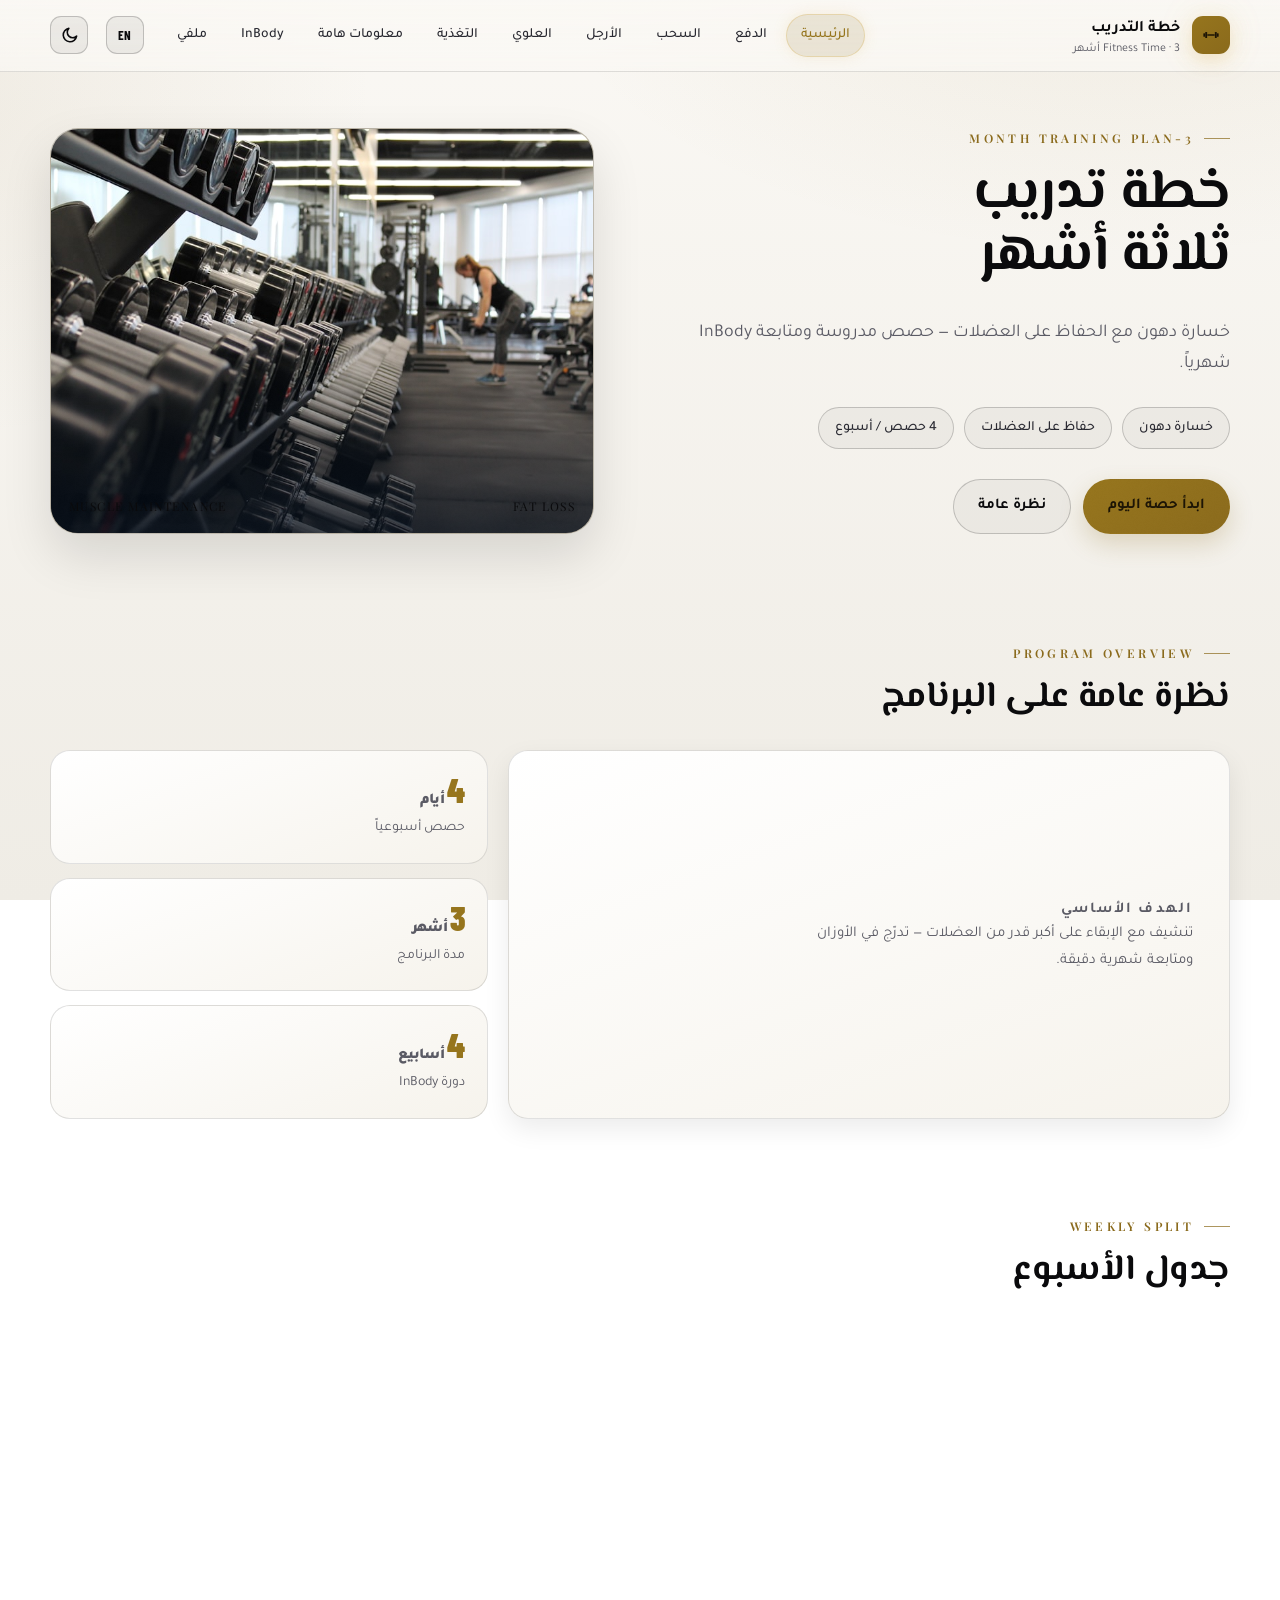
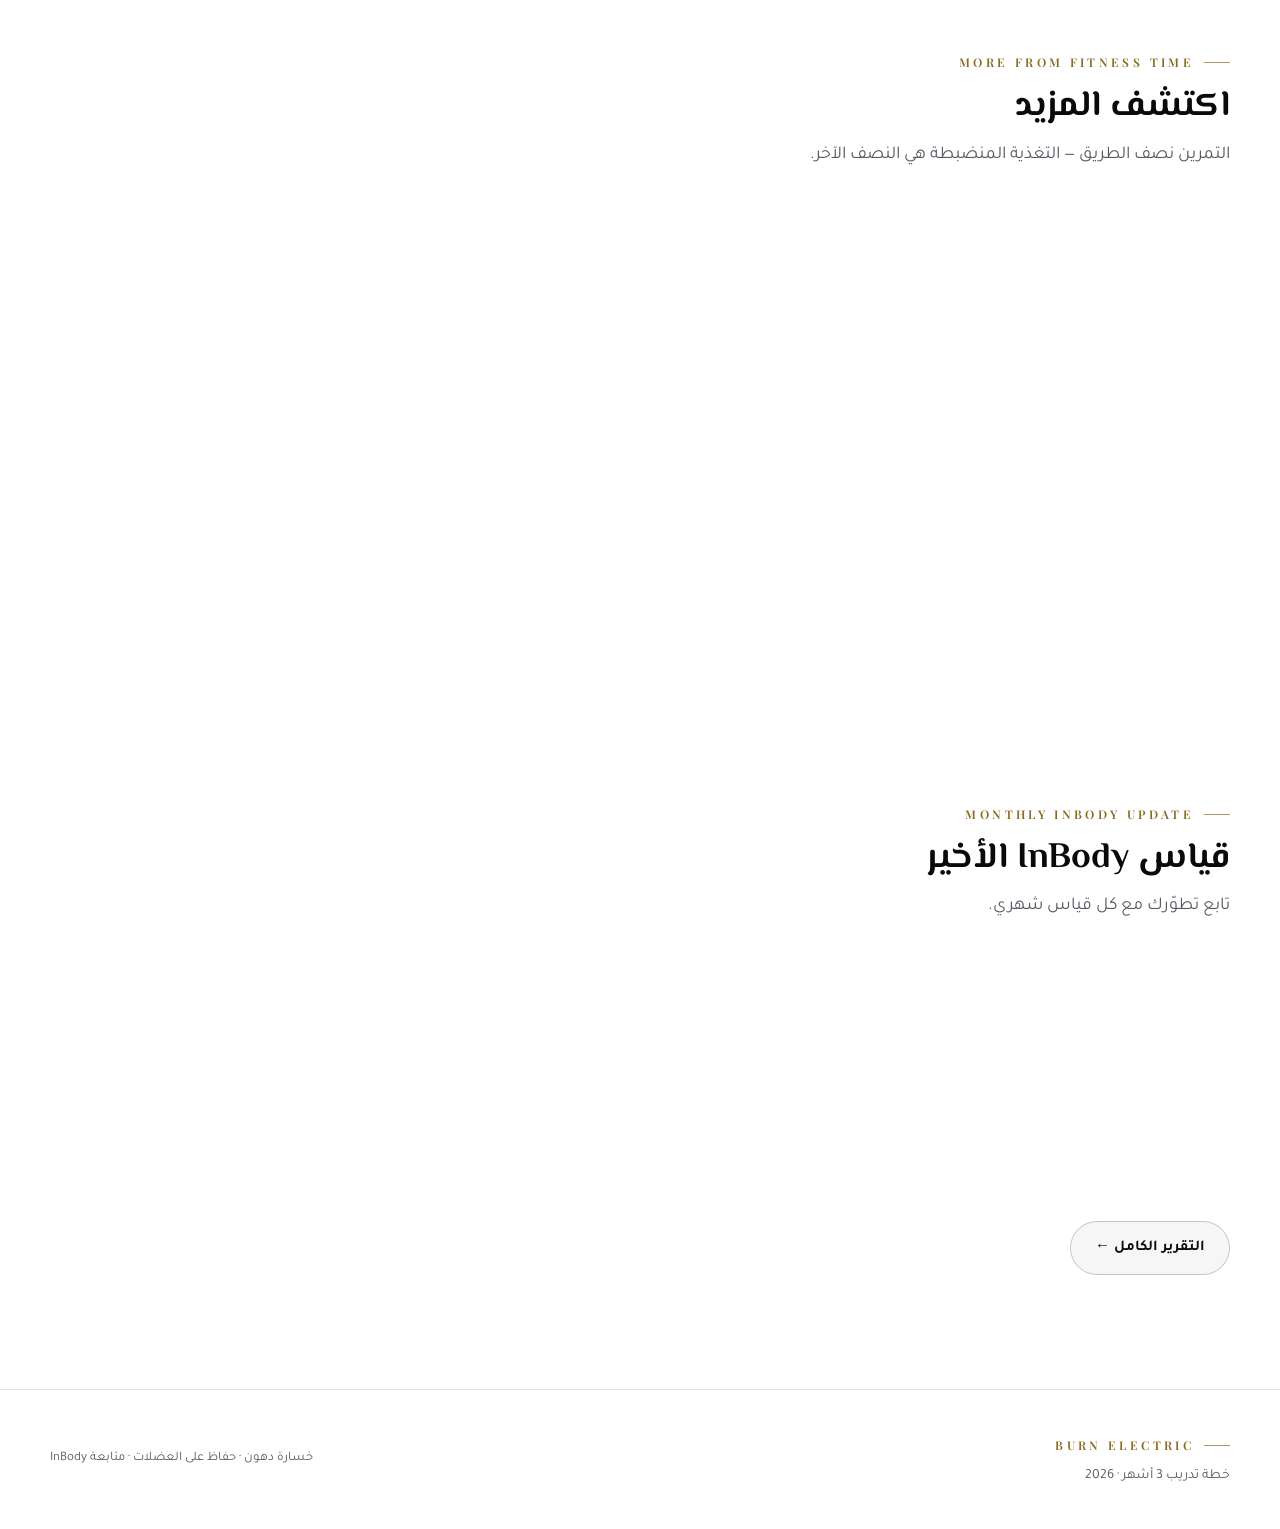
<file: index.html>
<!DOCTYPE html>
<html lang="ar" dir="rtl">
<head>
  <meta charset="UTF-8">
  <meta name="viewport" content="width=device-width, initial-scale=1.0, viewport-fit=cover">
  <meta name="apple-mobile-web-app-capable" content="yes">
  <meta name="apple-mobile-web-app-status-bar-style" content="black-translucent">
  <meta name="apple-mobile-web-app-title" content="خطة التدريب">
  <meta name="format-detection" content="telephone=no">
  <title>خطة التدريب — 3 أشهر | Fitness Time</title>
  <meta name="description" content="خطة تدريب 3 أشهر لخسارة الدهون والحفاظ على العضلات — بوش، بُل، أرجل، علوي، مع متابعة InBody.">
  <meta name="theme-color" content="#09090b">
  <meta property="og:title" content="BURN Electric — خطة التدريب 3 أشهر">
  <meta property="og:description" content="برنامج خسارة دهون مع الحفاظ على العضلات — 4 حصص أسبوعية ومتابعة InBody.">
  <meta property="og:type" content="website">
  <link rel="icon" href="assets/icon.svg" type="image/svg+xml">
  <link rel="manifest" href="manifest.webmanifest">
  <link rel="apple-touch-icon" href="assets/icon.svg">
  <script>try{var t=JSON.parse(localStorage.getItem('theme'));if(t)document.documentElement.dataset.theme=t;var L=JSON.parse(localStorage.getItem('lang'));if(L==='en'){document.documentElement.lang='en';document.documentElement.dir='ltr';}}catch(e){}</script>
  <link rel="stylesheet" href="assets/styles.css">
</head>
<body>
  <!-- nav -->
  <header class="nav">
    <div class="wrap nav-in">
      <a class="brand" href="index.html">
        <span class="mark">
          <svg width="22" height="22" viewBox="0 0 512 512" fill="currentColor"><rect x="78" y="216" width="40" height="80" rx="12"/><rect x="122" y="186" width="44" height="140" rx="14"/><rect x="346" y="186" width="44" height="140" rx="14"/><rect x="394" y="216" width="40" height="80" rx="12"/><rect x="166" y="240" width="180" height="32" rx="16"/></svg>
        </span>
        <span>خطة التدريب<small>Fitness Time · 3 أشهر</small></span>
      </a>
      <nav class="nav-links">
        <a href="index.html">الرئيسية</a>
        <a href="push.html">الدفع</a>
        <a href="pull.html">السحب</a>
        <a href="legs.html">الأرجل</a>
        <a href="upper.html">العلوي</a>
        <a href="nutrition.html">التغذية</a>
        <a href="info.html">معلومات هامة</a>
        <a href="inbody.html">InBody</a>
        <a href="profile.html">ملفي</a>
      </nav>
      <button class="theme-toggle" id="themeToggle" type="button" aria-label="تبديل الوضع"></button>
    </div>
  </header>

  <!-- hero / cover -->
  <main>
    <section class="hero wrap">
      <div class="hero-grid">
        <div class="hero-copy" data-reveal>
          <p class="greet" data-greet hidden></p>
          <p class="eyebrow">3-Month Training Plan</p>
          <h1 class="display">خطة تدريب<br>ثلاثة أشهر</h1>
          <p class="lead">خسارة دهون مع الحفاظ على العضلات — حصص مدروسة ومتابعة InBody شهرياً.</p>
          <div class="hero-tags">
            <span class="tag">خسارة دهون</span>
            <span class="tag">حفاظ على العضلات</span>
            <span class="tag" data-week-tag>4 حصص / أسبوع</span>
          </div>
          <div class="hero-cta">
            <a class="btn btn-gold" href="push.html">ابدأ حصة اليوم</a>
            <a class="btn btn-ghost" href="#overview">نظرة عامة</a>
          </div>
        </div>
        <div class="frame photo-frame" data-reveal>
          <img src="assets/img/hero-gym.jpg" alt="صالة الأوزان الحرة" loading="eager" decoding="async">
          <div class="frame-cap"><span>FAT LOSS</span><span>MUSCLE MAINTENANCE</span></div>
        </div>
      </div>
    </section>

    <!-- program overview -->
    <section class="section wrap" id="overview">
      <p class="eyebrow" data-reveal>Program Overview</p>
      <h2 class="section-title" data-reveal>نظرة عامة على البرنامج</h2>
      <div class="overview-grid" style="margin-top:32px">
        <div class="card overview-main" data-reveal>
          <p class="overview-label">الهدف الأساسي</p>
          <p class="overview-text">تنشيف مع الإبقاء على أكبر قدر من العضلات — تدرّج في الأوزان ومتابعة شهرية دقيقة.</p>
        </div>
        <div class="overview-stats" data-reveal>
          <div class="stat">
            <div class="v">4<small> أيام</small></div>
            <div class="k">حصص أسبوعياً</div>
          </div>
          <div class="stat">
            <div class="v">3<small> أشهر</small></div>
            <div class="k">مدة البرنامج</div>
          </div>
          <div class="stat">
            <div class="v">4<small> أسابيع</small></div>
            <div class="k">دورة InBody</div>
          </div>
        </div>
      </div>
    </section>

    <!-- weekly schedule / day picker -->
    <section class="section wrap" id="days">
      <p class="eyebrow" data-reveal>Weekly Split</p>
      <h2 class="section-title" data-reveal>جدول الأسبوع</h2>
      <div class="cards c4" style="margin-top:26px">
        <a class="card day-card" href="push.html" data-reveal>
          <div class="num">01</div>
          <div class="when">السبت · Push</div>
          <h3>يوم الدفع</h3>
          <div class="focus"><span>صدر</span><span>أكتاف</span><span>ترايسبس</span></div>
          <div class="go">عرض التمارين ←</div>
        </a>
        <a class="card day-card" href="pull.html" data-reveal>
          <div class="num">02</div>
          <div class="when">الأحد · Pull</div>
          <h3>يوم السحب</h3>
          <div class="focus"><span>ظهر</span><span>كتف خلفي</span><span>بايسبس</span></div>
          <div class="go">عرض التمارين ←</div>
        </a>
        <a class="card day-card" href="upper.html" data-reveal>
          <div class="num">03</div>
          <div class="when">الثلاثاء · Upper</div>
          <h3>الجزء العلوي</h3>
          <div class="focus"><span>صدر</span><span>ظهر</span><span>ذراع</span></div>
          <div class="go">عرض التمارين ←</div>
        </a>
        <a class="card day-card" href="legs.html" data-reveal>
          <div class="num">04</div>
          <div class="when">الأربعاء · Legs</div>
          <h3>يوم الأرجل</h3>
          <div class="focus"><span>أمامي</span><span>خلفي</span><span>سمانة</span></div>
          <div class="go">عرض التمارين ←</div>
        </a>
      </div>
    </section>

    <!-- discover: important info + nutrition -->
    <section class="section wrap" id="discover">
      <p class="eyebrow" data-reveal>More from Fitness Time</p>
      <h2 class="section-title" data-reveal>اكتشف المزيد</h2>
      <p class="lead" data-reveal>التمرين نصف الطريق — التغذية المنضبطة هي النصف الآخر.</p>
      <div class="cards c2" style="margin-top:26px">
        <a class="feature" href="info.html" data-reveal>
          <div class="feature-img"><img src="assets/img/hero-weights.jpg" alt="معلومات هامة" loading="lazy" decoding="async"></div>
          <div class="feature-body">
            <p class="eyebrow">Important Info</p>
            <h3>معلومات هامة</h3>
            <p>قواعد الوزن والتغذية والكارديو والوجبة المفتوحة.</p>
            <span class="go">عرض التعليمات ←</span>
          </div>
        </a>
        <a class="feature" href="nutrition.html" data-reveal>
          <div class="feature-img"><img src="assets/img/food-salmon.jpg" alt="التغذية الصحية" loading="lazy" decoding="async"></div>
          <div class="feature-body">
            <p class="eyebrow">Nutrition</p>
            <h3>الأكل الصحي</h3>
            <p>وجبات عالية البروتين متوازنة الماكروز.</p>
            <span class="go">دليل التغذية ←</span>
          </div>
        </a>
      </div>
    </section>

    <!-- inbody summary -->
    <section class="section wrap" id="inbody">
      <p class="eyebrow" data-reveal>Monthly InBody Update</p>
      <h2 class="section-title" data-reveal>قياس InBody الأخير</h2>
      <p class="lead" data-reveal>تابع تطوّرك مع كل قياس شهري.</p>
      <div class="cards c4" style="margin-top:26px; align-items:start">
        <div class="card score-card" data-reveal>
          <div class="score-ring" style="--p:69"><div><b>69</b><span>InBody Score</span></div></div>
          <p style="margin-top:4px">من 100 نقطة</p>
        </div>
        <div class="stat" data-reveal>
          <div class="v">67.5<small> كجم</small></div>
          <div class="k">الوزن الحالي</div>
          <div class="range">المستهدف: 65.1 كجم</div>
        </div>
        <div class="stat" data-reveal>
          <div class="v">28.4<small> كجم</small></div>
          <div class="k">الكتلة العضلية (SMM)</div>
          <div class="range">ضمن النطاق الطبيعي</div>
        </div>
        <div class="stat" data-reveal>
          <div class="v">24.6<small> %</small></div>
          <div class="k">نسبة الدهون (PBF)</div>
          <div class="bar"><i style="width:62%"></i></div>
        </div>
      </div>
      <div class="hero-cta" data-reveal><a class="btn btn-ghost" href="inbody.html">التقرير الكامل ←</a></div>
    </section>
  </main>

  <!-- footer / connect -->
  <footer class="footer">
    <div class="wrap footer-grid">
      <div>
        <p class="eyebrow" style="margin-bottom:8px">BURN Electric</p>
        <div class="muted">خطة تدريب 3 أشهر · 2026</div>
      </div>
      <div class="muted" style="font-size:13px;text-align:end">خسارة دهون · حفاظ على العضلات · متابعة InBody</div>
    </div>
  </footer>

  <script src="assets/i18n.js"></script>
  <script src="assets/app.js" defer></script>

  <!-- ===== Bottom Navigation Bar (mobile only) ===== -->
  <nav class="bottom-nav" role="navigation" aria-label="تنقل سريع">

    <!-- الرئيسية -->
    <a class="bottom-nav__item active" href="index.html" aria-label="الرئيسية">
      <svg viewBox="0 0 24 24" aria-hidden="true">
        <path d="M3 9.5L12 3l9 6.5V20a1 1 0 01-1 1H5a1 1 0 01-1-1V9.5z"/>
        <path d="M9 21V12h6v9"/>
      </svg>
      <span>الرئيسية</span>
    </a>

    <a class="bottom-nav__item" href="push.html" aria-label="التدريب">
      <svg width="24" height="24" viewBox="0 0 24 24" fill="none" stroke="currentColor" stroke-width="2" stroke-linecap="round" stroke-linejoin="round"><path d="M6.5 6.5h11M6.5 17.5h11M3 12h18"/><circle cx="12" cy="12" r="1"/></svg>
      <span>التدريب</span>
    </a>

    <!-- التغذية -->
    <a class="bottom-nav__item" href="nutrition.html" aria-label="التغذية">
      <svg viewBox="0 0 24 24" aria-hidden="true">
        <path d="M12 2a7 7 0 00-7 7c0 3.87 3.13 7 7 7s7-3.13 7-7a7 7 0 00-7-7z"/>
        <path d="M12 16v6M8 22h8"/>
      </svg>
      <span>التغذية</span>
    </a>

    <!-- InBody -->
    <a class="bottom-nav__item" href="inbody.html" aria-label="InBody">
      <svg viewBox="0 0 24 24" aria-hidden="true">
        <path d="M3 3v18h18"/>
        <path d="M7 16l4-4 4 4 4-8"/>
      </svg>
      <span>InBody</span>
    </a>

    <!-- معلومات -->
    <a class="bottom-nav__item" href="profile.html" aria-label="ملفي">
      <svg width="24" height="24" viewBox="0 0 24 24" fill="none" stroke="currentColor" stroke-width="2" stroke-linecap="round" stroke-linejoin="round"><path d="M20 21v-2a4 4 0 0 0-4-4H8a4 4 0 0 0-4 4v2"/><circle cx="12" cy="7" r="4"/></svg>
      <span>ملفي</span>
    </a>

  </nav>

</body>
</html>
</file>
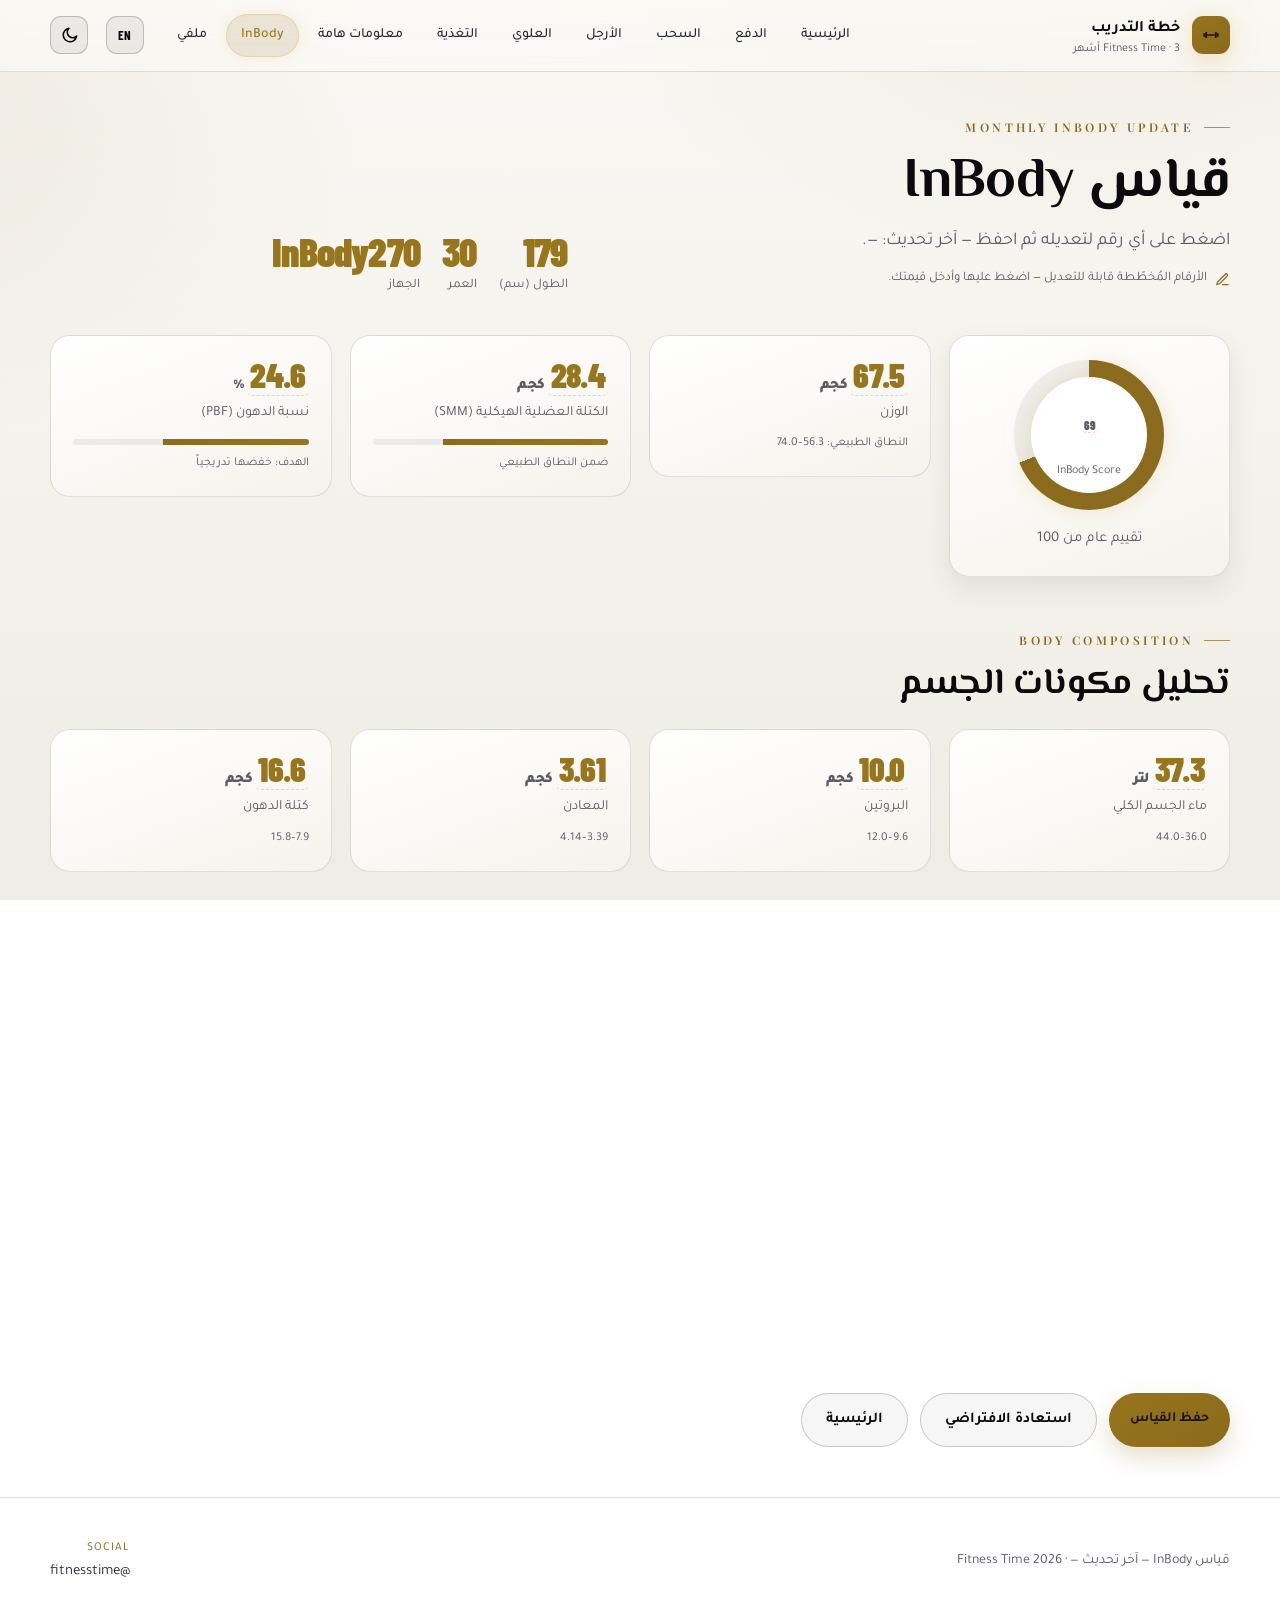
<file: inbody.html>
<!DOCTYPE html>
<html lang="ar" dir="rtl">
<head>
  <meta charset="UTF-8">
  <meta name="viewport" content="width=device-width, initial-scale=1.0, viewport-fit=cover">
  <meta name="apple-mobile-web-app-capable" content="yes">
  <meta name="apple-mobile-web-app-status-bar-style" content="black-translucent">
  <meta name="apple-mobile-web-app-title" content="خطة التدريب">
  <meta name="format-detection" content="telephone=no">
  <title>قياس InBody | خطة التدريب</title>
  <meta name="description" content="تقرير InBody: الوزن، الكتلة العضلية، نسبة الدهون، ونقاط القياس — إدخال يدوي ومتابعة شهرية.">
  <meta name="theme-color" content="#09090b">
  <link rel="icon" href="assets/icon.svg" type="image/svg+xml">
  <link rel="manifest" href="manifest.webmanifest">
  <script>try{var t=JSON.parse(localStorage.getItem('theme'));if(t)document.documentElement.dataset.theme=t;var L=JSON.parse(localStorage.getItem('lang'));if(L==='en'){document.documentElement.lang='en';document.documentElement.dir='ltr';}}catch(e){}</script>
  <link rel="stylesheet" href="assets/styles.css">
</head>
<body data-day="inbody">
  <header class="nav">
    <div class="wrap nav-in">
      <a class="brand" href="index.html">
        <span class="mark"><svg width="22" height="22" viewBox="0 0 512 512" fill="currentColor"><rect x="78" y="216" width="40" height="80" rx="12"/><rect x="122" y="186" width="44" height="140" rx="14"/><rect x="346" y="186" width="44" height="140" rx="14"/><rect x="394" y="216" width="40" height="80" rx="12"/><rect x="166" y="240" width="180" height="32" rx="16"/></svg></span>
        <span>خطة التدريب<small>Fitness Time · 3 أشهر</small></span>
      </a>
      <nav class="nav-links">
        <a href="index.html">الرئيسية</a>
        <a href="push.html">الدفع</a>
        <a href="pull.html">السحب</a>
        <a href="legs.html">الأرجل</a>
        <a href="upper.html">العلوي</a>
        <a href="nutrition.html">التغذية</a>
        <a href="info.html">معلومات هامة</a>
        <a href="inbody.html">InBody</a>
        <a href="profile.html">ملفي</a>
      </nav>
      <button class="theme-toggle" id="themeToggle" type="button" aria-label="تبديل الوضع"></button>
    </div>
  </header>

  <main class="wrap">
    <section class="workout-head">
      <div data-reveal>
        <p class="eyebrow">Monthly InBody Update</p>
        <h1 class="display">قياس InBody</h1>
        <p class="lead">اضغط على أي رقم لتعديله ثم احفظ — آخر تحديث: <span data-ib-date>—</span>.</p>
        <div class="ib-hint">
          <svg viewBox="0 0 24 24" fill="none" stroke="currentColor" stroke-width="2" stroke-linecap="round" stroke-linejoin="round"><path d="M12 20h9M16.5 3.5a2.1 2.1 0 0 1 3 3L7 19l-4 1 1-4 12.5-12.5z"/></svg>
          الأرقام المُخطّطة قابلة للتعديل — اضغط عليها وأدخل قيمتك.
        </div>
      </div>
      <div class="kpis" data-reveal>
        <div class="kpi"><b><span class="ib" data-ib="height" contenteditable="true" inputmode="decimal">179</span></b><span>الطول (سم)</span></div>
        <div class="kpi"><b><span class="ib" data-ib="age" contenteditable="true" inputmode="numeric">30</span></b><span>العمر</span></div>
        <div class="kpi"><b>InBody270</b><span>الجهاز</span></div>
      </div>
    </section>

    <!-- top: score + key stats -->
    <section class="cards c4" style="margin-top:28px; align-items:start">
      <div class="card score-card" data-reveal>
        <div class="score-ring" style="--p:69"><div><b><span class="ib" data-ib="score" contenteditable="true" inputmode="numeric">69</span></b><span>InBody Score</span></div></div>
        <p style="margin-top:4px">تقييم عام من 100</p>
      </div>
      <div class="stat" data-reveal>
        <div class="v"><span class="ib" data-ib="weight" contenteditable="true" inputmode="decimal">67.5</span><small> كجم</small></div>
        <div class="k">الوزن</div>
        <div class="range">النطاق الطبيعي: 56.3–74.0</div>
      </div>
      <div class="stat" data-reveal>
        <div class="v"><span class="ib" data-ib="smm" contenteditable="true" inputmode="decimal">28.4</span><small> كجم</small></div>
        <div class="k">الكتلة العضلية الهيكلية (SMM)</div>
        <div class="bar"><i style="width:70%"></i></div>
        <div class="range">ضمن النطاق الطبيعي</div>
      </div>
      <div class="stat" data-reveal>
        <div class="v"><span class="ib" data-ib="pbf" contenteditable="true" inputmode="decimal">24.6</span><small> %</small></div>
        <div class="k">نسبة الدهون (PBF)</div>
        <div class="bar"><i style="width:62%"></i></div>
        <div class="range">الهدف: خفضها تدريجياً</div>
      </div>
    </section>

    <!-- body composition -->
    <section class="section" style="padding-top:48px">
      <p class="eyebrow" data-reveal>Body Composition</p>
      <h2 class="section-title" data-reveal>تحليل مكونات الجسم</h2>
      <div class="cards c4" style="margin-top:24px">
        <div class="stat" data-reveal><div class="v"><span class="ib" data-ib="tbw" contenteditable="true" inputmode="decimal">37.3</span><small> لتر</small></div><div class="k">ماء الجسم الكلي</div><div class="range">36.0–44.0</div></div>
        <div class="stat" data-reveal><div class="v"><span class="ib" data-ib="protein" contenteditable="true" inputmode="decimal">10.0</span><small> كجم</small></div><div class="k">البروتين</div><div class="range">9.6–12.0</div></div>
        <div class="stat" data-reveal><div class="v"><span class="ib" data-ib="mineral" contenteditable="true" inputmode="decimal">3.61</span><small> كجم</small></div><div class="k">المعادن</div><div class="range">3.39–4.14</div></div>
        <div class="stat" data-reveal><div class="v"><span class="ib" data-ib="fatmass" contenteditable="true" inputmode="decimal">16.6</span><small> كجم</small></div><div class="k">كتلة الدهون</div><div class="range">7.9–15.8</div></div>
      </div>
    </section>

    <!-- weight control + indicators -->
    <section class="section" style="padding-top:8px">
      <div class="cards c2" style="align-items:start">
        <div class="panel" data-reveal>
          <h2>التحكم بالوزن</h2>
          <div class="cards c3" style="margin-top:6px">
            <div class="stat"><div class="v"><span class="ib" data-ib="target" contenteditable="true" inputmode="decimal">65.1</span><small> كجم</small></div><div class="k">الوزن المستهدف</div></div>
            <div class="stat"><div class="v" style="color:#e08b6a"><span class="ib" data-ib="adjust" contenteditable="true" inputmode="decimal">-2.4</span><small> كجم</small></div><div class="k">تعديل الوزن</div></div>
            <div class="stat"><div class="v" style="color:#e08b6a"><span class="ib" data-ib="fatreduce" contenteditable="true" inputmode="decimal">-4.6</span><small> كجم</small></div><div class="k">تقليل الدهون</div></div>
          </div>
          <ul class="note-list" style="margin-top:18px">
            <li>الهدف خفض الدهون مع الحفاظ على العضلات قدر الإمكان.</li>
            <li>أعد القياس بعد 4 أسابيع لرصد التغيّر.</li>
          </ul>
        </div>
        <div class="panel" data-reveal>
          <h2>مؤشرات إضافية</h2>
          <div class="cards c3" style="margin-top:6px">
            <div class="stat"><div class="v"><span class="ib" data-ib="bmi" contenteditable="true" inputmode="decimal">22.8</span></div><div class="k">مؤشر كتلة الجسم BMI</div><div class="range">18.5–25.0</div></div>
            <div class="stat"><div class="v"><span class="ib" data-ib="whr" contenteditable="true" inputmode="decimal">0.85</span></div><div class="k">نسبة الخصر/الورك</div><div class="range">0.80–0.90</div></div>
            <div class="stat"><div class="v"><span class="ib" data-ib="vfl" contenteditable="true" inputmode="numeric">6</span></div><div class="k">مستوى الدهون الحشوية</div><div class="range">طبيعي (1–9)</div></div>
          </div>
          <ul class="note-list" style="margin-top:18px">
            <li>الدهون الحشوية ضمن المستوى الآمن — حافظ عليها.</li>
            <li>BMI ضمن النطاق الطبيعي.</li>
          </ul>
        </div>
      </div>
    </section>

    <div class="hero-cta" data-reveal style="margin-top:8px">
      <button class="btn btn-gold" id="ibSave" type="button">حفظ القياس</button>
      <button class="btn btn-ghost" id="ibReset" type="button">استعادة الافتراضي</button>
      <a class="btn btn-ghost" href="index.html">الرئيسية</a>
    </div>
  </main>

  <footer class="footer">
    <div class="wrap footer-grid">
      <div class="muted">قياس InBody — آخر تحديث <span data-ib-date>—</span> · Fitness Time 2026</div>
      <div class="contact"><div><span>SOCIAL</span>@fitnesstime</div></div>
    </div>
  </footer>

  <script src="assets/i18n.js"></script>
  <script src="assets/app.js" defer></script>

  <!-- Bottom Navigation Bar (Mobile) -->
  <nav class="bottom-nav" role="navigation" aria-label="تنقل سريع">
    <a class="bottom-nav__item" href="index.html" aria-label="الرئيسية">
      <svg width="24" height="24" viewBox="0 0 24 24" fill="none" stroke="currentColor" stroke-width="2" stroke-linecap="round" stroke-linejoin="round"><path d="m3 9 9-7 9 7v11a2 2 0 0 1-2 2H5a2 2 0 0 1-2-2z"/><polyline points="9 22 9 12 15 12 15 22"/></svg>
      <span>الرئيسية</span>
    </a>
    <a class="bottom-nav__item" href="push.html" aria-label="التدريب">
      <svg width="24" height="24" viewBox="0 0 24 24" fill="none" stroke="currentColor" stroke-width="2" stroke-linecap="round" stroke-linejoin="round"><path d="M6.5 6.5h11M6.5 17.5h11M3 12h18"/><circle cx="12" cy="12" r="1"/></svg>
      <span>التدريب</span>
    </a>
    <a class="bottom-nav__item" href="nutrition.html" aria-label="التغذية">
      <svg width="24" height="24" viewBox="0 0 24 24" fill="none" stroke="currentColor" stroke-width="2" stroke-linecap="round" stroke-linejoin="round"><path d="M11 2a2 2 0 0 0-2 2v5H4a2 2 0 0 0-2 2v3c0 1.1.9 2 2 2h3v4a2 2 0 0 0 2 2h2a2 2 0 0 0 2-2v-4h3a2 2 0 0 0 2-2v-3a2 2 0 0 0-2-2h-5V4a2 2 0 0 0-2-2h-2z"/></svg>
      <span>التغذية</span>
    </a>
    <a class="bottom-nav__item active" href="inbody.html" aria-label="InBody">
      <svg width="24" height="24" viewBox="0 0 24 24" fill="none" stroke="currentColor" stroke-width="2" stroke-linecap="round" stroke-linejoin="round"><line x1="18" y1="20" x2="18" y2="10"/><line x1="12" y1="20" x2="12" y2="4"/><line x1="6" y1="20" x2="6" y2="14"/></svg>
      <span>InBody</span>
    </a>
    <a class="bottom-nav__item" href="profile.html" aria-label="ملفي">
      <svg width="24" height="24" viewBox="0 0 24 24" fill="none" stroke="currentColor" stroke-width="2" stroke-linecap="round" stroke-linejoin="round"><path d="M20 21v-2a4 4 0 0 0-4-4H8a4 4 0 0 0-4 4v2"/><circle cx="12" cy="7" r="4"/></svg>
      <span>ملفي</span>
    </a>
  </nav>

</body>
</html>
</file>
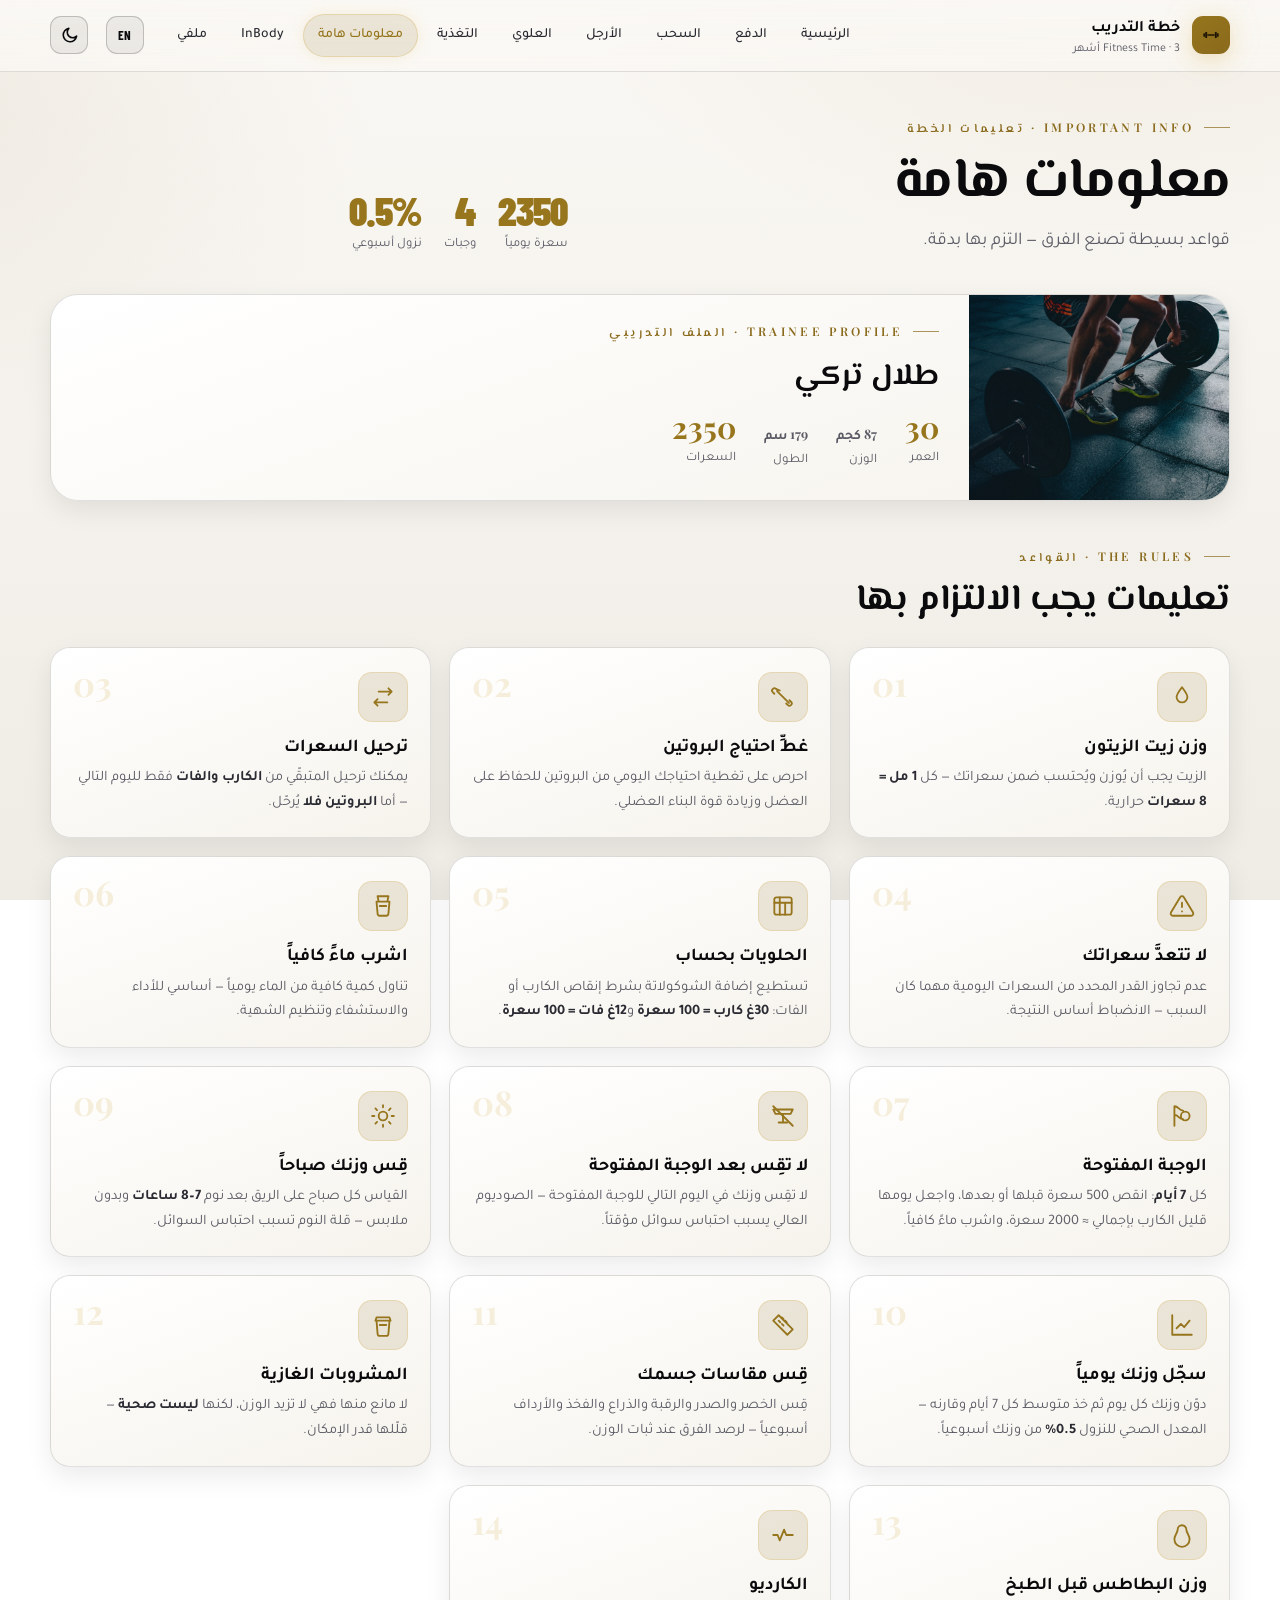
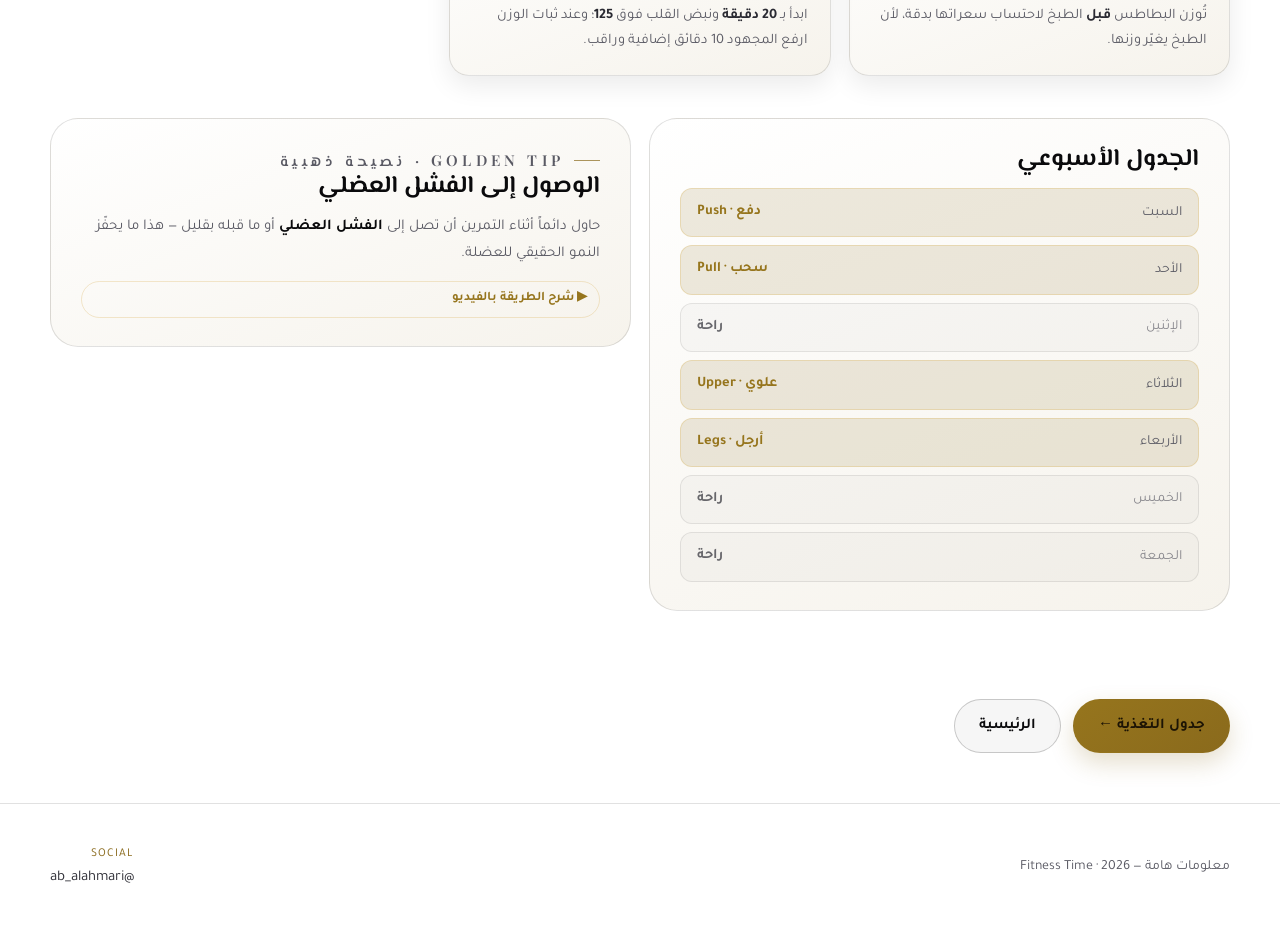
<file: info.html>
<!DOCTYPE html>
<html lang="ar" dir="rtl">
<head>
  <meta charset="UTF-8">
  <meta name="viewport" content="width=device-width, initial-scale=1.0, viewport-fit=cover">
  <meta name="apple-mobile-web-app-capable" content="yes">
  <meta name="apple-mobile-web-app-status-bar-style" content="black-translucent">
  <meta name="apple-mobile-web-app-title" content="خطة التدريب">
  <meta name="format-detection" content="telephone=no">
  <title>معلومات هامة | خطة التدريب</title>
  <meta name="description" content="تعليمات وقواعد الخطة: التغذية، قياس الوزن، الوجبة المفتوحة، الكارديو، والمقاسات الأسبوعية.">
  <meta name="theme-color" content="#09090b">
  <link rel="icon" href="assets/icon.svg" type="image/svg+xml">
  <link rel="manifest" href="manifest.webmanifest">
  <link rel="apple-touch-icon" href="assets/icon.svg">
  <script>try{var t=JSON.parse(localStorage.getItem('theme'));if(t)document.documentElement.dataset.theme=t;var L=JSON.parse(localStorage.getItem('lang'));if(L==='en'){document.documentElement.lang='en';document.documentElement.dir='ltr';}}catch(e){}</script>
  <link rel="stylesheet" href="assets/styles.css">
</head>
<body data-day="info">
  <header class="nav">
    <div class="wrap nav-in">
      <a class="brand" href="index.html">
        <span class="mark"><svg width="22" height="22" viewBox="0 0 512 512" fill="currentColor"><rect x="78" y="216" width="40" height="80" rx="12"/><rect x="122" y="186" width="44" height="140" rx="14"/><rect x="346" y="186" width="44" height="140" rx="14"/><rect x="394" y="216" width="40" height="80" rx="12"/><rect x="166" y="240" width="180" height="32" rx="16"/></svg></span>
        <span>خطة التدريب<small>Fitness Time · 3 أشهر</small></span>
      </a>
      <nav class="nav-links">
        <a href="index.html">الرئيسية</a>
        <a href="push.html">الدفع</a>
        <a href="pull.html">السحب</a>
        <a href="legs.html">الأرجل</a>
        <a href="upper.html">العلوي</a>
        <a href="nutrition.html">التغذية</a>
        <a href="info.html">معلومات هامة</a>
        <a href="inbody.html">InBody</a>
        <a href="profile.html">ملفي</a>
      </nav>
      <button class="theme-toggle" id="themeToggle" type="button" aria-label="تبديل الوضع"></button>
    </div>
  </header>

  <main class="wrap">
    <section class="workout-head">
      <div data-reveal>
        <p class="eyebrow">Important Info · تعليمات الخطة</p>
        <h1 class="display">معلومات هامة</h1>
        <p class="lead">قواعد بسيطة تصنع الفرق — التزم بها بدقة.</p>
      </div>
      <div class="kpis" data-reveal>
        <div class="kpi"><b data-profile-calories>2350</b><span>سعرة يومياً</span></div>
        <div class="kpi"><b>4</b><span>وجبات</span></div>
        <div class="kpi"><b>0.5%</b><span>نزول أسبوعي</span></div>
      </div>
    </section>

    <!-- profile strip -->
    <section class="profile-strip" data-reveal>
      <div class="profile-photo"><img src="assets/img/hero-weights.jpg" alt="الملف التدريبي" loading="lazy" decoding="async"></div>
      <div class="profile-body">
        <p class="eyebrow">Trainee Profile · الملف التدريبي</p>
        <h2 data-profile-name>طلال تركي</h2>
        <div class="profile-stats">
          <div><b data-profile-age>30</b><span>العمر</span></div>
          <div><b><span data-profile-weight>87</span><small> كجم</small></b><span>الوزن</span></div>
          <div><b><span data-profile-height>179</span><small> سم</small></b><span>الطول</span></div>
          <div><b data-profile-calories>2350</b><span>السعرات</span></div>
        </div>
      </div>
    </section>

    <!-- tips grid -->
    <section class="section" style="padding:40px 0 8px">
      <p class="eyebrow" data-reveal>The Rules · القواعد</p>
      <h2 class="section-title" data-reveal>تعليمات يجب الالتزام بها</h2>
      <div class="tip-grid">

        <article class="tip" data-reveal>
          <span class="tip-no">01</span>
          <div class="tip-ic"><svg viewBox="0 0 24 24" fill="none" stroke="currentColor" stroke-width="1.7" stroke-linecap="round" stroke-linejoin="round"><path d="M12 3c3 4 5 6.5 5 9a5 5 0 0 1-10 0c0-2.5 2-5 5-9z"/></svg></div>
          <h3>وزن زيت الزيتون</h3>
          <p>الزيت يجب أن يُوزن ويُحتسب ضمن سعراتك — كل <b>1 مل = 8 سعرات</b> حرارية.</p>
        </article>

        <article class="tip" data-reveal>
          <span class="tip-no">02</span>
          <div class="tip-ic"><svg viewBox="0 0 24 24" fill="none" stroke="currentColor" stroke-width="1.7" stroke-linecap="round" stroke-linejoin="round"><path d="M6.5 6.5l11 11M4 9l-1.5-1.5a2 2 0 0 1 0-2.8l.2-.2a2 2 0 0 1 2.8 0L9 6M15 18l1.5 1.5a2 2 0 0 0 2.8 0l.2-.2a2 2 0 0 0 0-2.8L18 15"/></svg></div>
          <h3>غطِّ احتياج البروتين</h3>
          <p>احرص على تغطية احتياجك اليومي من البروتين للحفاظ على العضل وزيادة قوة البناء العضلي.</p>
        </article>

        <article class="tip" data-reveal>
          <span class="tip-no">03</span>
          <div class="tip-ic"><svg viewBox="0 0 24 24" fill="none" stroke="currentColor" stroke-width="1.7" stroke-linecap="round" stroke-linejoin="round"><path d="M17 4l3 3-3 3M20 7H8M7 20l-3-3 3-3M4 17h12"/></svg></div>
          <h3>ترحيل السعرات</h3>
          <p>يمكنك ترحيل المتبقّي من <b>الكارب والفات</b> فقط لليوم التالي — أما <b>البروتين فلا</b> يُرحّل.</p>
        </article>

        <article class="tip" data-reveal>
          <span class="tip-no">04</span>
          <div class="tip-ic"><svg viewBox="0 0 24 24" fill="none" stroke="currentColor" stroke-width="1.7" stroke-linecap="round" stroke-linejoin="round"><path d="M10.3 3.9 1.8 18a2 2 0 0 0 1.7 3h17a2 2 0 0 0 1.7-3L13.7 3.9a2 2 0 0 0-3.4 0z"/><path d="M12 9v4M12 17h.01"/></svg></div>
          <h3>لا تتعدَّ سعراتك</h3>
          <p>عدم تجاوز القدر المحدد من السعرات اليومية مهما كان السبب — الانضباط أساس النتيجة.</p>
        </article>

        <article class="tip" data-reveal>
          <span class="tip-no">05</span>
          <div class="tip-ic"><svg viewBox="0 0 24 24" fill="none" stroke="currentColor" stroke-width="1.7" stroke-linecap="round" stroke-linejoin="round"><rect x="4" y="4" width="16" height="16" rx="2"/><path d="M4 9h16M9 4v16M14 9v11"/></svg></div>
          <h3>الحلويات بحساب</h3>
          <p>تستطيع إضافة الشوكولاتة بشرط إنقاص الكارب أو الفات: <b>30غ كارب = 100 سعرة</b> و<b>12غ فات = 100 سعرة</b>.</p>
        </article>

        <article class="tip" data-reveal>
          <span class="tip-no">06</span>
          <div class="tip-ic"><svg viewBox="0 0 24 24" fill="none" stroke="currentColor" stroke-width="1.7" stroke-linecap="round" stroke-linejoin="round"><path d="M7 3h10l-1 5H8L7 3zM6 8h12l-1 11a2 2 0 0 1-2 2H9a2 2 0 0 1-2-2L6 8zM9 12h6"/></svg></div>
          <h3>اشرب ماءً كافياً</h3>
          <p>تناول كمية كافية من الماء يومياً — أساسي للأداء والاستشفاء وتنظيم الشهية.</p>
        </article>

        <article class="tip" data-reveal>
          <span class="tip-no">07</span>
          <div class="tip-ic"><svg viewBox="0 0 24 24" fill="none" stroke="currentColor" stroke-width="1.7" stroke-linecap="round" stroke-linejoin="round"><path d="M5 3v18M5 3c4 0 4 4 8 4M5 11c4 0 4 4 8 4M19 12a4 4 0 1 1-8 0 4 4 0 0 1 8 0z"/></svg></div>
          <h3>الوجبة المفتوحة</h3>
          <p>كل <b>7 أيام</b>: انقص 500 سعرة قبلها أو بعدها، واجعل يومها قليل الكارب بإجمالي ≈ 2000 سعرة، واشرب ماءً كافياً.</p>
        </article>

        <article class="tip" data-reveal>
          <span class="tip-no">08</span>
          <div class="tip-ic"><svg viewBox="0 0 24 24" fill="none" stroke="currentColor" stroke-width="1.7" stroke-linecap="round" stroke-linejoin="round"><path d="M3 6h18l-2 4H5L3 6zM12 10v8M8 18h8"/><path d="M3 3l18 18"/></svg></div>
          <h3>لا تقِس بعد الوجبة المفتوحة</h3>
          <p>لا تقِس وزنك في اليوم التالي للوجبة المفتوحة — الصوديوم العالي يسبب احتباس سوائل مؤقتاً.</p>
        </article>

        <article class="tip" data-reveal>
          <span class="tip-no">09</span>
          <div class="tip-ic"><svg viewBox="0 0 24 24" fill="none" stroke="currentColor" stroke-width="1.7" stroke-linecap="round" stroke-linejoin="round"><circle cx="12" cy="12" r="4"/><path d="M12 2v2M12 20v2M2 12h2M20 12h2M5 5l1.5 1.5M17.5 17.5 19 19M19 5l-1.5 1.5M6.5 17.5 5 19"/></svg></div>
          <h3>قِس وزنك صباحاً</h3>
          <p>القياس كل صباح على الريق بعد نوم <b>7–8 ساعات</b> وبدون ملابس — قلة النوم تسبب احتباس السوائل.</p>
        </article>

        <article class="tip" data-reveal>
          <span class="tip-no">10</span>
          <div class="tip-ic"><svg viewBox="0 0 24 24" fill="none" stroke="currentColor" stroke-width="1.7" stroke-linecap="round" stroke-linejoin="round"><path d="M3 3v18h18"/><path d="M7 15l4-4 3 3 5-6"/></svg></div>
          <h3>سجّل وزنك يومياً</h3>
          <p>دوّن وزنك كل يوم ثم خذ متوسط كل 7 أيام وقارنه — المعدل الصحي للنزول <b>0.5%</b> من وزنك أسبوعياً.</p>
        </article>

        <article class="tip" data-reveal>
          <span class="tip-no">11</span>
          <div class="tip-ic"><svg viewBox="0 0 24 24" fill="none" stroke="currentColor" stroke-width="1.7" stroke-linecap="round" stroke-linejoin="round"><path d="M3 8l5-5 13 13-5 5L3 8z"/><path d="M8 8l1.5 1.5M11 5l1.5 1.5M14 8l1.5 1.5M11 11l1.5 1.5"/></svg></div>
          <h3>قِس مقاسات جسمك</h3>
          <p>قِس الخصر والصدر والرقبة والذراع والفخذ والأرداف أسبوعياً — لرصد الفرق عند ثبات الوزن.</p>
        </article>

        <article class="tip" data-reveal>
          <span class="tip-no">12</span>
          <div class="tip-ic"><svg viewBox="0 0 24 24" fill="none" stroke="currentColor" stroke-width="1.7" stroke-linecap="round" stroke-linejoin="round"><path d="M6 8h12l-1 12a2 2 0 0 1-2 2H9a2 2 0 0 1-2-2L6 8zM5 8l1-3h12l1 3M9 12h6"/></svg></div>
          <h3>المشروبات الغازية</h3>
          <p>لا مانع منها فهي لا تزيد الوزن، لكنها <b>ليست صحية</b> — قلّلها قدر الإمكان.</p>
        </article>

        <article class="tip" data-reveal>
          <span class="tip-no">13</span>
          <div class="tip-ic"><svg viewBox="0 0 24 24" fill="none" stroke="currentColor" stroke-width="1.7" stroke-linecap="round" stroke-linejoin="round"><path d="M12 3a4 4 0 0 0-4 4c0 3-3 5-3 9a7 7 0 0 0 14 0c0-4-3-6-3-9a4 4 0 0 0-4-4z"/></svg></div>
          <h3>وزن البطاطس قبل الطبخ</h3>
          <p>تُوزن البطاطس <b>قبل</b> الطبخ لاحتساب سعراتها بدقة، لأن الطبخ يغيّر وزنها.</p>
        </article>

        <article class="tip" data-reveal>
          <span class="tip-no">14</span>
          <div class="tip-ic"><svg viewBox="0 0 24 24" fill="none" stroke="currentColor" stroke-width="1.7" stroke-linecap="round" stroke-linejoin="round"><path d="M3 12h4l2 5 4-10 2 5h6"/></svg></div>
          <h3>الكارديو</h3>
          <p>ابدأ بـ <b>20 دقيقة</b> ونبض القلب فوق <b>125</b>؛ وعند ثبات الوزن ارفع المجهود 10 دقائق إضافية وراقب.</p>
        </article>

      </div>
    </section>

    <!-- weekly split + golden tip -->
    <section class="section" style="padding-top:8px">
      <div class="cards c2" style="align-items:start">
        <div class="panel" data-reveal>
          <h2>الجدول الأسبوعي</h2>
          <div class="week-split">
            <div class="day on"><span>السبت</span><b>دفع · Push</b></div>
            <div class="day on"><span>الأحد</span><b>سحب · Pull</b></div>
            <div class="day off"><span>الإثنين</span><b>راحة</b></div>
            <div class="day on"><span>الثلاثاء</span><b>علوي · Upper</b></div>
            <div class="day on"><span>الأربعاء</span><b>أرجل · Lower</b></div>
            <div class="day off"><span>الخميس</span><b>راحة</b></div>
            <div class="day off"><span>الجمعة</span><b>راحة</b></div>
          </div>
        </div>
        <div class="panel golden-tip" data-reveal>
          <p class="eyebrow">Golden Tip · نصيحة ذهبية</p>
          <h2>الوصول إلى الفشل العضلي</h2>
          <p>حاول دائماً أثناء التمرين أن تصل إلى <b style="color:var(--cream)">الفشل العضلي</b> أو ما قبله بقليل — هذا ما يحفّز النمو الحقيقي للعضلة.</p>
          <a class="ex-link" href="https://youtube.com/shorts/OAzQE8WfzG8?si=k5cypitfYogj3ckj" target="_blank" rel="noopener" style="margin-top:14px">▶ شرح الطريقة بالفيديو</a>
        </div>
      </div>
    </section>

    <div class="hero-cta" data-reveal style="margin-top:24px">
      <a class="btn btn-gold" href="nutrition.html">جدول التغذية ←</a>
      <a class="btn btn-ghost" href="index.html">الرئيسية</a>
    </div>
  </main>

  <footer class="footer">
    <div class="wrap footer-grid">
      <div class="muted">معلومات هامة — Fitness Time · 2026</div>
      <div class="contact"><div><span>SOCIAL</span>@ab_alahmari</div></div>
    </div>
  </footer>

  <script src="assets/i18n.js"></script>
  <script src="assets/app.js" defer></script>

  <!-- Bottom Navigation Bar (Mobile) -->
  <nav class="bottom-nav" role="navigation" aria-label="تنقل سريع">
    <a class="bottom-nav__item" href="index.html" aria-label="الرئيسية">
      <svg width="24" height="24" viewBox="0 0 24 24" fill="none" stroke="currentColor" stroke-width="2" stroke-linecap="round" stroke-linejoin="round"><path d="m3 9 9-7 9 7v11a2 2 0 0 1-2 2H5a2 2 0 0 1-2-2z"/><polyline points="9 22 9 12 15 12 15 22"/></svg>
      <span>الرئيسية</span>
    </a>
    <a class="bottom-nav__item" href="push.html" aria-label="التدريب">
      <svg width="24" height="24" viewBox="0 0 24 24" fill="none" stroke="currentColor" stroke-width="2" stroke-linecap="round" stroke-linejoin="round"><path d="M6.5 6.5h11M6.5 17.5h11M3 12h18"/><circle cx="12" cy="12" r="1"/></svg>
      <span>التدريب</span>
    </a>
    <a class="bottom-nav__item" href="nutrition.html" aria-label="التغذية">
      <svg width="24" height="24" viewBox="0 0 24 24" fill="none" stroke="currentColor" stroke-width="2" stroke-linecap="round" stroke-linejoin="round"><path d="M11 2a2 2 0 0 0-2 2v5H4a2 2 0 0 0-2 2v3c0 1.1.9 2 2 2h3v4a2 2 0 0 0 2 2h2a2 2 0 0 0 2-2v-4h3a2 2 0 0 0 2-2v-3a2 2 0 0 0-2-2h-5V4a2 2 0 0 0-2-2h-2z"/></svg>
      <span>التغذية</span>
    </a>
    <a class="bottom-nav__item" href="inbody.html" aria-label="InBody">
      <svg width="24" height="24" viewBox="0 0 24 24" fill="none" stroke="currentColor" stroke-width="2" stroke-linecap="round" stroke-linejoin="round"><line x1="18" y1="20" x2="18" y2="10"/><line x1="12" y1="20" x2="12" y2="4"/><line x1="6" y1="20" x2="6" y2="14"/></svg>
      <span>InBody</span>
    </a>
    <a class="bottom-nav__item" href="profile.html" aria-label="ملفي">
      <svg width="24" height="24" viewBox="0 0 24 24" fill="none" stroke="currentColor" stroke-width="2" stroke-linecap="round" stroke-linejoin="round"><path d="M20 21v-2a4 4 0 0 0-4-4H8a4 4 0 0 0-4 4v2"/><circle cx="12" cy="7" r="4"/></svg>
      <span>ملفي</span>
    </a>
  </nav>

</body>
</html>
</file>
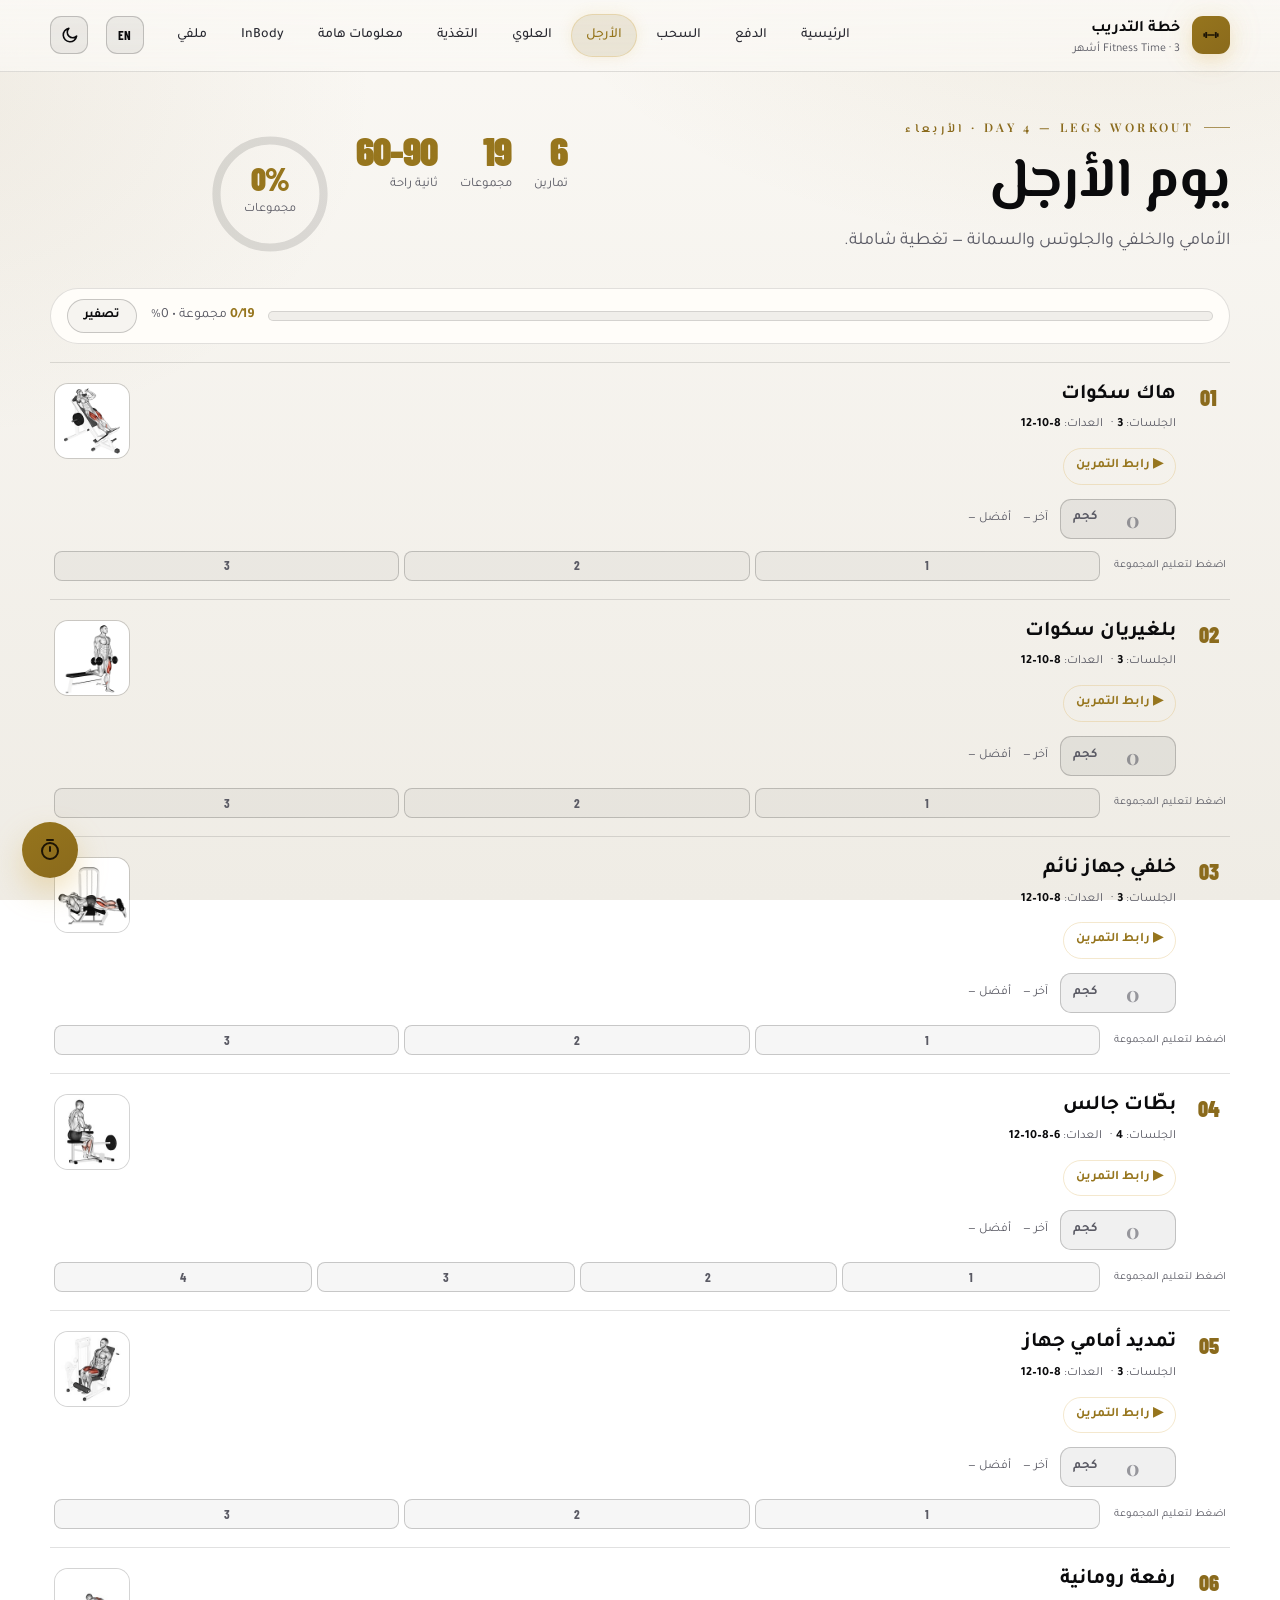
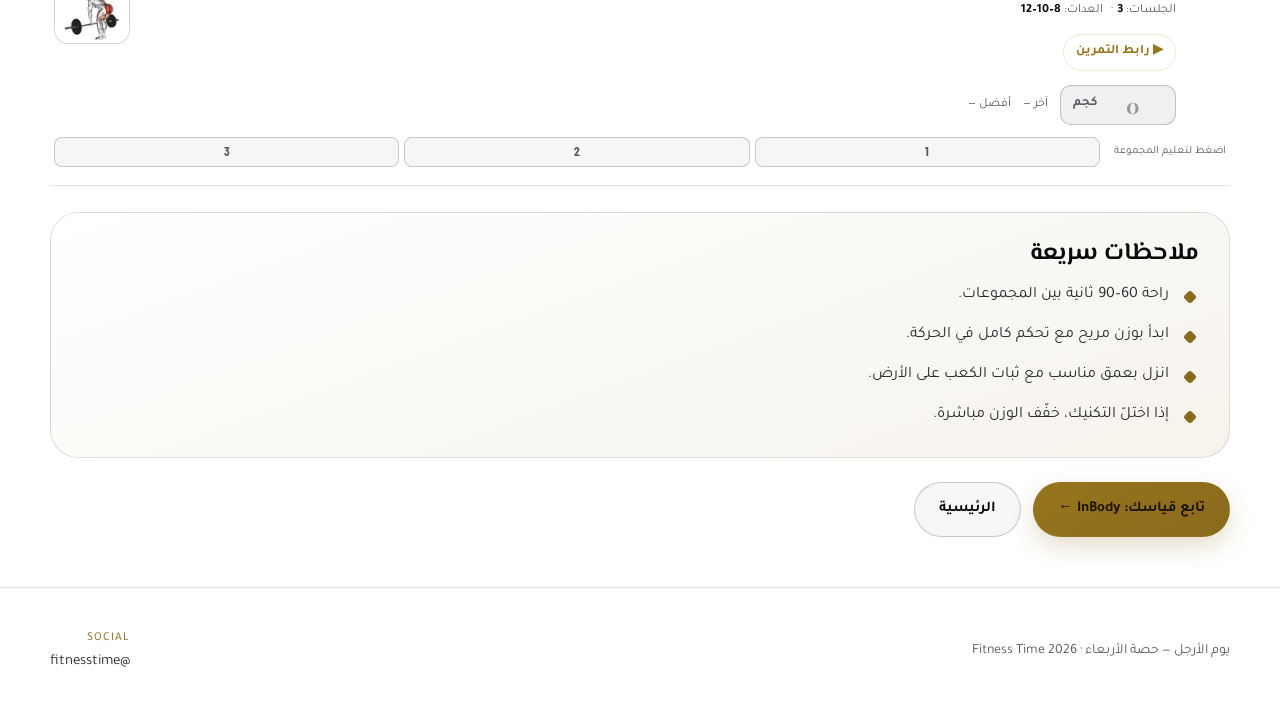
<file: legs.html>
<!DOCTYPE html>
<html lang="ar" dir="rtl">
<head>
  <meta charset="UTF-8">
  <meta name="viewport" content="width=device-width, initial-scale=1.0, viewport-fit=cover">
  <meta name="apple-mobile-web-app-capable" content="yes">
  <meta name="apple-mobile-web-app-status-bar-style" content="black-translucent">
  <meta name="apple-mobile-web-app-title" content="خطة التدريب">
  <meta name="format-detection" content="telephone=no">
  <title>يوم الأرجل — Legs | خطة التدريب</title>
  <meta name="description" content="حصة الأرجل: أمامي، خلفي، جلوتس، سمانة — 6 تمارين شاملة مع روابط الأداء ومتابعة المجموعات.">
  <meta name="theme-color" content="#09090b">
  <link rel="icon" href="assets/icon.svg" type="image/svg+xml">
  <link rel="manifest" href="manifest.webmanifest">
  <script>try{var t=JSON.parse(localStorage.getItem('theme'));if(t)document.documentElement.dataset.theme=t;var L=JSON.parse(localStorage.getItem('lang'));if(L==='en'){document.documentElement.lang='en';document.documentElement.dir='ltr';}}catch(e){}</script>
  <link rel="stylesheet" href="assets/styles.css">
</head>
<body class="has-timer" data-day="legs">
  <header class="nav">
    <div class="wrap nav-in">
      <a class="brand" href="index.html">
        <span class="mark"><svg width="22" height="22" viewBox="0 0 512 512" fill="currentColor"><rect x="78" y="216" width="40" height="80" rx="12"/><rect x="122" y="186" width="44" height="140" rx="14"/><rect x="346" y="186" width="44" height="140" rx="14"/><rect x="394" y="216" width="40" height="80" rx="12"/><rect x="166" y="240" width="180" height="32" rx="16"/></svg></span>
        <span>خطة التدريب<small>Fitness Time · 3 أشهر</small></span>
      </a>
      <nav class="nav-links">
        <a href="index.html">الرئيسية</a>
        <a href="push.html">الدفع</a>
        <a href="pull.html">السحب</a>
        <a href="legs.html">الأرجل</a>
        <a href="upper.html">العلوي</a>
        <a href="nutrition.html">التغذية</a>
        <a href="info.html">معلومات هامة</a>
        <a href="inbody.html">InBody</a>
        <a href="profile.html">ملفي</a>
      </nav>
      <button class="theme-toggle" id="themeToggle" type="button" aria-label="تبديل الوضع"></button>
    </div>
  </header>

  <main class="wrap">
    <section class="workout-head">
      <div data-reveal>
        <p class="eyebrow">Day 4 — Legs Workout · الأربعاء</p>
        <h1 class="display">يوم الأرجل</h1>
        <p class="lead">الأمامي والخلفي والجلوتس والسمانة — تغطية شاملة.</p>
      </div>
      <div class="kpis" data-reveal>
        <div class="kpi"><b>6</b><span>تمارين</span></div>
        <div class="kpi"><b>19</b><span>مجموعات</span></div>
        <div class="kpi"><b>60-90</b><span>ثانية راحة</span></div>
      </div>
    </section>

    <div class="progress-wrap" data-reveal>
      <div class="progress"><i id="progressFill"></i></div>
      <div class="progress-label" id="progressText"><b>0/19</b> مجموعة • 0%</div>
      <button class="btn btn-ghost" id="resetSets" style="padding:8px 16px;font-size:13px">تصفير</button>
    </div>

    <section class="exlist" id="exlist">
      <article class="ex" data-reveal>
        <div class="ex-num">01</div>
        <div class="ex-body">
          <h3>هاك سكوات</h3>
          <div class="ex-meta"><span class="chip">الجلسات: <b>3</b></span><span class="chip">العدات: <b>8–10–12</b></span></div>
          <div class="ex-links"><a class="ex-link" href="https://youtube.com/shorts/tb5KeF00yII?si=rxk2VNkLNYiBjuKp" target="_blank" rel="noopener">▶ رابط التمرين</a></div>
          <div class="ex-weight">
            <span class="w-field"><input class="w-input" type="number" inputmode="decimal" min="0" step="0.5" placeholder="0" aria-label="الوزن بالكيلوغرام"><span class="w-unit">كجم</span></span>
            <span class="w-stat w-last">آخر —</span>
            <span class="w-stat w-best">أفضل —</span>
            <span class="w-delta"></span>
          </div>
        </div>
        <div class="ex-side"><div class="sets"><span class="set-dot">1</span><span class="set-dot">2</span><span class="set-dot">3</span></div><small>اضغط لتعليم المجموعة</small></div>
      </article>

      <article class="ex" data-reveal>
        <div class="ex-num">02</div>
        <div class="ex-body">
          <h3>بلغيريان سكوات</h3>
          <div class="ex-meta"><span class="chip">الجلسات: <b>3</b></span><span class="chip">العدات: <b>8–10–12</b></span></div>
          <div class="ex-links"><a class="ex-link" href="https://youtube.com/shorts/JhJDKw-mVKY?si=jZfkz87n32Nia9FS" target="_blank" rel="noopener">▶ رابط التمرين</a></div>
          <div class="ex-weight">
            <span class="w-field"><input class="w-input" type="number" inputmode="decimal" min="0" step="0.5" placeholder="0" aria-label="الوزن بالكيلوغرام"><span class="w-unit">كجم</span></span>
            <span class="w-stat w-last">آخر —</span>
            <span class="w-stat w-best">أفضل —</span>
            <span class="w-delta"></span>
          </div>
        </div>
        <div class="ex-side"><div class="sets"><span class="set-dot">1</span><span class="set-dot">2</span><span class="set-dot">3</span></div><small>اضغط لتعليم المجموعة</small></div>
      </article>

      <article class="ex" data-reveal>
        <div class="ex-num">03</div>
        <div class="ex-body">
          <h3>خلفي جهاز نائم</h3>
          <div class="ex-meta"><span class="chip">الجلسات: <b>3</b></span><span class="chip">العدات: <b>8–10–12</b></span></div>
          <div class="ex-links"><a class="ex-link" href="https://youtu.be/7GuwkODf9SU?si=pLrC2Ml48TGE-4oy" target="_blank" rel="noopener">▶ رابط التمرين</a></div>
          <div class="ex-weight">
            <span class="w-field"><input class="w-input" type="number" inputmode="decimal" min="0" step="0.5" placeholder="0" aria-label="الوزن بالكيلوغرام"><span class="w-unit">كجم</span></span>
            <span class="w-stat w-last">آخر —</span>
            <span class="w-stat w-best">أفضل —</span>
            <span class="w-delta"></span>
          </div>
        </div>
        <div class="ex-side"><div class="sets"><span class="set-dot">1</span><span class="set-dot">2</span><span class="set-dot">3</span></div><small>اضغط لتعليم المجموعة</small></div>
      </article>

      <article class="ex" data-reveal>
        <div class="ex-num">04</div>
        <div class="ex-body">
          <h3>بطّات جالس</h3>
          <div class="ex-meta"><span class="chip">الجلسات: <b>4</b></span><span class="chip">العدات: <b>6–8–10–12</b></span></div>
          <div class="ex-links"><a class="ex-link" href="https://youtu.be/JxM9Kg7q3j4?si=7lbnHihAXsubWZ5q" target="_blank" rel="noopener">▶ رابط التمرين</a></div>
          <div class="ex-weight">
            <span class="w-field"><input class="w-input" type="number" inputmode="decimal" min="0" step="0.5" placeholder="0" aria-label="الوزن بالكيلوغرام"><span class="w-unit">كجم</span></span>
            <span class="w-stat w-last">آخر —</span>
            <span class="w-stat w-best">أفضل —</span>
            <span class="w-delta"></span>
          </div>
        </div>
        <div class="ex-side"><div class="sets"><span class="set-dot">1</span><span class="set-dot">2</span><span class="set-dot">3</span><span class="set-dot">4</span></div><small>اضغط لتعليم المجموعة</small></div>
      </article>
    
      <article class="ex" data-reveal>
        <div class="ex-num">05</div>
        <div class="ex-body">
          <h3>تمديد أمامي جهاز</h3>
          <div class="ex-meta"><span class="chip">الجلسات: <b>3</b></span><span class="chip">العدات: <b>8–10–12</b></span></div>
          <div class="ex-links"><a class="ex-link" href="https://www.youtube.com/results?search_query=leg+extension+machine" target="_blank" rel="noopener">▶ رابط التمرين</a></div>
          <div class="ex-weight">
            <span class="w-field"><input class="w-input" type="number" inputmode="decimal" min="0" step="0.5" placeholder="0" aria-label="الوزن بالكيلوغرام"><span class="w-unit">كجم</span></span>
            <span class="w-stat w-last">آخر —</span>
            <span class="w-stat w-best">أفضل —</span>
            <span class="w-delta"></span>
          </div>
        </div>
        <div class="ex-side"><div class="sets"><span class="set-dot">1</span><span class="set-dot">2</span><span class="set-dot">3</span></div><small>اضغط لتعليم المجموعة</small></div>
      </article>

      <article class="ex" data-reveal>
        <div class="ex-num">06</div>
        <div class="ex-body">
          <h3>رفعة رومانية</h3>
          <div class="ex-meta"><span class="chip">الجلسات: <b>3</b></span><span class="chip">العدات: <b>8–10–12</b></span></div>
          <div class="ex-links"><a class="ex-link" href="https://www.youtube.com/results?search_query=barbell+romanian+deadlift" target="_blank" rel="noopener">▶ رابط التمرين</a></div>
          <div class="ex-weight">
            <span class="w-field"><input class="w-input" type="number" inputmode="decimal" min="0" step="0.5" placeholder="0" aria-label="الوزن بالكيلوغرام"><span class="w-unit">كجم</span></span>
            <span class="w-stat w-last">آخر —</span>
            <span class="w-stat w-best">أفضل —</span>
            <span class="w-delta"></span>
          </div>
        </div>
        <div class="ex-side"><div class="sets"><span class="set-dot">1</span><span class="set-dot">2</span><span class="set-dot">3</span></div><small>اضغط لتعليم المجموعة</small></div>
      </article>
    </section>

    <section class="panel" data-reveal>
      <h2>ملاحظات سريعة</h2>
      <ul class="note-list">
        <li>راحة 60–90 ثانية بين المجموعات.</li>
        <li>ابدأ بوزن مريح مع تحكم كامل في الحركة.</li>
        <li>انزل بعمق مناسب مع ثبات الكعب على الأرض.</li>
        <li>إذا اختلّ التكنيك، خفّف الوزن مباشرة.</li>
      </ul>
    </section>

    <div class="hero-cta" data-reveal style="margin-top:24px">
      <a class="btn btn-gold" href="inbody.html">تابع قياسك: InBody ←</a>
      <a class="btn btn-ghost" href="index.html">الرئيسية</a>
    </div>
  </main>

  <footer class="footer">
    <div class="wrap footer-grid">
      <div class="muted">يوم الأرجل — حصة الأربعاء · Fitness Time 2026</div>
      <div class="contact"><div><span>SOCIAL</span>@fitnesstime</div></div>
    </div>
  </footer>

  <script src="assets/i18n.js"></script>
  <script src="assets/app.js" defer></script>

  <!-- Bottom Navigation Bar (Mobile) -->
  <nav class="bottom-nav" role="navigation" aria-label="تنقل سريع">
    <a class="bottom-nav__item" href="index.html" aria-label="الرئيسية">
      <svg width="24" height="24" viewBox="0 0 24 24" fill="none" stroke="currentColor" stroke-width="2" stroke-linecap="round" stroke-linejoin="round"><path d="m3 9 9-7 9 7v11a2 2 0 0 1-2 2H5a2 2 0 0 1-2-2z"/><polyline points="9 22 9 12 15 12 15 22"/></svg>
      <span>الرئيسية</span>
    </a>
    <a class="bottom-nav__item active" href="legs.html" aria-label="التدريب">
      <svg width="24" height="24" viewBox="0 0 24 24" fill="none" stroke="currentColor" stroke-width="2" stroke-linecap="round" stroke-linejoin="round"><path d="M6.5 6.5h11M6.5 17.5h11M3 12h18"/><circle cx="12" cy="12" r="1"/></svg>
      <span>التدريب</span>
    </a>
    <a class="bottom-nav__item" href="nutrition.html" aria-label="التغذية">
      <svg width="24" height="24" viewBox="0 0 24 24" fill="none" stroke="currentColor" stroke-width="2" stroke-linecap="round" stroke-linejoin="round"><path d="M11 2a2 2 0 0 0-2 2v5H4a2 2 0 0 0-2 2v3c0 1.1.9 2 2 2h3v4a2 2 0 0 0 2 2h2a2 2 0 0 0 2-2v-4h3a2 2 0 0 0 2-2v-3a2 2 0 0 0-2-2h-5V4a2 2 0 0 0-2-2h-2z"/></svg>
      <span>التغذية</span>
    </a>
    <a class="bottom-nav__item" href="inbody.html" aria-label="InBody">
      <svg width="24" height="24" viewBox="0 0 24 24" fill="none" stroke="currentColor" stroke-width="2" stroke-linecap="round" stroke-linejoin="round"><line x1="18" y1="20" x2="18" y2="10"/><line x1="12" y1="20" x2="12" y2="4"/><line x1="6" y1="20" x2="6" y2="14"/></svg>
      <span>InBody</span>
    </a>
    <a class="bottom-nav__item" href="profile.html" aria-label="ملفي">
      <svg width="24" height="24" viewBox="0 0 24 24" fill="none" stroke="currentColor" stroke-width="2" stroke-linecap="round" stroke-linejoin="round"><path d="M20 21v-2a4 4 0 0 0-4-4H8a4 4 0 0 0-4 4v2"/><circle cx="12" cy="7" r="4"/></svg>
      <span>ملفي</span>
    </a>
  </nav>

</body>
</html>
</file>
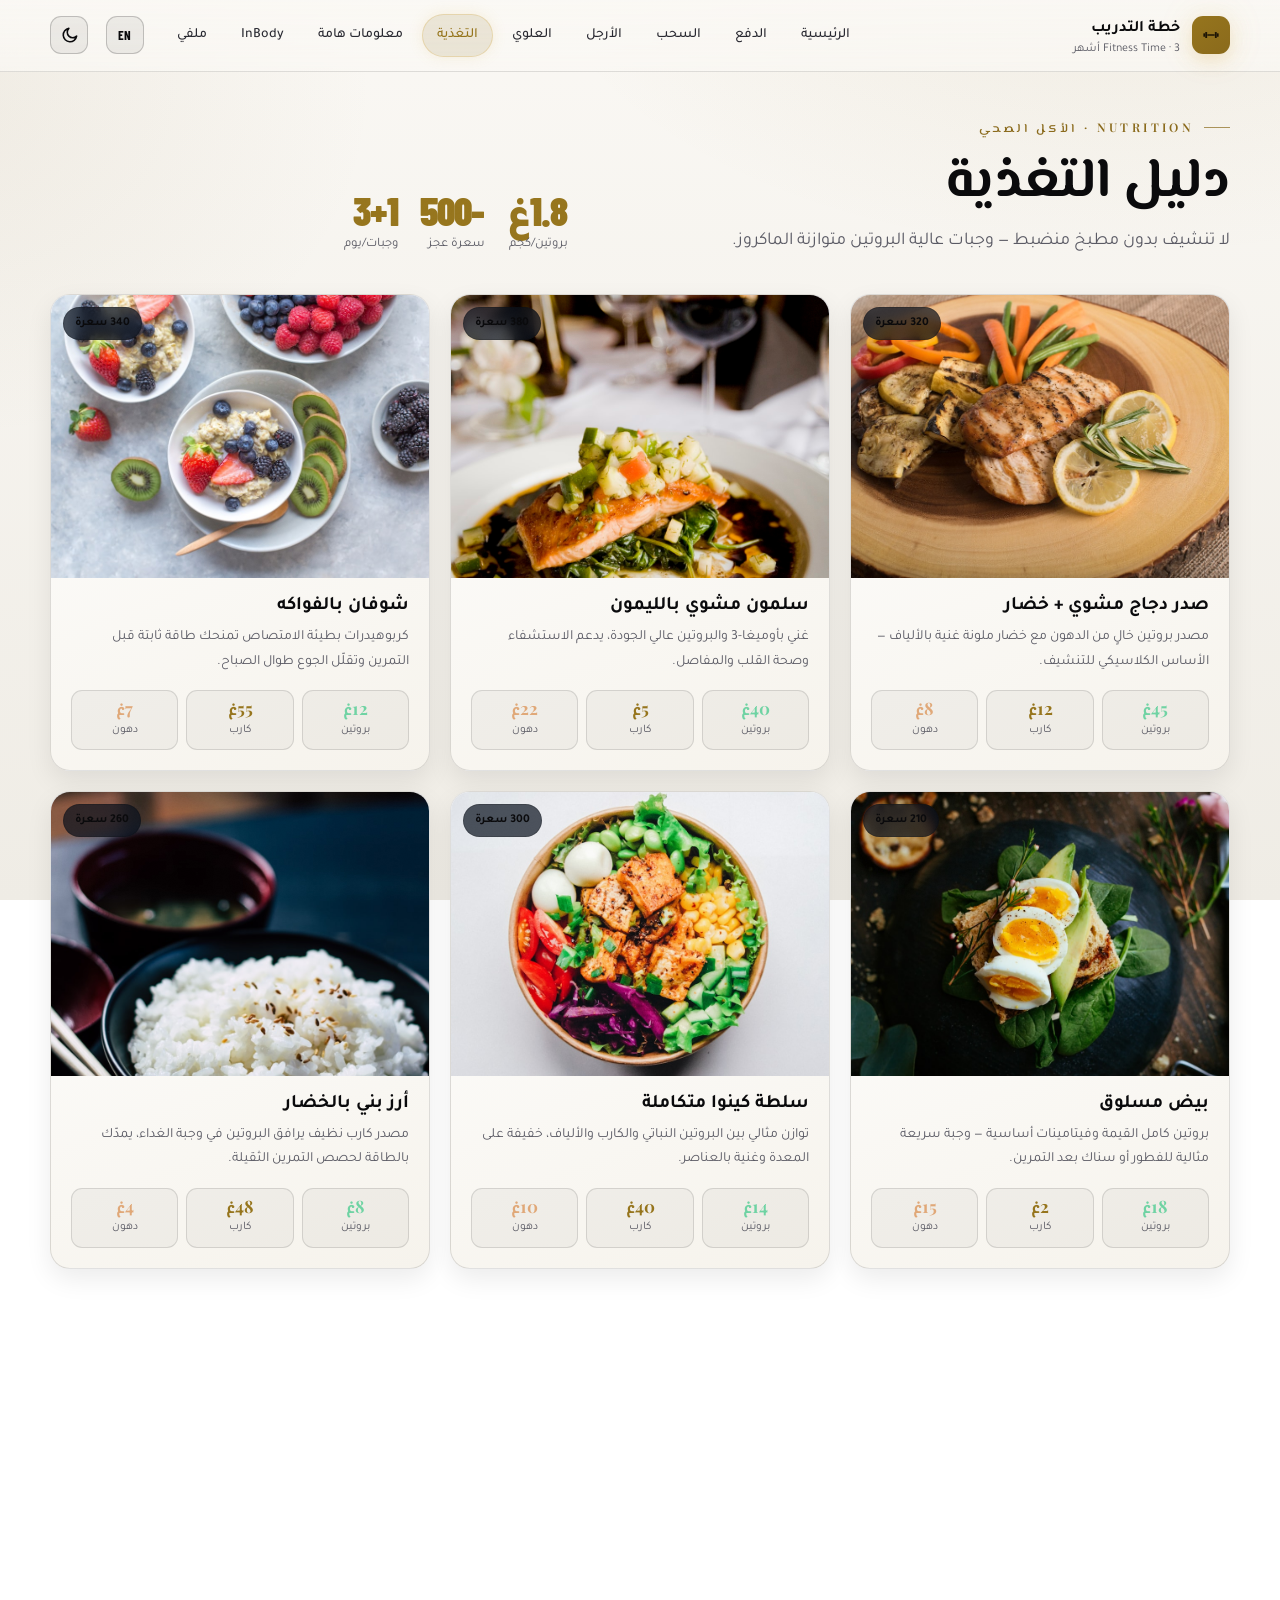
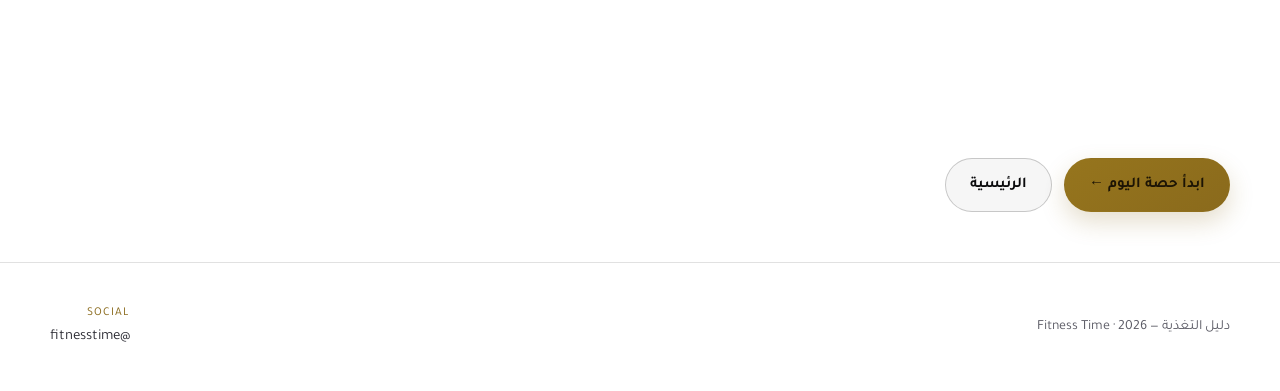
<file: nutrition.html>
<!DOCTYPE html>
<html lang="ar" dir="rtl">
<head>
  <meta charset="UTF-8">
  <meta name="viewport" content="width=device-width, initial-scale=1.0, viewport-fit=cover">
  <meta name="apple-mobile-web-app-capable" content="yes">
  <meta name="apple-mobile-web-app-status-bar-style" content="black-translucent">
  <meta name="apple-mobile-web-app-title" content="خطة التدريب">
  <meta name="format-detection" content="telephone=no">
  <title>التغذية — Healthy Foods | خطة التدريب</title>
  <meta name="description" content="دليل الأكل الصحي في Fitness Time — وجبات غنية بالبروتين ومتوازنة الماكروز لدعم خسارة الدهون وبناء العضل.">
  <meta name="theme-color" content="#09090b">
  <link rel="icon" href="assets/icon.svg" type="image/svg+xml">
  <link rel="manifest" href="manifest.webmanifest">
  <link rel="apple-touch-icon" href="assets/icon.svg">
  <script>try{var t=JSON.parse(localStorage.getItem('theme'));if(t)document.documentElement.dataset.theme=t;var L=JSON.parse(localStorage.getItem('lang'));if(L==='en'){document.documentElement.lang='en';document.documentElement.dir='ltr';}}catch(e){}</script>
  <link rel="stylesheet" href="assets/styles.css">
</head>
<body data-day="nutrition">
  <header class="nav">
    <div class="wrap nav-in">
      <a class="brand" href="index.html">
        <span class="mark"><svg width="22" height="22" viewBox="0 0 512 512" fill="currentColor"><rect x="78" y="216" width="40" height="80" rx="12"/><rect x="122" y="186" width="44" height="140" rx="14"/><rect x="346" y="186" width="44" height="140" rx="14"/><rect x="394" y="216" width="40" height="80" rx="12"/><rect x="166" y="240" width="180" height="32" rx="16"/></svg></span>
        <span>خطة التدريب<small>Fitness Time · 3 أشهر</small></span>
      </a>
      <nav class="nav-links">
        <a href="index.html">الرئيسية</a>
        <a href="push.html">الدفع</a>
        <a href="pull.html">السحب</a>
        <a href="legs.html">الأرجل</a>
        <a href="upper.html">العلوي</a>
        <a href="nutrition.html">التغذية</a>
        <a href="info.html">معلومات هامة</a>
        <a href="inbody.html">InBody</a>
        <a href="profile.html">ملفي</a>
      </nav>
      <button class="theme-toggle" id="themeToggle" type="button" aria-label="تبديل الوضع"></button>
    </div>
  </header>

  <main class="wrap">
    <section class="workout-head">
      <div data-reveal>
        <p class="eyebrow">Nutrition · الأكل الصحي</p>
        <h1 class="display">دليل التغذية</h1>
        <p class="lead">لا تنشيف بدون مطبخ منضبط — وجبات عالية البروتين متوازنة الماكروز.</p>
      </div>
      <div class="kpis" data-reveal>
        <div class="kpi"><b data-profile-protein data-swap-label="بروتينك اليومي">1.8غ</b><span>بروتين/كجم</span></div>
        <div class="kpi"><b data-profile-calories data-swap-label="سعرتك اليومية">-500</b><span>سعرة عجز</span></div>
        <div class="kpi"><b>3+1</b><span>وجبات/يوم</span></div>
      </div>
    </section>

    <section class="meal-grid">
      <article class="meal" data-reveal>
        <div class="meal-img"><img src="assets/img/food-chicken.jpg" alt="صدر دجاج مشوي" loading="lazy" decoding="async"><span class="meal-kcal">320 سعرة</span></div>
        <div class="meal-body">
          <h3>صدر دجاج مشوي + خضار</h3>
          <p>مصدر بروتين خالٍ من الدهون مع خضار ملونة غنية بالألياف — الأساس الكلاسيكي للتنشيف.</p>
          <div class="macros"><span class="macro p"><b>45غ</b>بروتين</span><span class="macro c"><b>12غ</b>كارب</span><span class="macro f"><b>8غ</b>دهون</span></div>
        </div>
      </article>

      <article class="meal" data-reveal>
        <div class="meal-img"><img src="assets/img/food-salmon.jpg" alt="سلمون بالليمون" loading="lazy" decoding="async"><span class="meal-kcal">380 سعرة</span></div>
        <div class="meal-body">
          <h3>سلمون مشوي بالليمون</h3>
          <p>غني بأوميغا-3 والبروتين عالي الجودة، يدعم الاستشفاء وصحة القلب والمفاصل.</p>
          <div class="macros"><span class="macro p"><b>40غ</b>بروتين</span><span class="macro c"><b>5غ</b>كارب</span><span class="macro f"><b>22غ</b>دهون</span></div>
        </div>
      </article>

      <article class="meal" data-reveal>
        <div class="meal-img"><img src="assets/img/food-oats.jpg" alt="شوفان بالفواكه" loading="lazy" decoding="async"><span class="meal-kcal">340 سعرة</span></div>
        <div class="meal-body">
          <h3>شوفان بالفواكه</h3>
          <p>كربوهيدرات بطيئة الامتصاص تمنحك طاقة ثابتة قبل التمرين وتقلّل الجوع طوال الصباح.</p>
          <div class="macros"><span class="macro p"><b>12غ</b>بروتين</span><span class="macro c"><b>55غ</b>كارب</span><span class="macro f"><b>7غ</b>دهون</span></div>
        </div>
      </article>

      <article class="meal" data-reveal>
        <div class="meal-img"><img src="assets/img/food-eggs.jpg" alt="بيض مسلوق" loading="lazy" decoding="async"><span class="meal-kcal">210 سعرة</span></div>
        <div class="meal-body">
          <h3>بيض مسلوق</h3>
          <p>بروتين كامل القيمة وفيتامينات أساسية — وجبة سريعة مثالية للفطور أو سناك بعد التمرين.</p>
          <div class="macros"><span class="macro p"><b>18غ</b>بروتين</span><span class="macro c"><b>2غ</b>كارب</span><span class="macro f"><b>15غ</b>دهون</span></div>
        </div>
      </article>

      <article class="meal" data-reveal>
        <div class="meal-img"><img src="assets/img/food-salad.jpg" alt="سلطة كينوا" loading="lazy" decoding="async"><span class="meal-kcal">300 سعرة</span></div>
        <div class="meal-body">
          <h3>سلطة كينوا متكاملة</h3>
          <p>توازن مثالي بين البروتين النباتي والكارب والألياف، خفيفة على المعدة وغنية بالعناصر.</p>
          <div class="macros"><span class="macro p"><b>14غ</b>بروتين</span><span class="macro c"><b>40غ</b>كارب</span><span class="macro f"><b>10غ</b>دهون</span></div>
        </div>
      </article>

      <article class="meal" data-reveal>
        <div class="meal-img"><img src="assets/img/food-rice.jpg" alt="أرز بني بالخضار" loading="lazy" decoding="async"><span class="meal-kcal">260 سعرة</span></div>
        <div class="meal-body">
          <h3>أرز بني بالخضار</h3>
          <p>مصدر كارب نظيف يرافق البروتين في وجبة الغداء، يمدّك بالطاقة لحصص التمرين الثقيلة.</p>
          <div class="macros"><span class="macro p"><b>8غ</b>بروتين</span><span class="macro c"><b>48غ</b>كارب</span><span class="macro f"><b>4غ</b>دهون</span></div>
        </div>
      </article>
    </section>

    <section class="panel diet-plan" data-reveal>
      <div class="diet-copy">
        <h2>نموذج يوم متوازن</h2>
        <ul class="note-list">
          <li><b>الفطور:</b> شوفان بالفواكه + بيض مسلوق.</li>
          <li><b>الغداء:</b> صدر دجاج أو سلمون + أرز بني + خضار.</li>
          <li><b>سناك:</b> زبادي يوناني أو أفوكادو + مكسرات.</li>
          <li><b>العشاء:</b> بروتين خفيف + سلطة كينوا.</li>
        </ul>
      </div>
      <div class="diet-photo"><img src="assets/img/food-avocado.jpg" alt="أفوكادو" loading="lazy" decoding="async"></div>
    </section>

    <div class="hero-cta" data-reveal style="margin-top:24px">
      <a class="btn btn-gold" href="push.html">ابدأ حصة اليوم ←</a>
      <a class="btn btn-ghost" href="index.html">الرئيسية</a>
    </div>
  </main>

  <footer class="footer">
    <div class="wrap footer-grid">
      <div class="muted">دليل التغذية — Fitness Time · 2026</div>
      <div class="contact"><div><span>SOCIAL</span>@fitnesstime</div></div>
    </div>
  </footer>

  <script src="assets/i18n.js"></script>
  <script src="assets/app.js" defer></script>

  <!-- Bottom Navigation Bar (Mobile) -->
  <nav class="bottom-nav" role="navigation" aria-label="تنقل سريع">
    <a class="bottom-nav__item" href="index.html" aria-label="الرئيسية">
      <svg width="24" height="24" viewBox="0 0 24 24" fill="none" stroke="currentColor" stroke-width="2" stroke-linecap="round" stroke-linejoin="round"><path d="m3 9 9-7 9 7v11a2 2 0 0 1-2 2H5a2 2 0 0 1-2-2z"/><polyline points="9 22 9 12 15 12 15 22"/></svg>
      <span>الرئيسية</span>
    </a>
    <a class="bottom-nav__item" href="push.html" aria-label="التدريب">
      <svg width="24" height="24" viewBox="0 0 24 24" fill="none" stroke="currentColor" stroke-width="2" stroke-linecap="round" stroke-linejoin="round"><path d="M6.5 6.5h11M6.5 17.5h11M3 12h18"/><circle cx="12" cy="12" r="1"/></svg>
      <span>التدريب</span>
    </a>
    <a class="bottom-nav__item active" href="nutrition.html" aria-label="التغذية">
      <svg width="24" height="24" viewBox="0 0 24 24" fill="none" stroke="currentColor" stroke-width="2" stroke-linecap="round" stroke-linejoin="round"><path d="M11 2a2 2 0 0 0-2 2v5H4a2 2 0 0 0-2 2v3c0 1.1.9 2 2 2h3v4a2 2 0 0 0 2 2h2a2 2 0 0 0 2-2v-4h3a2 2 0 0 0 2-2v-3a2 2 0 0 0-2-2h-5V4a2 2 0 0 0-2-2h-2z"/></svg>
      <span>التغذية</span>
    </a>
    <a class="bottom-nav__item" href="inbody.html" aria-label="InBody">
      <svg width="24" height="24" viewBox="0 0 24 24" fill="none" stroke="currentColor" stroke-width="2" stroke-linecap="round" stroke-linejoin="round"><line x1="18" y1="20" x2="18" y2="10"/><line x1="12" y1="20" x2="12" y2="4"/><line x1="6" y1="20" x2="6" y2="14"/></svg>
      <span>InBody</span>
    </a>
    <a class="bottom-nav__item" href="profile.html" aria-label="ملفي">
      <svg width="24" height="24" viewBox="0 0 24 24" fill="none" stroke="currentColor" stroke-width="2" stroke-linecap="round" stroke-linejoin="round"><path d="M20 21v-2a4 4 0 0 0-4-4H8a4 4 0 0 0-4 4v2"/><circle cx="12" cy="7" r="4"/></svg>
      <span>ملفي</span>
    </a>
  </nav>

</body>
</html>
</file>
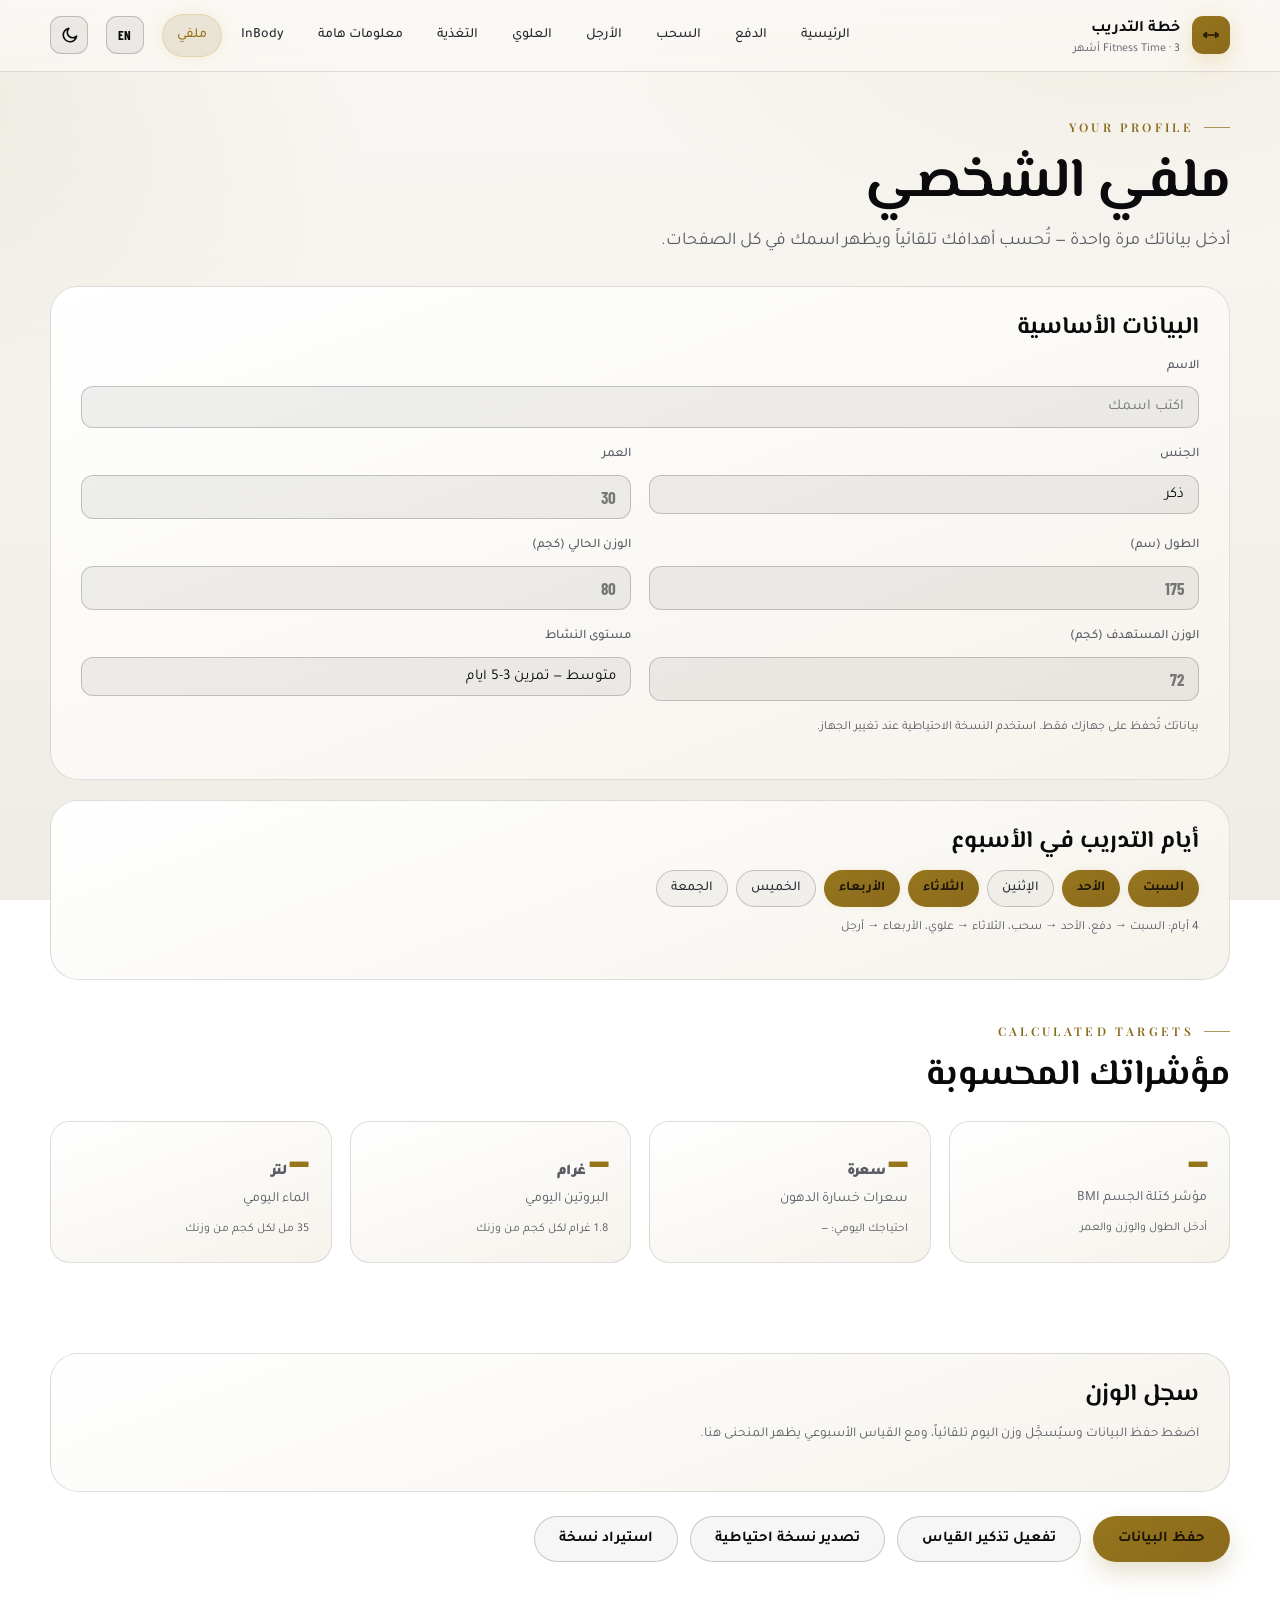
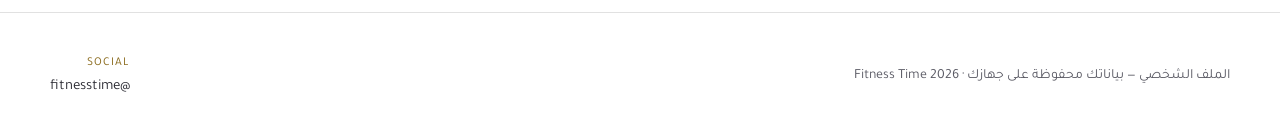
<file: profile.html>
<!DOCTYPE html>
<html lang="ar" dir="rtl">
<head>
  <meta charset="UTF-8">
  <meta name="viewport" content="width=device-width, initial-scale=1.0, viewport-fit=cover">
  <meta name="apple-mobile-web-app-capable" content="yes">
  <meta name="apple-mobile-web-app-status-bar-style" content="black-translucent">
  <meta name="apple-mobile-web-app-title" content="خطة التدريب">
  <meta name="format-detection" content="telephone=no">
  <title>ملفي الشخصي | خطة التدريب</title>
  <meta name="description" content="الملف الشخصي: الاسم وبيانات الجسم والأهداف — تُحسب سعراتك واحتياجك من البروتين تلقائياً وتظهر في كل الصفحات.">
  <meta name="theme-color" content="#09090b">
  <link rel="icon" href="assets/icon.svg" type="image/svg+xml">
  <link rel="manifest" href="manifest.webmanifest">
  <script>try{var t=JSON.parse(localStorage.getItem('theme'));if(t)document.documentElement.dataset.theme=t;var L=JSON.parse(localStorage.getItem('lang'));if(L==='en'){document.documentElement.lang='en';document.documentElement.dir='ltr';}}catch(e){}</script>
  <link rel="stylesheet" href="assets/styles.css">
</head>
<body data-day="profile">
  <header class="nav">
    <div class="wrap nav-in">
      <a class="brand" href="index.html">
        <span class="mark"><svg width="22" height="22" viewBox="0 0 512 512" fill="currentColor"><rect x="78" y="216" width="40" height="80" rx="12"/><rect x="122" y="186" width="44" height="140" rx="14"/><rect x="346" y="186" width="44" height="140" rx="14"/><rect x="394" y="216" width="40" height="80" rx="12"/><rect x="166" y="240" width="180" height="32" rx="16"/></svg></span>
        <span>خطة التدريب<small>Fitness Time · 3 أشهر</small></span>
      </a>
      <nav class="nav-links">
        <a href="index.html">الرئيسية</a>
        <a href="push.html">الدفع</a>
        <a href="pull.html">السحب</a>
        <a href="legs.html">الأرجل</a>
        <a href="upper.html">العلوي</a>
        <a href="nutrition.html">التغذية</a>
        <a href="info.html">معلومات هامة</a>
        <a href="inbody.html">InBody</a>
        <a href="profile.html">ملفي</a>
      </nav>
      <button class="theme-toggle" id="themeToggle" type="button" aria-label="تبديل الوضع"></button>
    </div>
  </header>

  <main class="wrap">
    <section class="workout-head">
      <div data-reveal>
        <p class="eyebrow">Your Profile</p>
        <h1 class="display">ملفي الشخصي</h1>
        <p class="lead">أدخل بياناتك مرة واحدة — تُحسب أهدافك تلقائياً ويظهر اسمك في كل الصفحات.</p>
      </div>
    </section>

    <section class="panel" data-reveal style="margin-top:20px">
      <h2>البيانات الأساسية</h2>
      <div class="pf-form">
        <div class="pf-field pf-span2">
          <label for="pfName">الاسم</label>
          <input id="pfName" type="text" autocomplete="name" placeholder="اكتب اسمك">
        </div>
        <div class="pf-field">
          <label for="pfGender">الجنس</label>
          <select id="pfGender">
            <option value="m">ذكر</option>
            <option value="f">أنثى</option>
          </select>
        </div>
        <div class="pf-field">
          <label for="pfAge">العمر</label>
          <input id="pfAge" type="number" inputmode="numeric" min="10" max="90" placeholder="30">
        </div>
        <div class="pf-field">
          <label for="pfHeight">الطول (سم)</label>
          <input id="pfHeight" type="number" inputmode="decimal" min="120" max="230" placeholder="175">
        </div>
        <div class="pf-field">
          <label for="pfWeight">الوزن الحالي (كجم)</label>
          <input id="pfWeight" type="number" inputmode="decimal" min="30" max="250" step="0.1" placeholder="80">
        </div>
        <div class="pf-field">
          <label for="pfTarget">الوزن المستهدف (كجم)</label>
          <input id="pfTarget" type="number" inputmode="decimal" min="30" max="250" step="0.1" placeholder="72">
        </div>
        <div class="pf-field">
          <label for="pfActivity">مستوى النشاط</label>
          <select id="pfActivity">
            <option value="1.2">خامل — عمل مكتبي بلا تمرين</option>
            <option value="1.375">خفيف — تمرين 1-3 أيام</option>
            <option value="1.55" selected>متوسط — تمرين 3-5 أيام</option>
            <option value="1.725">عالي — تمرين 6-7 أيام</option>
          </select>
        </div>
      </div>
      <p class="pf-note">بياناتك تُحفظ على جهازك فقط. استخدم النسخة الاحتياطية عند تغيير الجهاز.</p>
    </section>

    <section class="panel" data-reveal style="margin-top:20px">
      <h2>أيام التدريب في الأسبوع</h2>
      <div class="day-picker" id="pfDays" role="group" aria-label="أيام التدريب"></div>
      <p class="day-picker-hint" id="pfDaysHint">اختر أيامك — تُوزّع الحصص (دفع، سحب، أرجل، علوي) عليها تلقائياً.</p>
    </section>

    <section class="section" style="padding-top:36px">
      <p class="eyebrow" data-reveal>Calculated Targets</p>
      <h2 class="section-title" data-reveal>مؤشراتك المحسوبة</h2>
      <div class="cards c4" style="margin-top:24px">
        <div class="stat" data-reveal>
          <div class="v"><span id="pfBmi">—</span></div>
          <div class="k">مؤشر كتلة الجسم BMI</div>
          <div class="range" id="pfBmiCat">أدخل الطول والوزن</div>
        </div>
        <div class="stat" data-reveal>
          <div class="v"><span id="pfCalories">—</span><small> سعرة</small></div>
          <div class="k">سعرات خسارة الدهون</div>
          <div class="range" id="pfTdee">احتياجك اليومي: —</div>
        </div>
        <div class="stat" data-reveal>
          <div class="v"><span id="pfProtein">—</span><small> غرام</small></div>
          <div class="k">البروتين اليومي</div>
          <div class="range">1.8 غرام لكل كجم من وزنك</div>
        </div>
        <div class="stat" data-reveal>
          <div class="v"><span id="pfWater">—</span><small> لتر</small></div>
          <div class="k">الماء اليومي</div>
          <div class="range">35 مل لكل كجم من وزنك</div>
        </div>
      </div>
    </section>

    <section class="panel" data-reveal style="margin-top:26px">
      <h2>سجل الوزن</h2>
      <div class="pf-chart" id="pfChart"></div>
      <div class="pf-log-stats" id="pfLogStats"></div>
    </section>

    <div class="hero-cta" data-reveal style="margin-top:24px">
      <button class="btn btn-gold" id="pfSave" type="button">حفظ البيانات</button>
      <button class="btn btn-ghost" id="pfNotify" type="button">تفعيل تذكير القياس</button>
      <button class="btn btn-ghost" id="pfExport" type="button">تصدير نسخة احتياطية</button>
      <button class="btn btn-ghost" id="pfImport" type="button">استيراد نسخة</button>
      <input id="pfImportFile" type="file" accept="application/json" hidden>
    </div>
  </main>

  <footer class="footer">
    <div class="wrap footer-grid">
      <div class="muted">الملف الشخصي — بياناتك محفوظة على جهازك · Fitness Time 2026</div>
      <div class="contact"><div><span>SOCIAL</span>@fitnesstime</div></div>
    </div>
  </footer>

  <script src="assets/i18n.js"></script>
  <script src="assets/app.js" defer></script>

  <!-- Bottom Navigation Bar (Mobile) -->
  <nav class="bottom-nav" role="navigation" aria-label="تنقل سريع">
    <a class="bottom-nav__item" href="index.html" aria-label="الرئيسية">
      <svg width="24" height="24" viewBox="0 0 24 24" fill="none" stroke="currentColor" stroke-width="2" stroke-linecap="round" stroke-linejoin="round"><path d="m3 9 9-7 9 7v11a2 2 0 0 1-2 2H5a2 2 0 0 1-2-2z"/><polyline points="9 22 9 12 15 12 15 22"/></svg>
      <span>الرئيسية</span>
    </a>
    <a class="bottom-nav__item" href="push.html" aria-label="التدريب">
      <svg width="24" height="24" viewBox="0 0 24 24" fill="none" stroke="currentColor" stroke-width="2" stroke-linecap="round" stroke-linejoin="round"><path d="M6.5 6.5h11M6.5 17.5h11M3 12h18"/><circle cx="12" cy="12" r="1"/></svg>
      <span>التدريب</span>
    </a>
    <a class="bottom-nav__item" href="nutrition.html" aria-label="التغذية">
      <svg width="24" height="24" viewBox="0 0 24 24" fill="none" stroke="currentColor" stroke-width="2" stroke-linecap="round" stroke-linejoin="round"><path d="M11 2a2 2 0 0 0-2 2v5H4a2 2 0 0 0-2 2v3c0 1.1.9 2 2 2h3v4a2 2 0 0 0 2 2h2a2 2 0 0 0 2-2v-4h3a2 2 0 0 0 2-2v-3a2 2 0 0 0-2-2h-5V4a2 2 0 0 0-2-2h-2z"/></svg>
      <span>التغذية</span>
    </a>
    <a class="bottom-nav__item" href="inbody.html" aria-label="InBody">
      <svg width="24" height="24" viewBox="0 0 24 24" fill="none" stroke="currentColor" stroke-width="2" stroke-linecap="round" stroke-linejoin="round"><line x1="18" y1="20" x2="18" y2="10"/><line x1="12" y1="20" x2="12" y2="4"/><line x1="6" y1="20" x2="6" y2="14"/></svg>
      <span>InBody</span>
    </a>
    <a class="bottom-nav__item active" href="profile.html" aria-label="ملفي">
      <svg width="24" height="24" viewBox="0 0 24 24" fill="none" stroke="currentColor" stroke-width="2" stroke-linecap="round" stroke-linejoin="round"><path d="M20 21v-2a4 4 0 0 0-4-4H8a4 4 0 0 0-4 4v2"/><circle cx="12" cy="7" r="4"/></svg>
      <span>ملفي</span>
    </a>
  </nav>

</body>
</html>
</file>
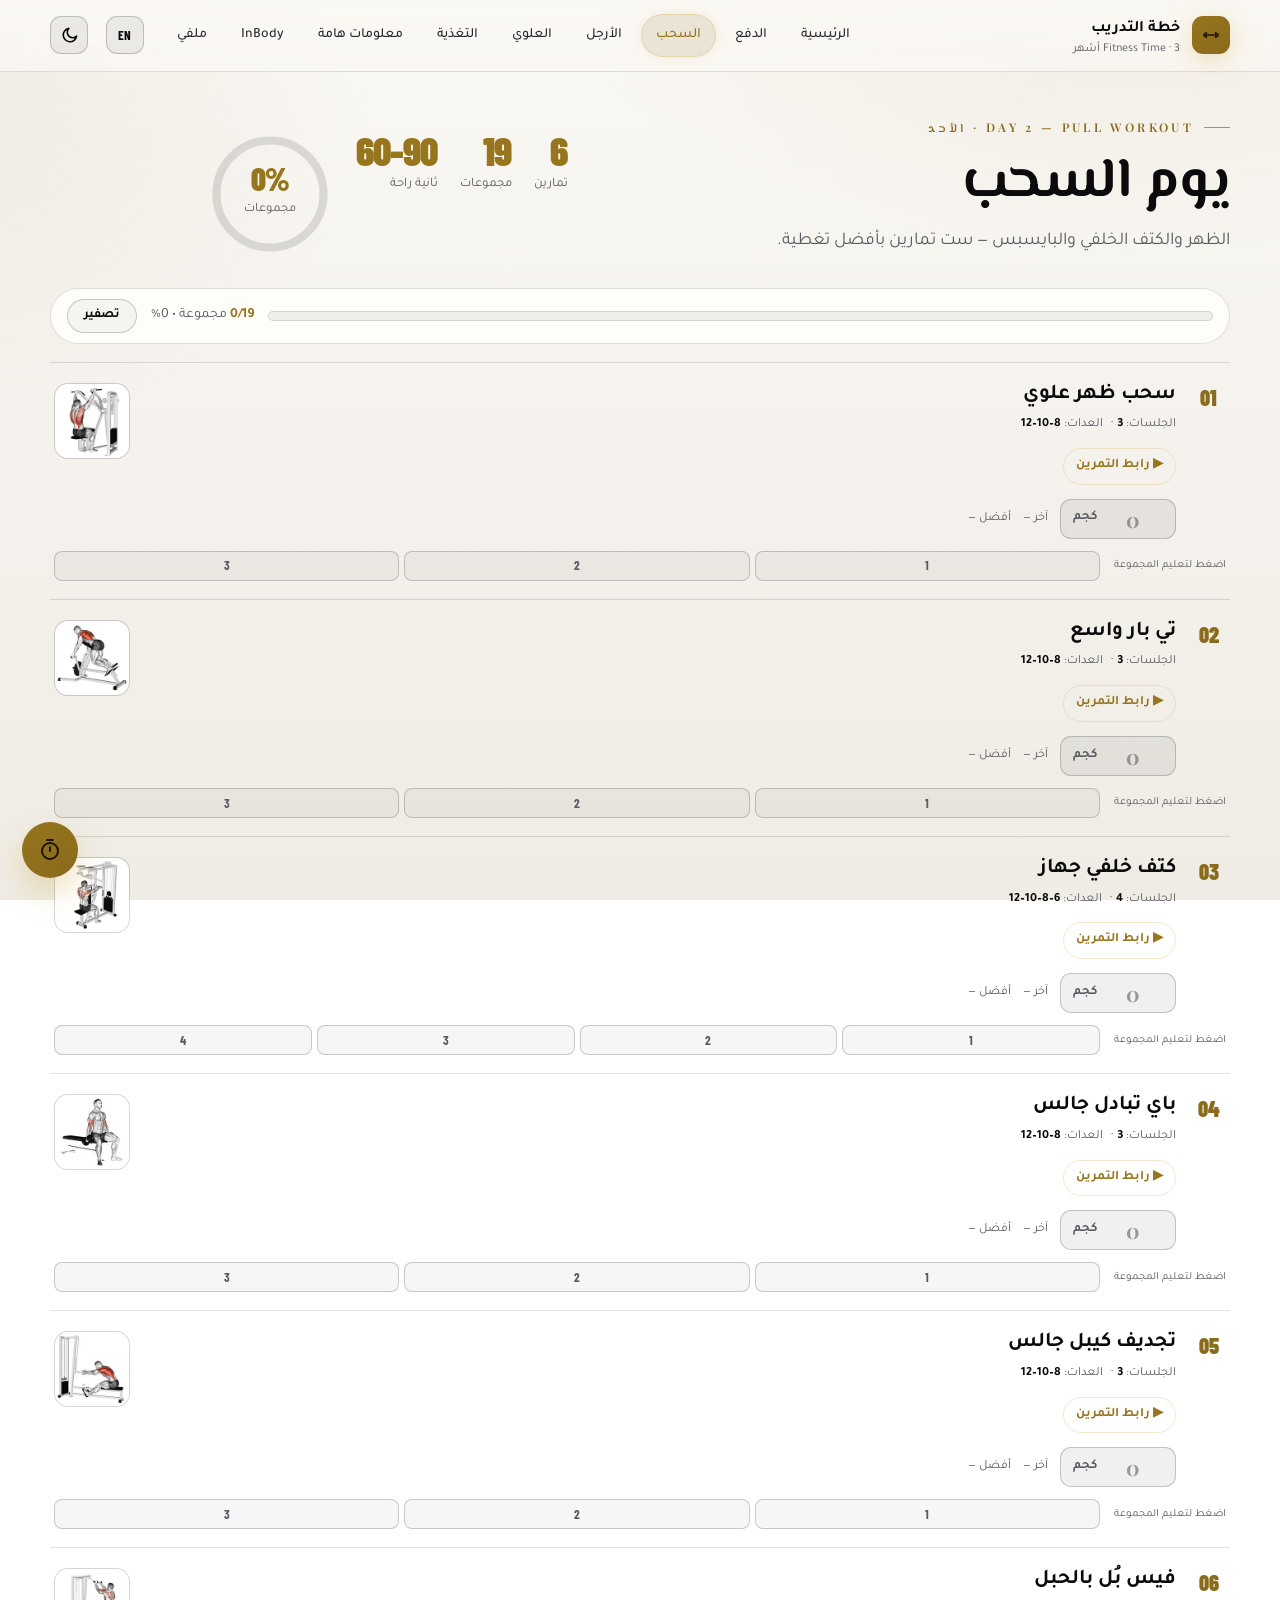
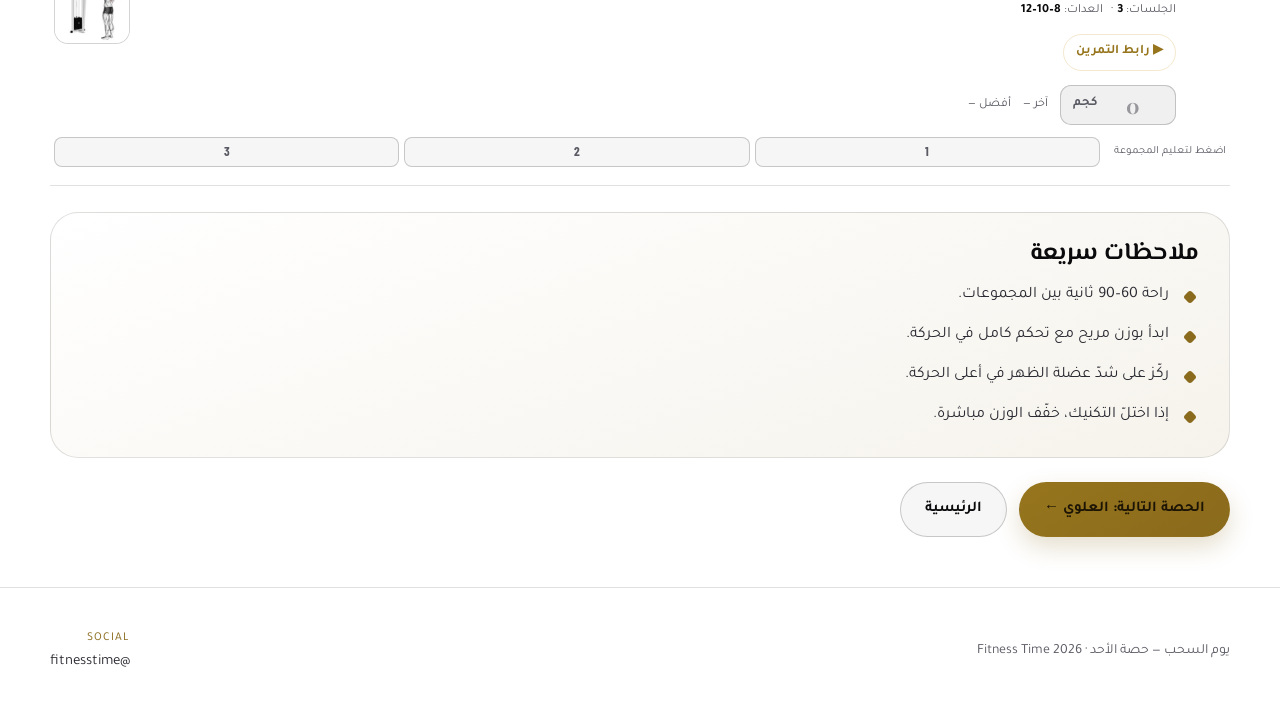
<file: pull.html>
<!DOCTYPE html>
<html lang="ar" dir="rtl">
<head>
  <meta charset="UTF-8">
  <meta name="viewport" content="width=device-width, initial-scale=1.0, viewport-fit=cover">
  <meta name="apple-mobile-web-app-capable" content="yes">
  <meta name="apple-mobile-web-app-status-bar-style" content="black-translucent">
  <meta name="apple-mobile-web-app-title" content="خطة التدريب">
  <meta name="format-detection" content="telephone=no">
  <title>يوم السحب — Pull | خطة التدريب</title>
  <meta name="description" content="حصة السحب: ظهر، كتف خلفي، بايسبس — 6 تمارين شاملة مع روابط الأداء ومتابعة المجموعات.">
  <meta name="theme-color" content="#09090b">
  <link rel="icon" href="assets/icon.svg" type="image/svg+xml">
  <link rel="manifest" href="manifest.webmanifest">
  <script>try{var t=JSON.parse(localStorage.getItem('theme'));if(t)document.documentElement.dataset.theme=t;var L=JSON.parse(localStorage.getItem('lang'));if(L==='en'){document.documentElement.lang='en';document.documentElement.dir='ltr';}}catch(e){}</script>
  <link rel="stylesheet" href="assets/styles.css">
</head>
<body class="has-timer" data-day="pull">
  <header class="nav">
    <div class="wrap nav-in">
      <a class="brand" href="index.html">
        <span class="mark"><svg width="22" height="22" viewBox="0 0 512 512" fill="currentColor"><rect x="78" y="216" width="40" height="80" rx="12"/><rect x="122" y="186" width="44" height="140" rx="14"/><rect x="346" y="186" width="44" height="140" rx="14"/><rect x="394" y="216" width="40" height="80" rx="12"/><rect x="166" y="240" width="180" height="32" rx="16"/></svg></span>
        <span>خطة التدريب<small>Fitness Time · 3 أشهر</small></span>
      </a>
      <nav class="nav-links">
        <a href="index.html">الرئيسية</a>
        <a href="push.html">الدفع</a>
        <a href="pull.html">السحب</a>
        <a href="legs.html">الأرجل</a>
        <a href="upper.html">العلوي</a>
        <a href="nutrition.html">التغذية</a>
        <a href="info.html">معلومات هامة</a>
        <a href="inbody.html">InBody</a>
        <a href="profile.html">ملفي</a>
      </nav>
      <button class="theme-toggle" id="themeToggle" type="button" aria-label="تبديل الوضع"></button>
    </div>
  </header>

  <main class="wrap">
    <section class="workout-head">
      <div data-reveal>
        <p class="eyebrow">Day 2 — Pull Workout · الأحد</p>
        <h1 class="display">يوم السحب</h1>
        <p class="lead">الظهر والكتف الخلفي والبايسبس — ست تمارين بأفضل تغطية.</p>
      </div>
      <div class="kpis" data-reveal>
        <div class="kpi"><b>6</b><span>تمارين</span></div>
        <div class="kpi"><b>19</b><span>مجموعات</span></div>
        <div class="kpi"><b>60-90</b><span>ثانية راحة</span></div>
      </div>
    </section>

    <div class="progress-wrap" data-reveal>
      <div class="progress"><i id="progressFill"></i></div>
      <div class="progress-label" id="progressText"><b>0/19</b> مجموعة • 0%</div>
      <button class="btn btn-ghost" id="resetSets" style="padding:8px 16px;font-size:13px">تصفير</button>
    </div>

    <section class="exlist" id="exlist">
      <article class="ex" data-reveal>
        <div class="ex-num">01</div>
        <div class="ex-body">
          <h3>سحب ظهر علوي</h3>
          <div class="ex-meta"><span class="chip">الجلسات: <b>3</b></span><span class="chip">العدات: <b>8–10–12</b></span></div>
          <div class="ex-links"><a class="ex-link" href="https://youtu.be/Y9sEdMLcnpg?si=z_TnHn7bz1BJ0V9t" target="_blank" rel="noopener">▶ رابط التمرين</a></div>
          <div class="ex-weight">
            <span class="w-field"><input class="w-input" type="number" inputmode="decimal" min="0" step="0.5" placeholder="0" aria-label="الوزن بالكيلوغرام"><span class="w-unit">كجم</span></span>
            <span class="w-stat w-last">آخر —</span>
            <span class="w-stat w-best">أفضل —</span>
            <span class="w-delta"></span>
          </div>
        </div>
        <div class="ex-side"><div class="sets"><span class="set-dot">1</span><span class="set-dot">2</span><span class="set-dot">3</span></div><small>اضغط لتعليم المجموعة</small></div>
      </article>

      <article class="ex" data-reveal>
        <div class="ex-num">02</div>
        <div class="ex-body">
          <h3>تي بار واسع</h3>
          <div class="ex-meta"><span class="chip">الجلسات: <b>3</b></span><span class="chip">العدات: <b>8–10–12</b></span></div>
          <div class="ex-links"><a class="ex-link" href="https://youtube.com/shorts/uxAiZ5XMC8Q?si=47fNCBUP_D8bOb8N" target="_blank" rel="noopener">▶ رابط التمرين</a></div>
          <div class="ex-weight">
            <span class="w-field"><input class="w-input" type="number" inputmode="decimal" min="0" step="0.5" placeholder="0" aria-label="الوزن بالكيلوغرام"><span class="w-unit">كجم</span></span>
            <span class="w-stat w-last">آخر —</span>
            <span class="w-stat w-best">أفضل —</span>
            <span class="w-delta"></span>
          </div>
        </div>
        <div class="ex-side"><div class="sets"><span class="set-dot">1</span><span class="set-dot">2</span><span class="set-dot">3</span></div><small>اضغط لتعليم المجموعة</small></div>
      </article>

      <article class="ex" data-reveal>
        <div class="ex-num">03</div>
        <div class="ex-body">
          <h3>كتف خلفي جهاز</h3>
          <div class="ex-meta"><span class="chip">الجلسات: <b>4</b></span><span class="chip">العدات: <b>6–8–10–12</b></span></div>
          <div class="ex-links"><a class="ex-link" href="https://youtube.com/shorts/hQbOzBU0X8U?si=bX4OxKTiaomyKpHB" target="_blank" rel="noopener">▶ رابط التمرين</a></div>
          <div class="ex-weight">
            <span class="w-field"><input class="w-input" type="number" inputmode="decimal" min="0" step="0.5" placeholder="0" aria-label="الوزن بالكيلوغرام"><span class="w-unit">كجم</span></span>
            <span class="w-stat w-last">آخر —</span>
            <span class="w-stat w-best">أفضل —</span>
            <span class="w-delta"></span>
          </div>
        </div>
        <div class="ex-side"><div class="sets"><span class="set-dot">1</span><span class="set-dot">2</span><span class="set-dot">3</span><span class="set-dot">4</span></div><small>اضغط لتعليم المجموعة</small></div>
      </article>

      <article class="ex" data-reveal>
        <div class="ex-num">04</div>
        <div class="ex-body">
          <h3>باي تبادل جالس</h3>
          <div class="ex-meta"><span class="chip">الجلسات: <b>3</b></span><span class="chip">العدات: <b>8–10–12</b></span></div>
          <div class="ex-links"><a class="ex-link" href="https://youtube.com/shorts/ogRAOsdzuGQ?si=u39_ArU56gWwRNM6" target="_blank" rel="noopener">▶ رابط التمرين</a></div>
          <div class="ex-weight">
            <span class="w-field"><input class="w-input" type="number" inputmode="decimal" min="0" step="0.5" placeholder="0" aria-label="الوزن بالكيلوغرام"><span class="w-unit">كجم</span></span>
            <span class="w-stat w-last">آخر —</span>
            <span class="w-stat w-best">أفضل —</span>
            <span class="w-delta"></span>
          </div>
        </div>
        <div class="ex-side"><div class="sets"><span class="set-dot">1</span><span class="set-dot">2</span><span class="set-dot">3</span></div><small>اضغط لتعليم المجموعة</small></div>
      </article>
    
      <article class="ex" data-reveal>
        <div class="ex-num">05</div>
        <div class="ex-body">
          <h3>تجديف كيبل جالس</h3>
          <div class="ex-meta"><span class="chip">الجلسات: <b>3</b></span><span class="chip">العدات: <b>8–10–12</b></span></div>
          <div class="ex-links"><a class="ex-link" href="https://www.youtube.com/results?search_query=seated+cable+row" target="_blank" rel="noopener">▶ رابط التمرين</a></div>
          <div class="ex-weight">
            <span class="w-field"><input class="w-input" type="number" inputmode="decimal" min="0" step="0.5" placeholder="0" aria-label="الوزن بالكيلوغرام"><span class="w-unit">كجم</span></span>
            <span class="w-stat w-last">آخر —</span>
            <span class="w-stat w-best">أفضل —</span>
            <span class="w-delta"></span>
          </div>
        </div>
        <div class="ex-side"><div class="sets"><span class="set-dot">1</span><span class="set-dot">2</span><span class="set-dot">3</span></div><small>اضغط لتعليم المجموعة</small></div>
      </article>

      <article class="ex" data-reveal>
        <div class="ex-num">06</div>
        <div class="ex-body">
          <h3>فيس بُل بالحبل</h3>
          <div class="ex-meta"><span class="chip">الجلسات: <b>3</b></span><span class="chip">العدات: <b>8–10–12</b></span></div>
          <div class="ex-links"><a class="ex-link" href="https://www.youtube.com/results?search_query=cable+face+pull" target="_blank" rel="noopener">▶ رابط التمرين</a></div>
          <div class="ex-weight">
            <span class="w-field"><input class="w-input" type="number" inputmode="decimal" min="0" step="0.5" placeholder="0" aria-label="الوزن بالكيلوغرام"><span class="w-unit">كجم</span></span>
            <span class="w-stat w-last">آخر —</span>
            <span class="w-stat w-best">أفضل —</span>
            <span class="w-delta"></span>
          </div>
        </div>
        <div class="ex-side"><div class="sets"><span class="set-dot">1</span><span class="set-dot">2</span><span class="set-dot">3</span></div><small>اضغط لتعليم المجموعة</small></div>
      </article>
    </section>

    <section class="panel" data-reveal>
      <h2>ملاحظات سريعة</h2>
      <ul class="note-list">
        <li>راحة 60–90 ثانية بين المجموعات.</li>
        <li>ابدأ بوزن مريح مع تحكم كامل في الحركة.</li>
        <li>ركّز على شدّ عضلة الظهر في أعلى الحركة.</li>
        <li>إذا اختلّ التكنيك، خفّف الوزن مباشرة.</li>
      </ul>
    </section>

    <div class="hero-cta" data-reveal style="margin-top:24px">
      <a class="btn btn-gold" href="upper.html">الحصة التالية: العلوي ←</a>
      <a class="btn btn-ghost" href="index.html">الرئيسية</a>
    </div>
  </main>

  <footer class="footer">
    <div class="wrap footer-grid">
      <div class="muted">يوم السحب — حصة الأحد · Fitness Time 2026</div>
      <div class="contact"><div><span>SOCIAL</span>@fitnesstime</div></div>
    </div>
  </footer>

  <script src="assets/i18n.js"></script>
  <script src="assets/app.js" defer></script>

  <!-- Bottom Navigation Bar (Mobile) -->
  <nav class="bottom-nav" role="navigation" aria-label="تنقل سريع">
    <a class="bottom-nav__item" href="index.html" aria-label="الرئيسية">
      <svg width="24" height="24" viewBox="0 0 24 24" fill="none" stroke="currentColor" stroke-width="2" stroke-linecap="round" stroke-linejoin="round"><path d="m3 9 9-7 9 7v11a2 2 0 0 1-2 2H5a2 2 0 0 1-2-2z"/><polyline points="9 22 9 12 15 12 15 22"/></svg>
      <span>الرئيسية</span>
    </a>
    <a class="bottom-nav__item active" href="pull.html" aria-label="التدريب">
      <svg width="24" height="24" viewBox="0 0 24 24" fill="none" stroke="currentColor" stroke-width="2" stroke-linecap="round" stroke-linejoin="round"><path d="M6.5 6.5h11M6.5 17.5h11M3 12h18"/><circle cx="12" cy="12" r="1"/></svg>
      <span>التدريب</span>
    </a>
    <a class="bottom-nav__item" href="nutrition.html" aria-label="التغذية">
      <svg width="24" height="24" viewBox="0 0 24 24" fill="none" stroke="currentColor" stroke-width="2" stroke-linecap="round" stroke-linejoin="round"><path d="M11 2a2 2 0 0 0-2 2v5H4a2 2 0 0 0-2 2v3c0 1.1.9 2 2 2h3v4a2 2 0 0 0 2 2h2a2 2 0 0 0 2-2v-4h3a2 2 0 0 0 2-2v-3a2 2 0 0 0-2-2h-5V4a2 2 0 0 0-2-2h-2z"/></svg>
      <span>التغذية</span>
    </a>
    <a class="bottom-nav__item" href="inbody.html" aria-label="InBody">
      <svg width="24" height="24" viewBox="0 0 24 24" fill="none" stroke="currentColor" stroke-width="2" stroke-linecap="round" stroke-linejoin="round"><line x1="18" y1="20" x2="18" y2="10"/><line x1="12" y1="20" x2="12" y2="4"/><line x1="6" y1="20" x2="6" y2="14"/></svg>
      <span>InBody</span>
    </a>
    <a class="bottom-nav__item" href="profile.html" aria-label="ملفي">
      <svg width="24" height="24" viewBox="0 0 24 24" fill="none" stroke="currentColor" stroke-width="2" stroke-linecap="round" stroke-linejoin="round"><path d="M20 21v-2a4 4 0 0 0-4-4H8a4 4 0 0 0-4 4v2"/><circle cx="12" cy="7" r="4"/></svg>
      <span>ملفي</span>
    </a>
  </nav>

</body>
</html>
</file>
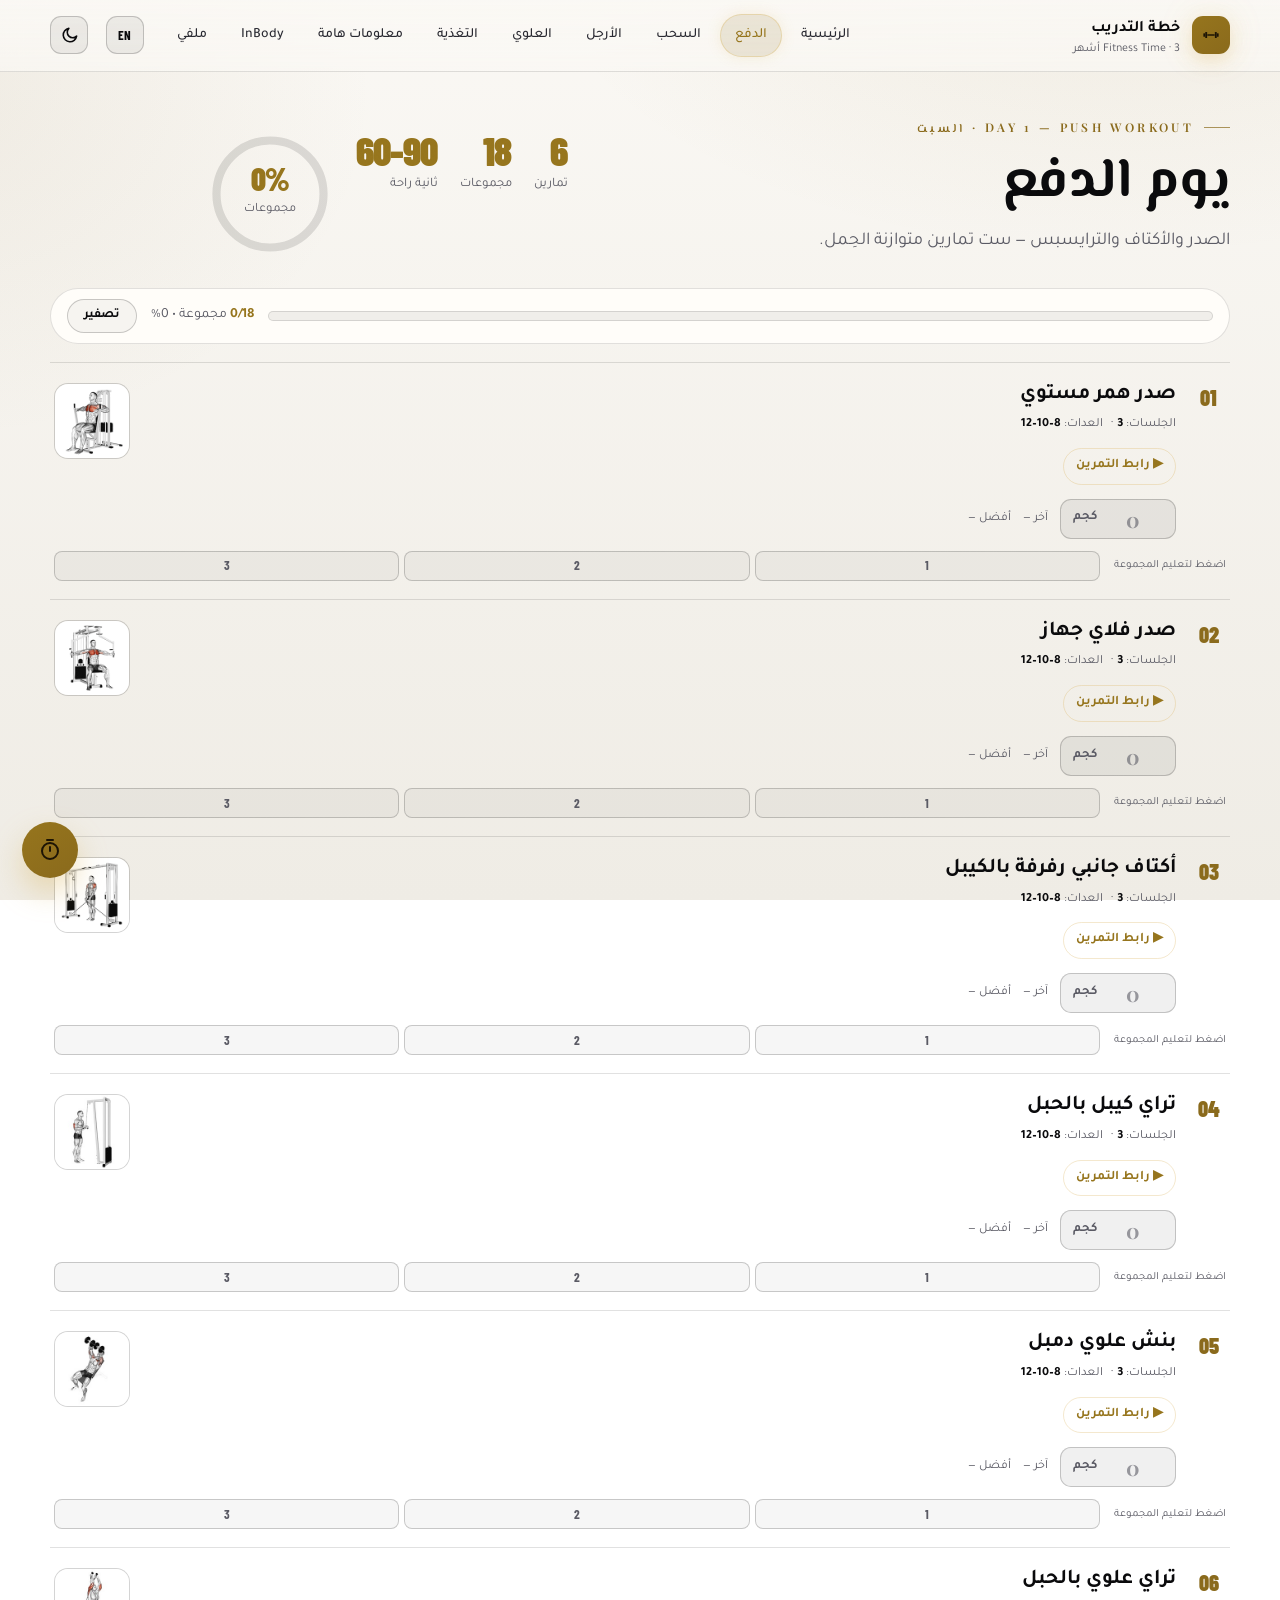
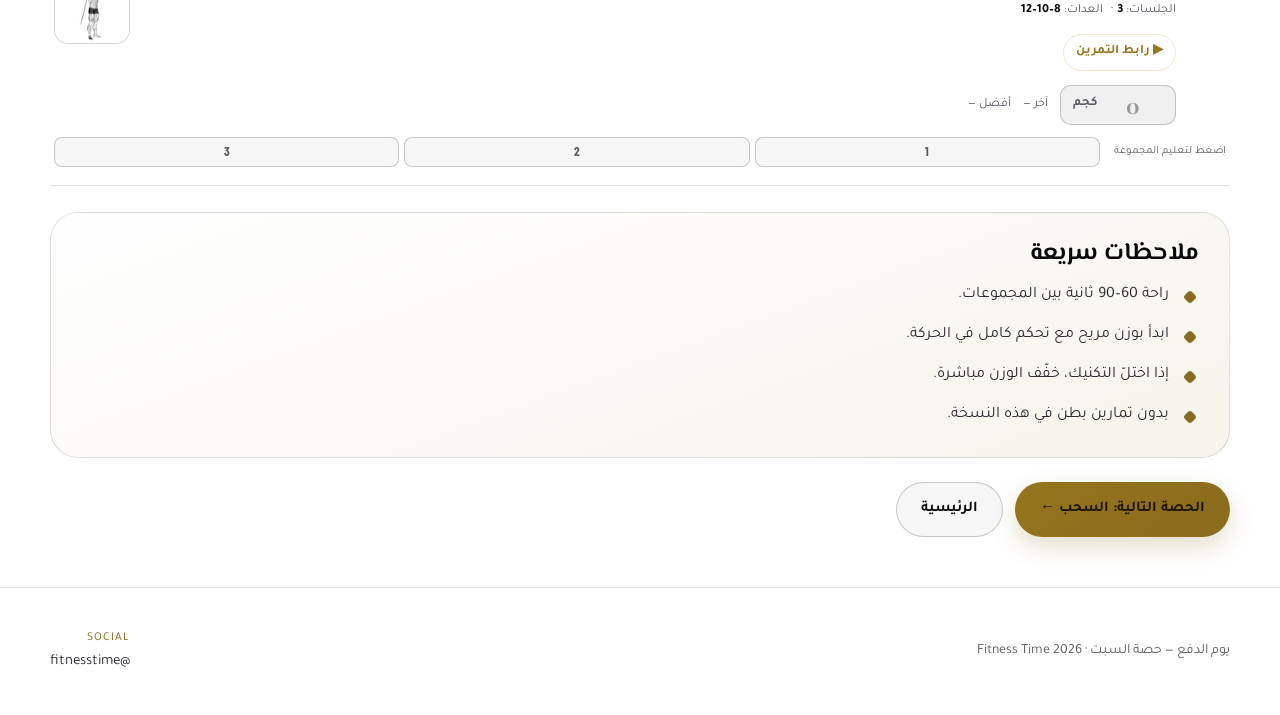
<file: push.html>
<!DOCTYPE html>
<html lang="ar" dir="rtl">
<head>
  <meta charset="UTF-8">
  <meta name="viewport" content="width=device-width, initial-scale=1.0, viewport-fit=cover">
  <meta name="apple-mobile-web-app-capable" content="yes">
  <meta name="apple-mobile-web-app-status-bar-style" content="black-translucent">
  <meta name="apple-mobile-web-app-title" content="خطة التدريب">
  <meta name="format-detection" content="telephone=no">
  <title>يوم الدفع — Push | خطة التدريب</title>
  <meta name="description" content="حصة الدفع: صدر، أكتاف، ترايسبس — 6 تمارين شاملة مع روابط الأداء ومتابعة المجموعات.">
  <meta name="theme-color" content="#09090b">
  <link rel="icon" href="assets/icon.svg" type="image/svg+xml">
  <link rel="manifest" href="manifest.webmanifest">
  <script>try{var t=JSON.parse(localStorage.getItem('theme'));if(t)document.documentElement.dataset.theme=t;var L=JSON.parse(localStorage.getItem('lang'));if(L==='en'){document.documentElement.lang='en';document.documentElement.dir='ltr';}}catch(e){}</script>
  <link rel="stylesheet" href="assets/styles.css">
</head>
<body class="has-timer" data-day="push">
  <header class="nav">
    <div class="wrap nav-in">
      <a class="brand" href="index.html">
        <span class="mark"><svg width="22" height="22" viewBox="0 0 512 512" fill="currentColor"><rect x="78" y="216" width="40" height="80" rx="12"/><rect x="122" y="186" width="44" height="140" rx="14"/><rect x="346" y="186" width="44" height="140" rx="14"/><rect x="394" y="216" width="40" height="80" rx="12"/><rect x="166" y="240" width="180" height="32" rx="16"/></svg></span>
        <span>خطة التدريب<small>Fitness Time · 3 أشهر</small></span>
      </a>
      <nav class="nav-links">
        <a href="index.html">الرئيسية</a>
        <a href="push.html">الدفع</a>
        <a href="pull.html">السحب</a>
        <a href="legs.html">الأرجل</a>
        <a href="upper.html">العلوي</a>
        <a href="nutrition.html">التغذية</a>
        <a href="info.html">معلومات هامة</a>
        <a href="inbody.html">InBody</a>
        <a href="profile.html">ملفي</a>
      </nav>
      <button class="theme-toggle" id="themeToggle" type="button" aria-label="تبديل الوضع"></button>
    </div>
  </header>

  <main class="wrap">
    <section class="workout-head">
      <div data-reveal>
        <p class="eyebrow">Day 1 — Push Workout · السبت</p>
        <h1 class="display">يوم الدفع</h1>
        <p class="lead">الصدر والأكتاف والترايسبس — ست تمارين متوازنة الحِمل.</p>
      </div>
      <div class="kpis" data-reveal>
        <div class="kpi"><b>6</b><span>تمارين</span></div>
        <div class="kpi"><b>18</b><span>مجموعات</span></div>
        <div class="kpi"><b>60-90</b><span>ثانية راحة</span></div>
      </div>
    </section>

    <div class="progress-wrap" data-reveal>
      <div class="progress"><i id="progressFill"></i></div>
      <div class="progress-label" id="progressText"><b>0/18</b> مجموعة • 0%</div>
      <button class="btn btn-ghost" id="resetSets" style="padding:8px 16px;font-size:13px">تصفير</button>
    </div>

    <section class="exlist" id="exlist">
      <article class="ex" data-reveal>
        <div class="ex-num">01</div>
        <div class="ex-body">
          <h3>صدر همر مستوي</h3>
          <div class="ex-meta"><span class="chip">الجلسات: <b>3</b></span><span class="chip">العدات: <b>8–10–12</b></span></div>
          <div class="ex-links"><a class="ex-link" href="https://youtu.be/RzXnpxAsvYY?si=4SGHuiDw_XJPTAen" target="_blank" rel="noopener">▶ رابط التمرين</a></div>
          <div class="ex-weight">
            <span class="w-field"><input class="w-input" type="number" inputmode="decimal" min="0" step="0.5" placeholder="0" aria-label="الوزن بالكيلوغرام"><span class="w-unit">كجم</span></span>
            <span class="w-stat w-last">آخر —</span>
            <span class="w-stat w-best">أفضل —</span>
            <span class="w-delta"></span>
          </div>
        </div>
        <div class="ex-side"><div class="sets"><span class="set-dot">1</span><span class="set-dot">2</span><span class="set-dot">3</span></div><small>اضغط لتعليم المجموعة</small></div>
      </article>

      <article class="ex" data-reveal>
        <div class="ex-num">02</div>
        <div class="ex-body">
          <h3>صدر فلاي جهاز</h3>
          <div class="ex-meta"><span class="chip">الجلسات: <b>3</b></span><span class="chip">العدات: <b>8–10–12</b></span></div>
          <div class="ex-links"><a class="ex-link" href="https://youtu.be/Q25jB9kp7vM?si=p_xCKH2UeWCc6jEQ" target="_blank" rel="noopener">▶ رابط التمرين</a></div>
          <div class="ex-weight">
            <span class="w-field"><input class="w-input" type="number" inputmode="decimal" min="0" step="0.5" placeholder="0" aria-label="الوزن بالكيلوغرام"><span class="w-unit">كجم</span></span>
            <span class="w-stat w-last">آخر —</span>
            <span class="w-stat w-best">أفضل —</span>
            <span class="w-delta"></span>
          </div>
        </div>
        <div class="ex-side"><div class="sets"><span class="set-dot">1</span><span class="set-dot">2</span><span class="set-dot">3</span></div><small>اضغط لتعليم المجموعة</small></div>
      </article>

      <article class="ex" data-reveal>
        <div class="ex-num">03</div>
        <div class="ex-body">
          <h3>أكتاف جانبي رفرفة بالكيبل</h3>
          <div class="ex-meta"><span class="chip">الجلسات: <b>3</b></span><span class="chip">العدات: <b>8–10–12</b></span></div>
          <div class="ex-links"><a class="ex-link" href="https://youtube.com/shorts/3Hf7-okifIQ?si=fKHITpeHNvPayYtz" target="_blank" rel="noopener">▶ رابط التمرين</a></div>
          <div class="ex-weight">
            <span class="w-field"><input class="w-input" type="number" inputmode="decimal" min="0" step="0.5" placeholder="0" aria-label="الوزن بالكيلوغرام"><span class="w-unit">كجم</span></span>
            <span class="w-stat w-last">آخر —</span>
            <span class="w-stat w-best">أفضل —</span>
            <span class="w-delta"></span>
          </div>
        </div>
        <div class="ex-side"><div class="sets"><span class="set-dot">1</span><span class="set-dot">2</span><span class="set-dot">3</span></div><small>اضغط لتعليم المجموعة</small></div>
      </article>

      <article class="ex" data-reveal>
        <div class="ex-num">04</div>
        <div class="ex-body">
          <h3>تراي كيبل بالحبل</h3>
          <div class="ex-meta"><span class="chip">الجلسات: <b>3</b></span><span class="chip">العدات: <b>8–10–12</b></span></div>
          <div class="ex-links"><a class="ex-link" href="https://youtu.be/Eprlq_sCimA?si=46iq8JBoau9Z1oU1" target="_blank" rel="noopener">▶ رابط التمرين</a></div>
          <div class="ex-weight">
            <span class="w-field"><input class="w-input" type="number" inputmode="decimal" min="0" step="0.5" placeholder="0" aria-label="الوزن بالكيلوغرام"><span class="w-unit">كجم</span></span>
            <span class="w-stat w-last">آخر —</span>
            <span class="w-stat w-best">أفضل —</span>
            <span class="w-delta"></span>
          </div>
        </div>
        <div class="ex-side"><div class="sets"><span class="set-dot">1</span><span class="set-dot">2</span><span class="set-dot">3</span></div><small>اضغط لتعليم المجموعة</small></div>
      </article>
    
      <article class="ex" data-reveal>
        <div class="ex-num">05</div>
        <div class="ex-body">
          <h3>بنش علوي دمبل</h3>
          <div class="ex-meta"><span class="chip">الجلسات: <b>3</b></span><span class="chip">العدات: <b>8–10–12</b></span></div>
          <div class="ex-links"><a class="ex-link" href="https://www.youtube.com/results?search_query=dumbbell+incline+press" target="_blank" rel="noopener">▶ رابط التمرين</a></div>
          <div class="ex-weight">
            <span class="w-field"><input class="w-input" type="number" inputmode="decimal" min="0" step="0.5" placeholder="0" aria-label="الوزن بالكيلوغرام"><span class="w-unit">كجم</span></span>
            <span class="w-stat w-last">آخر —</span>
            <span class="w-stat w-best">أفضل —</span>
            <span class="w-delta"></span>
          </div>
        </div>
        <div class="ex-side"><div class="sets"><span class="set-dot">1</span><span class="set-dot">2</span><span class="set-dot">3</span></div><small>اضغط لتعليم المجموعة</small></div>
      </article>

      <article class="ex" data-reveal>
        <div class="ex-num">06</div>
        <div class="ex-body">
          <h3>تراي علوي بالحبل</h3>
          <div class="ex-meta"><span class="chip">الجلسات: <b>3</b></span><span class="chip">العدات: <b>8–10–12</b></span></div>
          <div class="ex-links"><a class="ex-link" href="https://www.youtube.com/results?search_query=cable+overhead+triceps+extension" target="_blank" rel="noopener">▶ رابط التمرين</a></div>
          <div class="ex-weight">
            <span class="w-field"><input class="w-input" type="number" inputmode="decimal" min="0" step="0.5" placeholder="0" aria-label="الوزن بالكيلوغرام"><span class="w-unit">كجم</span></span>
            <span class="w-stat w-last">آخر —</span>
            <span class="w-stat w-best">أفضل —</span>
            <span class="w-delta"></span>
          </div>
        </div>
        <div class="ex-side"><div class="sets"><span class="set-dot">1</span><span class="set-dot">2</span><span class="set-dot">3</span></div><small>اضغط لتعليم المجموعة</small></div>
      </article>
    </section>

    <section class="panel" data-reveal>
      <h2>ملاحظات سريعة</h2>
      <ul class="note-list">
        <li>راحة 60–90 ثانية بين المجموعات.</li>
        <li>ابدأ بوزن مريح مع تحكم كامل في الحركة.</li>
        <li>إذا اختلّ التكنيك، خفّف الوزن مباشرة.</li>
        <li>بدون تمارين بطن في هذه النسخة.</li>
      </ul>
    </section>

    <div class="hero-cta" data-reveal style="margin-top:24px">
      <a class="btn btn-gold" href="pull.html">الحصة التالية: السحب ←</a>
      <a class="btn btn-ghost" href="index.html">الرئيسية</a>
    </div>
  </main>

  <footer class="footer">
    <div class="wrap footer-grid">
      <div class="muted">يوم الدفع — حصة السبت · Fitness Time 2026</div>
      <div class="contact"><div><span>SOCIAL</span>@fitnesstime</div></div>
    </div>
  </footer>

  <script src="assets/i18n.js"></script>
  <script src="assets/app.js" defer></script>

  <!-- Bottom Navigation Bar (Mobile) -->
  <nav class="bottom-nav" role="navigation" aria-label="تنقل سريع">
    <a class="bottom-nav__item" href="index.html" aria-label="الرئيسية">
      <svg width="24" height="24" viewBox="0 0 24 24" fill="none" stroke="currentColor" stroke-width="2" stroke-linecap="round" stroke-linejoin="round"><path d="m3 9 9-7 9 7v11a2 2 0 0 1-2 2H5a2 2 0 0 1-2-2z"/><polyline points="9 22 9 12 15 12 15 22"/></svg>
      <span>الرئيسية</span>
    </a>
    <a class="bottom-nav__item active" href="push.html" aria-label="التدريب">
      <svg width="24" height="24" viewBox="0 0 24 24" fill="none" stroke="currentColor" stroke-width="2" stroke-linecap="round" stroke-linejoin="round"><path d="M6.5 6.5h11M6.5 17.5h11M3 12h18"/><circle cx="12" cy="12" r="1"/></svg>
      <span>التدريب</span>
    </a>
    <a class="bottom-nav__item" href="nutrition.html" aria-label="التغذية">
      <svg width="24" height="24" viewBox="0 0 24 24" fill="none" stroke="currentColor" stroke-width="2" stroke-linecap="round" stroke-linejoin="round"><path d="M11 2a2 2 0 0 0-2 2v5H4a2 2 0 0 0-2 2v3c0 1.1.9 2 2 2h3v4a2 2 0 0 0 2 2h2a2 2 0 0 0 2-2v-4h3a2 2 0 0 0 2-2v-3a2 2 0 0 0-2-2h-5V4a2 2 0 0 0-2-2h-2z"/></svg>
      <span>التغذية</span>
    </a>
    <a class="bottom-nav__item" href="inbody.html" aria-label="InBody">
      <svg width="24" height="24" viewBox="0 0 24 24" fill="none" stroke="currentColor" stroke-width="2" stroke-linecap="round" stroke-linejoin="round"><line x1="18" y1="20" x2="18" y2="10"/><line x1="12" y1="20" x2="12" y2="4"/><line x1="6" y1="20" x2="6" y2="14"/></svg>
      <span>InBody</span>
    </a>
    <a class="bottom-nav__item" href="profile.html" aria-label="ملفي">
      <svg width="24" height="24" viewBox="0 0 24 24" fill="none" stroke="currentColor" stroke-width="2" stroke-linecap="round" stroke-linejoin="round"><path d="M20 21v-2a4 4 0 0 0-4-4H8a4 4 0 0 0-4 4v2"/><circle cx="12" cy="7" r="4"/></svg>
      <span>ملفي</span>
    </a>
  </nav>

</body>
</html>
</file>
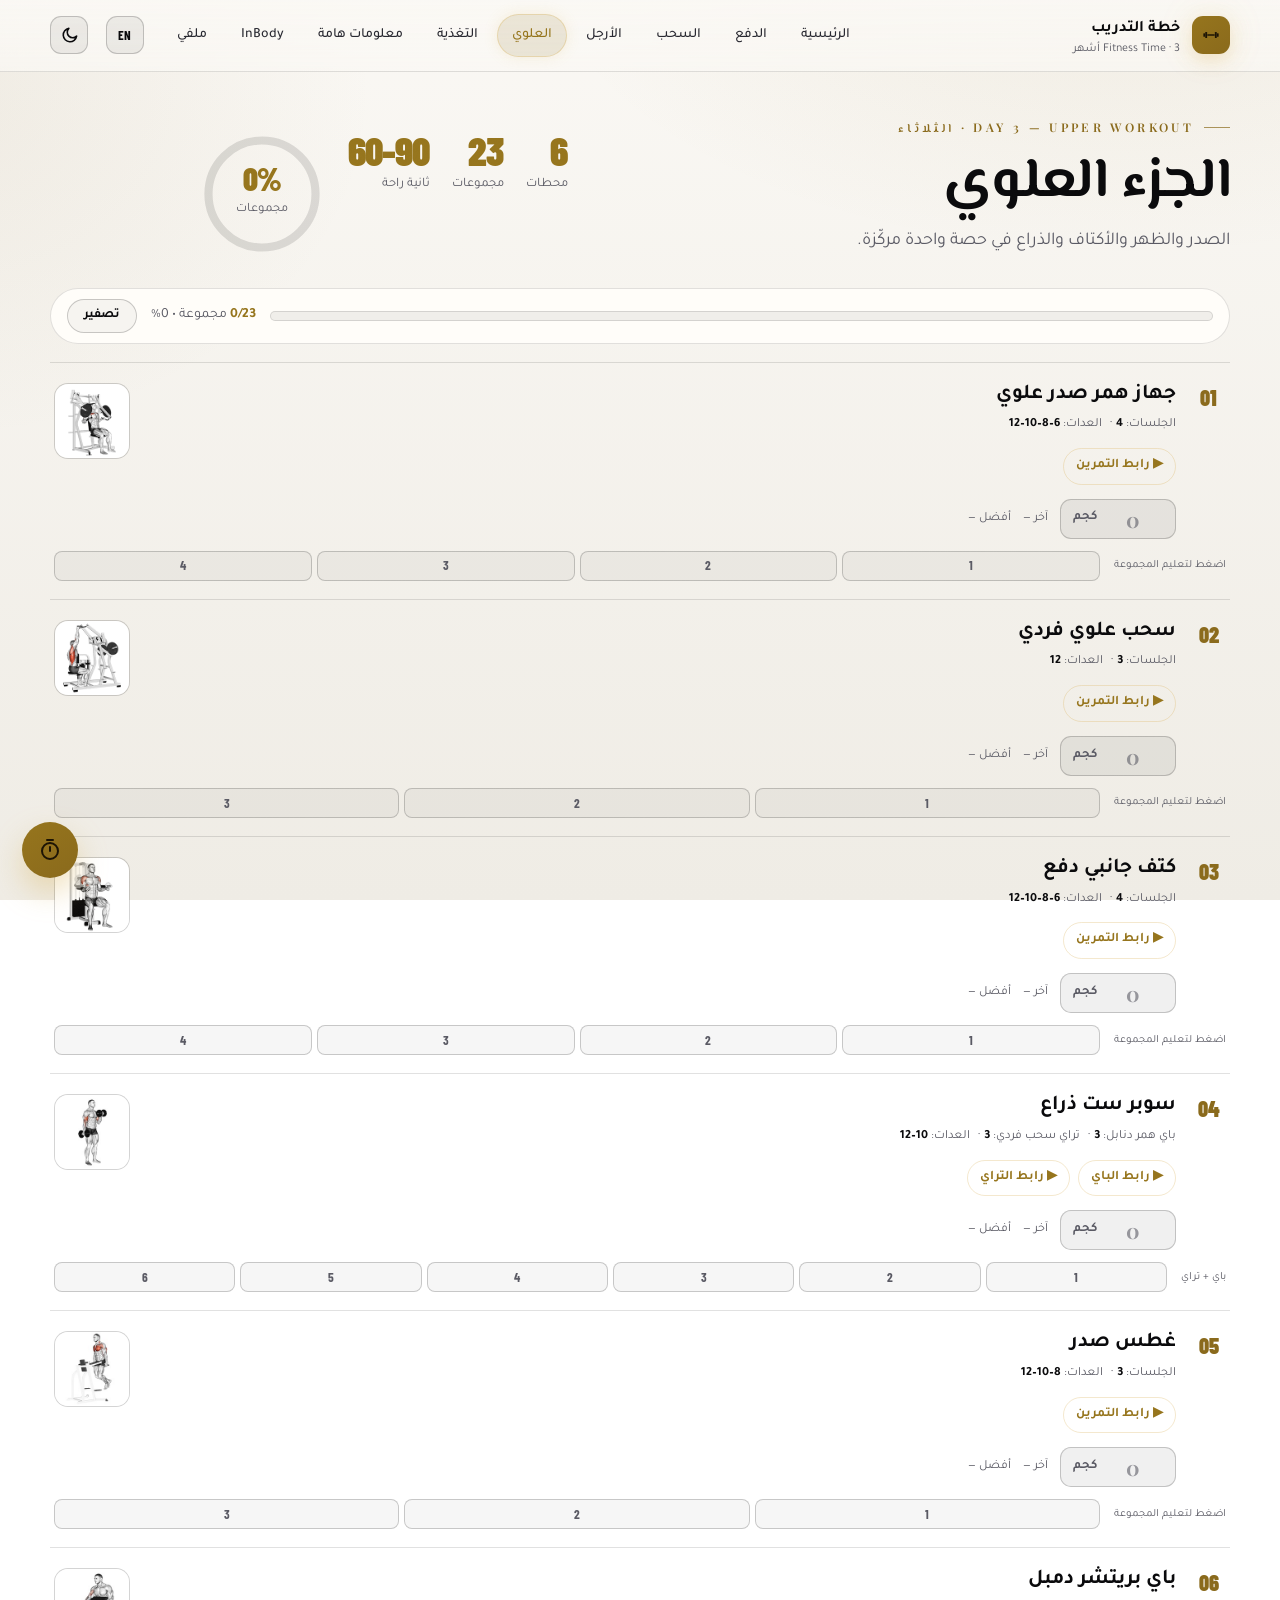
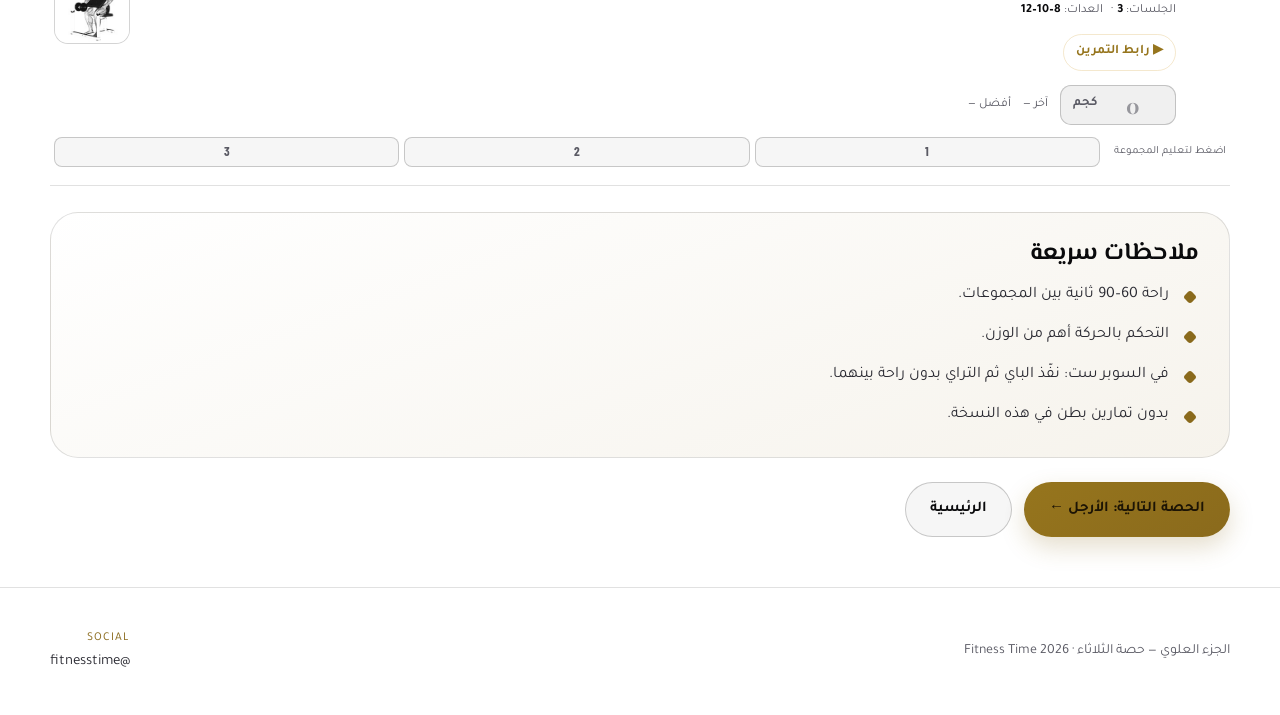
<file: upper.html>
<!DOCTYPE html>
<html lang="ar" dir="rtl">
<head>
  <meta charset="UTF-8">
  <meta name="viewport" content="width=device-width, initial-scale=1.0, viewport-fit=cover">
  <meta name="apple-mobile-web-app-capable" content="yes">
  <meta name="apple-mobile-web-app-status-bar-style" content="black-translucent">
  <meta name="apple-mobile-web-app-title" content="خطة التدريب">
  <meta name="format-detection" content="telephone=no">
  <title>الجزء العلوي — Upper | خطة التدريب</title>
  <meta name="description" content="حصة الجزء العلوي: صدر، ظهر، أكتاف، ذراع — 4 محطات مع روابط الأداء ومتابعة المجموعات.">
  <meta name="theme-color" content="#09090b">
  <link rel="icon" href="assets/icon.svg" type="image/svg+xml">
  <link rel="manifest" href="manifest.webmanifest">
  <script>try{var t=JSON.parse(localStorage.getItem('theme'));if(t)document.documentElement.dataset.theme=t;var L=JSON.parse(localStorage.getItem('lang'));if(L==='en'){document.documentElement.lang='en';document.documentElement.dir='ltr';}}catch(e){}</script>
  <link rel="stylesheet" href="assets/styles.css">
</head>
<body class="has-timer" data-day="upper">
  <header class="nav">
    <div class="wrap nav-in">
      <a class="brand" href="index.html">
        <span class="mark"><svg width="22" height="22" viewBox="0 0 512 512" fill="currentColor"><rect x="78" y="216" width="40" height="80" rx="12"/><rect x="122" y="186" width="44" height="140" rx="14"/><rect x="346" y="186" width="44" height="140" rx="14"/><rect x="394" y="216" width="40" height="80" rx="12"/><rect x="166" y="240" width="180" height="32" rx="16"/></svg></span>
        <span>خطة التدريب<small>Fitness Time · 3 أشهر</small></span>
      </a>
      <nav class="nav-links">
        <a href="index.html">الرئيسية</a>
        <a href="push.html">الدفع</a>
        <a href="pull.html">السحب</a>
        <a href="legs.html">الأرجل</a>
        <a href="upper.html">العلوي</a>
        <a href="nutrition.html">التغذية</a>
        <a href="info.html">معلومات هامة</a>
        <a href="inbody.html">InBody</a>
        <a href="profile.html">ملفي</a>
      </nav>
      <button class="theme-toggle" id="themeToggle" type="button" aria-label="تبديل الوضع"></button>
    </div>
  </header>

  <main class="wrap">
    <section class="workout-head">
      <div data-reveal>
        <p class="eyebrow">Day 3 — Upper Workout · الثلاثاء</p>
        <h1 class="display">الجزء العلوي</h1>
        <p class="lead">الصدر والظهر والأكتاف والذراع في حصة واحدة مركّزة.</p>
      </div>
      <div class="kpis" data-reveal>
        <div class="kpi"><b>6</b><span>محطات</span></div>
        <div class="kpi"><b>23</b><span>مجموعات</span></div>
        <div class="kpi"><b>60-90</b><span>ثانية راحة</span></div>
      </div>
    </section>

    <div class="progress-wrap" data-reveal>
      <div class="progress"><i id="progressFill"></i></div>
      <div class="progress-label" id="progressText"><b>0/23</b> مجموعة • 0%</div>
      <button class="btn btn-ghost" id="resetSets" style="padding:8px 16px;font-size:13px">تصفير</button>
    </div>

    <section class="exlist" id="exlist">
      <article class="ex" data-reveal>
        <div class="ex-num">01</div>
        <div class="ex-body">
          <h3>جهاز همر صدر علوي</h3>
          <div class="ex-meta"><span class="chip">الجلسات: <b>4</b></span><span class="chip">العدات: <b>6–8–10–12</b></span></div>
          <div class="ex-links"><a class="ex-link" href="https://youtube.com/shorts/iEFJOYxwrJo?si=wy0ywe32qMEAdvJu" target="_blank" rel="noopener">▶ رابط التمرين</a></div>
          <div class="ex-weight">
            <span class="w-field"><input class="w-input" type="number" inputmode="decimal" min="0" step="0.5" placeholder="0" aria-label="الوزن بالكيلوغرام"><span class="w-unit">كجم</span></span>
            <span class="w-stat w-last">آخر —</span>
            <span class="w-stat w-best">أفضل —</span>
            <span class="w-delta"></span>
          </div>
        </div>
        <div class="ex-side"><div class="sets"><span class="set-dot">1</span><span class="set-dot">2</span><span class="set-dot">3</span><span class="set-dot">4</span></div><small>اضغط لتعليم المجموعة</small></div>
      </article>

      <article class="ex" data-reveal>
        <div class="ex-num">02</div>
        <div class="ex-body">
          <h3>سحب علوي فردي</h3>
          <div class="ex-meta"><span class="chip">الجلسات: <b>3</b></span><span class="chip">العدات: <b>12</b></span></div>
          <div class="ex-links"><a class="ex-link" href="https://youtube.com/shorts/QY1Pz-7P9r8?si=W6MZyxHSuXgVN9Ck" target="_blank" rel="noopener">▶ رابط التمرين</a></div>
          <div class="ex-weight">
            <span class="w-field"><input class="w-input" type="number" inputmode="decimal" min="0" step="0.5" placeholder="0" aria-label="الوزن بالكيلوغرام"><span class="w-unit">كجم</span></span>
            <span class="w-stat w-last">آخر —</span>
            <span class="w-stat w-best">أفضل —</span>
            <span class="w-delta"></span>
          </div>
        </div>
        <div class="ex-side"><div class="sets"><span class="set-dot">1</span><span class="set-dot">2</span><span class="set-dot">3</span></div><small>اضغط لتعليم المجموعة</small></div>
      </article>

      <article class="ex" data-reveal>
        <div class="ex-num">03</div>
        <div class="ex-body">
          <h3>كتف جانبي دفع</h3>
          <div class="ex-meta"><span class="chip">الجلسات: <b>4</b></span><span class="chip">العدات: <b>6–8–10–12</b></span></div>
          <div class="ex-links"><a class="ex-link" href="https://youtu.be/FUsmRA2Ljoo?si=jyiMJ6hOSpvf1y7B" target="_blank" rel="noopener">▶ رابط التمرين</a></div>
          <div class="ex-weight">
            <span class="w-field"><input class="w-input" type="number" inputmode="decimal" min="0" step="0.5" placeholder="0" aria-label="الوزن بالكيلوغرام"><span class="w-unit">كجم</span></span>
            <span class="w-stat w-last">آخر —</span>
            <span class="w-stat w-best">أفضل —</span>
            <span class="w-delta"></span>
          </div>
        </div>
        <div class="ex-side"><div class="sets"><span class="set-dot">1</span><span class="set-dot">2</span><span class="set-dot">3</span><span class="set-dot">4</span></div><small>اضغط لتعليم المجموعة</small></div>
      </article>

      <article class="ex" data-reveal>
        <div class="ex-num">04</div>
        <div class="ex-body">
          <h3>سوبر ست ذراع</h3>
          <div class="ex-meta"><span class="chip">باي همر دنابل: <b>3</b></span><span class="chip">تراي سحب فردي: <b>3</b></span><span class="chip">العدات: <b>10–12</b></span></div>
          <div class="ex-links">
            <a class="ex-link" href="https://youtu.be/99m0NJORe24?si=2RVG1OLj-2BrEQLH" target="_blank" rel="noopener">▶ رابط الباي</a>
            <a class="ex-link" href="https://youtube.com/shorts/zDOP0HNw4ic?si=XJA_0dTdoMhaOPhS" target="_blank" rel="noopener">▶ رابط التراي</a>
          </div>
          <div class="ex-weight">
            <span class="w-field"><input class="w-input" type="number" inputmode="decimal" min="0" step="0.5" placeholder="0" aria-label="الوزن بالكيلوغرام"><span class="w-unit">كجم</span></span>
            <span class="w-stat w-last">آخر —</span>
            <span class="w-stat w-best">أفضل —</span>
            <span class="w-delta"></span>
          </div>
        </div>
        <div class="ex-side"><div class="sets"><span class="set-dot">1</span><span class="set-dot">2</span><span class="set-dot">3</span><span class="set-dot">4</span><span class="set-dot">5</span><span class="set-dot">6</span></div><small>باي + تراي</small></div>
      </article>
    
      <article class="ex" data-reveal>
        <div class="ex-num">05</div>
        <div class="ex-body">
          <h3>غطس صدر</h3>
          <div class="ex-meta"><span class="chip">الجلسات: <b>3</b></span><span class="chip">العدات: <b>8–10–12</b></span></div>
          <div class="ex-links"><a class="ex-link" href="https://www.youtube.com/results?search_query=chest+dip" target="_blank" rel="noopener">▶ رابط التمرين</a></div>
          <div class="ex-weight">
            <span class="w-field"><input class="w-input" type="number" inputmode="decimal" min="0" step="0.5" placeholder="0" aria-label="الوزن بالكيلوغرام"><span class="w-unit">كجم</span></span>
            <span class="w-stat w-last">آخر —</span>
            <span class="w-stat w-best">أفضل —</span>
            <span class="w-delta"></span>
          </div>
        </div>
        <div class="ex-side"><div class="sets"><span class="set-dot">1</span><span class="set-dot">2</span><span class="set-dot">3</span></div><small>اضغط لتعليم المجموعة</small></div>
      </article>

      <article class="ex" data-reveal>
        <div class="ex-num">06</div>
        <div class="ex-body">
          <h3>باي بريتشر دمبل</h3>
          <div class="ex-meta"><span class="chip">الجلسات: <b>3</b></span><span class="chip">العدات: <b>8–10–12</b></span></div>
          <div class="ex-links"><a class="ex-link" href="https://www.youtube.com/results?search_query=dumbbell+preacher+curl" target="_blank" rel="noopener">▶ رابط التمرين</a></div>
          <div class="ex-weight">
            <span class="w-field"><input class="w-input" type="number" inputmode="decimal" min="0" step="0.5" placeholder="0" aria-label="الوزن بالكيلوغرام"><span class="w-unit">كجم</span></span>
            <span class="w-stat w-last">آخر —</span>
            <span class="w-stat w-best">أفضل —</span>
            <span class="w-delta"></span>
          </div>
        </div>
        <div class="ex-side"><div class="sets"><span class="set-dot">1</span><span class="set-dot">2</span><span class="set-dot">3</span></div><small>اضغط لتعليم المجموعة</small></div>
      </article>
    </section>

    <section class="panel" data-reveal>
      <h2>ملاحظات سريعة</h2>
      <ul class="note-list">
        <li>راحة 60–90 ثانية بين المجموعات.</li>
        <li>التحكم بالحركة أهم من الوزن.</li>
        <li>في السوبر ست: نفّذ الباي ثم التراي بدون راحة بينهما.</li>
        <li>بدون تمارين بطن في هذه النسخة.</li>
      </ul>
    </section>

    <div class="hero-cta" data-reveal style="margin-top:24px">
      <a class="btn btn-gold" href="legs.html">الحصة التالية: الأرجل ←</a>
      <a class="btn btn-ghost" href="index.html">الرئيسية</a>
    </div>
  </main>

  <footer class="footer">
    <div class="wrap footer-grid">
      <div class="muted">الجزء العلوي — حصة الثلاثاء · Fitness Time 2026</div>
      <div class="contact"><div><span>SOCIAL</span>@fitnesstime</div></div>
    </div>
  </footer>

  <script src="assets/i18n.js"></script>
  <script src="assets/app.js" defer></script>

  <!-- Bottom Navigation Bar (Mobile) -->
  <nav class="bottom-nav" role="navigation" aria-label="تنقل سريع">
    <a class="bottom-nav__item" href="index.html" aria-label="الرئيسية">
      <svg width="24" height="24" viewBox="0 0 24 24" fill="none" stroke="currentColor" stroke-width="2" stroke-linecap="round" stroke-linejoin="round"><path d="m3 9 9-7 9 7v11a2 2 0 0 1-2 2H5a2 2 0 0 1-2-2z"/><polyline points="9 22 9 12 15 12 15 22"/></svg>
      <span>الرئيسية</span>
    </a>
    <a class="bottom-nav__item active" href="upper.html" aria-label="التدريب">
      <svg width="24" height="24" viewBox="0 0 24 24" fill="none" stroke="currentColor" stroke-width="2" stroke-linecap="round" stroke-linejoin="round"><path d="M6.5 6.5h11M6.5 17.5h11M3 12h18"/><circle cx="12" cy="12" r="1"/></svg>
      <span>التدريب</span>
    </a>
    <a class="bottom-nav__item" href="nutrition.html" aria-label="التغذية">
      <svg width="24" height="24" viewBox="0 0 24 24" fill="none" stroke="currentColor" stroke-width="2" stroke-linecap="round" stroke-linejoin="round"><path d="M11 2a2 2 0 0 0-2 2v5H4a2 2 0 0 0-2 2v3c0 1.1.9 2 2 2h3v4a2 2 0 0 0 2 2h2a2 2 0 0 0 2-2v-4h3a2 2 0 0 0 2-2v-3a2 2 0 0 0-2-2h-5V4a2 2 0 0 0-2-2h-2z"/></svg>
      <span>التغذية</span>
    </a>
    <a class="bottom-nav__item" href="inbody.html" aria-label="InBody">
      <svg width="24" height="24" viewBox="0 0 24 24" fill="none" stroke="currentColor" stroke-width="2" stroke-linecap="round" stroke-linejoin="round"><line x1="18" y1="20" x2="18" y2="10"/><line x1="12" y1="20" x2="12" y2="4"/><line x1="6" y1="20" x2="6" y2="14"/></svg>
      <span>InBody</span>
    </a>
    <a class="bottom-nav__item" href="profile.html" aria-label="ملفي">
      <svg width="24" height="24" viewBox="0 0 24 24" fill="none" stroke="currentColor" stroke-width="2" stroke-linecap="round" stroke-linejoin="round"><path d="M20 21v-2a4 4 0 0 0-4-4H8a4 4 0 0 0-4 4v2"/><circle cx="12" cy="7" r="4"/></svg>
      <span>ملفي</span>
    </a>
  </nav>

</body>
</html>
</file>
<file: assets/styles.css>
/* ==========================================================================
   3-Month Training Plan — Onyx & Gold Theme
   Deep charcoal black + champagne gold. Quiet luxury for training.
   ========================================================================== */

@import url('https://fonts.googleapis.com/css2?family=Barlow+Condensed:wght@700;900&family=Playfair+Display:wght@500;600;700&family=El+Messiri:wght@500;600;700&family=Tajawal:wght@300;400;500;700&display=swap');

:root {
  /* surfaces — BURN near-black */
  --navy-900: #09090b;
  --navy-850: #0d0d0f;
  --navy-800: #111113;
  --navy-700: #1a1a1c;
  --navy-600: #242426;
  /* ink */
  --cream:    #f0f0f0;
  --text:     #b0b0b8;
  --muted:    #66666e;
  /* accent — champagne gold */
  --gold:      #D9B45C;
  --gold-2:    #EBCF8E;
  --gold-soft: rgba(217,180,92,.12);
  --ok:        #5fbf8f;
  --down:      #e08aa0;
  /* lines + fx */
  --line:    rgba(255,255,255,.07);
  --line-2:  rgba(255,255,255,.12);
  --shadow:  0 24px 60px rgba(0,0,0,.70);
  --shadow-sm: 0 10px 30px rgba(0,0,0,.55);
  --radius:  20px;
  --radius-lg: 28px;
  --ease-out: cubic-bezier(0.23, 1, 0.32, 1);
  --duration-ui: 200ms;
  /* glow — soft gold sheen */
  --glow:    0 0 22px rgba(217,180,92,.35);
  --glow-sm: 0 0 12px rgba(217,180,92,.22);
  --glow-xs: 0 0  7px rgba(217,180,92,.16);
  /* themed semantic tokens — these flip in light mode */
  --bg:
    radial-gradient(1100px 600px at 88% -8%, rgba(217,180,92,.07), transparent 55%),
    radial-gradient(900px 700px at -6% 10%, rgba(217,180,92,.03), transparent 50%),
    linear-gradient(180deg, var(--navy-850) 0%, var(--navy-900) 100%);
  --nav-bg: linear-gradient(180deg, rgba(9,9,11,.96), rgba(9,9,11,.78));
  --nav-panel: #0d0d0f;
  --surface: linear-gradient(160deg, rgba(26,26,28,.88), rgba(17,17,19,.88));
  --fill:      rgba(255,255,255,.06);
  --fill-soft: rgba(255,255,255,.03);
  --frame-bg:
    radial-gradient(120% 90% at 70% 10%, rgba(217,180,92,.18), transparent 55%),
    linear-gradient(160deg, #1a1a1c 0%, #0d0d0f 70%);
  --frame-dot: rgba(255,255,255,.04);
  --ring-inner: var(--navy-800);
  --timer-bg: rgba(9,9,11,.97);
  /* type */
  --numeric: 'Barlow Condensed', 'Tajawal', sans-serif;
  --serif: 'Playfair Display', 'El Messiri', serif;
  --ar-display: 'El Messiri', 'Playfair Display', serif;
  --ar-body: 'Tajawal', 'Segoe UI', Tahoma, sans-serif;
  --maxw: 1180px;

  /* ---- light palette literals (single source; mapped below) ---- */
  --l-cream: #0a0a0c;
  --l-text:  #2a2a32;
  --l-muted: #5a5a64;
  --l-gold:    #8a6a1c;          /* deep gold — legible on white */
  --l-gold-2:  #96751d;
  --l-gold-soft: rgba(138,106,28,.14);
  --l-ok:   #2f9e6a;
  --l-down: #c14e69;
  --l-line:   rgba(10,10,12,.12);
  --l-line-2: rgba(10,10,12,.20);
  --l-shadow:    0 22px 50px rgba(0,0,0,.12);
  --l-shadow-sm: 0 10px 26px rgba(0,0,0,.08);
  --l-bg:
    radial-gradient(1100px 600px at 88% -8%, rgba(138,106,28,.09), transparent 55%),
    radial-gradient(900px 700px at -6% 10%, rgba(170,150,110,.12), transparent 50%),
    linear-gradient(180deg, #faf8f4 0%, #efece5 100%);
  --l-nav-bg: linear-gradient(180deg, rgba(250,248,244,.94), rgba(250,248,244,.72));
  --l-nav-panel: #fffdf9;
  --l-surface: linear-gradient(160deg, #ffffff, #f6f3ec);
  --l-fill:      rgba(10,10,12,.06);
  --l-fill-soft: rgba(10,10,12,.035);
  --l-frame-bg:
    radial-gradient(120% 90% at 70% 10%, rgba(138,106,28,.14), transparent 55%),
    linear-gradient(160deg, #efeadf 0%, #e3dcca 70%);
  --l-frame-dot: rgba(10,10,12,.06);
  --l-ring-inner: #ffffff;
  --l-timer-bg: rgba(255,255,255,.96);
}

/* ---------- Light theme -----------------------------------------------------
   Maps the --l-* literals onto the live tokens. Applied two ways:
   1) explicit user choice  → :root[data-theme="light"]
   2) system preference     → @media, but only when the user hasn't forced dark
   ------------------------------------------------------------------------- */
:root[data-theme="light"] {
  --cream: var(--l-cream); --text: var(--l-text); --muted: var(--l-muted);
  --gold: var(--l-gold); --gold-2: var(--l-gold-2); --gold-soft: var(--l-gold-soft);
  --ok: var(--l-ok); --down: var(--l-down);
  --line: var(--l-line); --line-2: var(--l-line-2);
  --shadow: var(--l-shadow); --shadow-sm: var(--l-shadow-sm);
  --bg: var(--l-bg); --nav-bg: var(--l-nav-bg); --nav-panel: var(--l-nav-panel); --surface: var(--l-surface);
  --fill: var(--l-fill); --fill-soft: var(--l-fill-soft);
  --frame-bg: var(--l-frame-bg); --frame-dot: var(--l-frame-dot);
  --ring-inner: var(--l-ring-inner); --timer-bg: var(--l-timer-bg);
}
@media (prefers-color-scheme: light) {
  :root:not([data-theme="dark"]) {
    --cream: var(--l-cream); --text: var(--l-text); --muted: var(--l-muted);
    --gold: var(--l-gold); --gold-2: var(--l-gold-2); --gold-soft: var(--l-gold-soft);
    --ok: var(--l-ok); --down: var(--l-down);
    --line: var(--l-line); --line-2: var(--l-line-2);
    --shadow: var(--l-shadow); --shadow-sm: var(--l-shadow-sm);
    --bg: var(--l-bg); --nav-bg: var(--l-nav-bg); --nav-panel: var(--l-nav-panel); --surface: var(--l-surface);
    --fill: var(--l-fill); --fill-soft: var(--l-fill-soft);
    --frame-bg: var(--l-frame-bg); --frame-dot: var(--l-frame-dot);
    --ring-inner: var(--l-ring-inner); --timer-bg: var(--l-timer-bg);
  }
}

* { box-sizing: border-box; }
html { scroll-behavior: smooth; -webkit-tap-highlight-color: transparent; }
@media (prefers-reduced-motion: reduce) {
  html { scroll-behavior: auto; }
}

body {
  margin: 0;
  font-family: var(--ar-body);
  color: var(--text);
  background: var(--bg);
  background-attachment: fixed;
  min-height: 100dvh;
  line-height: 1.75;
  -webkit-font-smoothing: antialiased;
  text-rendering: optimizeLegibility;
}

/* film grain — breaks digital flatness (luxury texture) */
body::after {
  content: ""; position: fixed; inset: 0; z-index: 1; pointer-events: none;
  background-image: url("data:image/svg+xml;utf8,<svg xmlns='http://www.w3.org/2000/svg' width='160' height='160'><filter id='n'><feTurbulence type='fractalNoise' baseFrequency='0.9' numOctaves='2' stitchTiles='stitch'/><feColorMatrix type='saturate' values='0'/></filter><rect width='100%25' height='100%25' filter='url(%23n)' opacity='0.5'/></svg>");
  opacity: .045; mix-blend-mode: overlay;
}

a, button, .set-dot { touch-action: manipulation; }

a { color: var(--gold-2); text-decoration: none; }
img { max-width: 100%; display: block; }

.wrap { width: min(var(--maxw), calc(100% - 36px)); margin-inline: auto; }

/* ---------- Top navigation ------------------------------------------------ */
.nav {
  position: sticky; top: 0; z-index: 40;
  backdrop-filter: blur(14px);
  background: var(--nav-bg);
  border-bottom: 1px solid var(--line);
}
.nav-in { display: flex; align-items: center; gap: 18px; padding: 14px 0; }
.brand { display: flex; align-items: center; gap: 12px; font-weight: 700; color: var(--cream); }
.brand .mark {
  width: 38px; height: 38px; border-radius: 11px; flex: none;
  display: grid; place-items: center;
  background: linear-gradient(145deg, var(--gold-2), var(--gold));
  color: #1c1405; box-shadow: 0 6px 18px rgba(217,180,92,.35);
}
.brand small { display: block; font-weight: 400; color: var(--muted); font-size: 12px; line-height: 1; }
.nav-links { display: flex; gap: 4px; margin-inline-start: auto; flex-wrap: wrap; }
.nav-links a {
  color: var(--text); padding: 8px 14px; border-radius: 999px;
  font-size: 14px; font-weight: 500; transition: .2s; border: 1px solid transparent;
}
.nav-links a:hover { background: var(--fill); color: var(--cream); }
.nav-links a.active { background: var(--gold-soft); color: var(--gold-2); border-color: rgba(217,180,92,.35); }

/* theme toggle (light / dark) */
.theme-toggle {
  width: 38px; height: 38px; flex: none; border-radius: 11px;
  display: grid; place-items: center; cursor: pointer; padding: 0;
  border: 1px solid var(--line-2); background: var(--fill); color: var(--cream);
  transition: border-color .2s, color .2s, transform .15s;
}
.theme-toggle:hover { border-color: var(--gold); color: var(--gold); transform: translateY(-1px); }
.theme-toggle svg { width: 19px; height: 19px; }

/* mobile hamburger — hidden on desktop, shown ≤620px */
.nav-toggle {
  display: none; width: 38px; height: 38px; flex: none; border-radius: 11px;
  place-items: center; cursor: pointer; padding: 0;
  border: 1px solid var(--line-2); background: var(--fill); color: var(--cream);
  transition: border-color .2s, color .2s;
}
.nav-toggle:hover { border-color: var(--gold); color: var(--gold); }
.nav-toggle svg { width: 22px; height: 22px; }

/* ---------- Shared section primitives ------------------------------------- */
.eyebrow {
  font-family: var(--serif); letter-spacing: .28em; text-transform: uppercase;
  color: var(--gold); font-size: 12px; font-weight: 600; margin: 0 0 14px;
  display: inline-flex; align-items: center; gap: 10px;
}
.eyebrow::before { content: ""; width: 26px; height: 1px; background: var(--gold); opacity: .7; }

.serif { font-family: var(--serif); }

h1, h2, h3 { color: var(--cream); margin: 0; line-height: 1.12; font-weight: 700; }
.display {
  font-family: var(--ar-display);
  font-size: clamp(30px, 5vw, 56px);
  letter-spacing: -.01em;
  text-wrap: balance;
}
.section-title { font-family: var(--ar-display); font-size: clamp(24px, 3vw, 36px); text-wrap: balance; }

.lead { color: var(--muted); font-size: clamp(15px, 1.5vw, 18px); margin: 12px 0 0; max-width: 58ch; }

.section { padding: 64px 0; }
.section + .section { padding-top: 28px; }

/* ---------- Hero / cover -------------------------------------------------- */
.hero { padding: 56px 0 40px; }
.hero-grid { display: grid; grid-template-columns: 1.05fr .95fr; gap: 34px; align-items: stretch; }
.hero-copy { display: flex; flex-direction: column; justify-content: center; }
.hero h1 { margin-bottom: 18px; }
.hero-tags { display: flex; flex-wrap: wrap; gap: 10px; margin-top: 26px; }
.tag {
  padding: 8px 16px; border-radius: 999px; border: 1px solid var(--line-2);
  background: var(--fill-soft); color: var(--text); font-size: 14px; font-weight: 500;
}
.hero-cta { display: flex; flex-wrap: wrap; gap: 12px; margin-top: 30px; }

/* decorative "photo" frame built from gradients + svg (offline-safe) */
.frame {
  position: relative; border-radius: var(--radius-lg); overflow: hidden;
  border: 1px solid var(--line-2);
  background: var(--frame-bg);
  box-shadow: var(--shadow);
  min-height: 340px; display: grid; place-items: center; isolation: isolate;
}
.frame::after {
  content: ""; position: absolute; inset: 0;
  background-image: radial-gradient(var(--frame-dot) 1px, transparent 1px);
  background-size: 22px 22px; opacity: .5; z-index: -1;
}
.frame .glyph { width: 58%; max-width: 320px; opacity: .9; filter: drop-shadow(0 12px 30px rgba(0,0,0,.5)); }
.frame .frame-cap {
  position: absolute; inset-inline: 18px; bottom: 16px; display: flex; justify-content: space-between;
  font-family: var(--serif); letter-spacing: .12em; font-size: 12px; color: var(--muted);
  z-index: 2;
}
/* real-photo hero frame (screenshot style) */
.photo-frame { padding: 0; }
.photo-frame img { width: 100%; height: 100%; min-height: 340px; object-fit: cover; }
.photo-frame::before {
  content: ""; position: absolute; inset: 0; z-index: 1; pointer-events: none;
  background: linear-gradient(180deg, rgba(8,17,29,0) 45%, rgba(8,17,29,.78) 100%);
}
.photo-frame .frame-cap span { color: var(--cream); text-shadow: 0 2px 12px rgba(0,0,0,.6); }

.btn {
  display: inline-flex; align-items: center; gap: 9px; padding: 13px 24px; border-radius: 999px;
  font-weight: 700; font-family: var(--ar-body); font-size: 15px; cursor: pointer; border: 1px solid transparent;
  transition: transform .15s, box-shadow .2s, background .2s; text-align: center;
}
.btn:hover { transform: translateY(-2px); }
.btn:active { transform: translateY(1px) scale(0.98); transition-duration: .08s; box-shadow: none !important; }
.btn-gold { background: linear-gradient(145deg, var(--gold-2), var(--gold)); color: #1c1405; box-shadow: 0 12px 26px rgba(217,180,92,.30); }
.btn-ghost { background: var(--fill-soft); color: var(--cream); border-color: var(--line-2); }
.btn-ghost:hover { background: var(--fill); }

/* ---------- Generic cards ------------------------------------------------- */
.cards { display: grid; gap: 18px; }
.cards.c2 { grid-template-columns: repeat(2, 1fr); }
.cards.c3 { grid-template-columns: repeat(3, 1fr); }
.cards.c4 { grid-template-columns: repeat(4, 1fr); }

.card {
  background: var(--surface);
  border: 1px solid var(--line); border-radius: var(--radius); padding: 24px;
  box-shadow: var(--shadow-sm); transition: border-color .2s, transform .2s;
}
.card:hover { border-color: var(--line-2); transform: translateY(-3px); }
.card h3 { font-size: 20px; margin-bottom: 8px; color: var(--cream); }
.card p { margin: 0; color: var(--muted); font-size: 15px; }

/* day picker cards on home */
.day-card { display: block; position: relative; overflow: hidden; }
.day-card .num {
  font-family: var(--serif); font-size: 54px; color: rgba(217,180,92,.28);
  line-height: 1; font-weight: 700; margin-bottom: 6px;
}
.day-card .when { color: var(--gold); font-size: 13px; font-weight: 700; letter-spacing: .04em; }
.day-card .focus { display: flex; gap: 6px; flex-wrap: wrap; margin-top: 14px; }
.day-card .focus span { font-size: 12px; color: var(--text); background: var(--fill); padding: 4px 10px; border-radius: 8px; }
.day-card .go { margin-top: 16px; color: var(--gold-2); font-weight: 700; font-size: 14px; }

/* ---------- Exercise list (workout pages) -------------------------------- */
.workout-head { display: grid; grid-template-columns: 1.1fr .9fr; gap: 30px; align-items: end; padding: 40px 0 8px; }
.kpis { display: flex; gap: 22px; flex-wrap: wrap; }
.kpi { }
.kpi b { display: block; font-family: var(--serif); font-size: 40px; color: var(--gold-2); line-height: 1; }
.kpi span { color: var(--muted); font-size: 13px; }

.exlist { display: grid; gap: 0; margin-top: 18px; border-bottom: 1px solid var(--line); }
.ex {
  display: grid; grid-template-columns: auto 1fr auto; gap: 6px 16px; align-items: start;
  background: transparent;
  border-top: 1px solid var(--line); border-radius: 0; padding: 20px 4px 18px;
  transition: background .2s;
}
.ex:hover { background: var(--fill-soft); }
.ex.done { background: linear-gradient(90deg, rgba(95,191,143,.08), transparent 65%); }
.ex-num { font-family: var(--numeric); font-size: 22px; font-weight: 900; color: var(--gold); grid-column: 1; grid-row: 1; line-height: 1.3; text-align: center; min-width: 34px; letter-spacing: .02em; }
.ex-body { grid-column: 2; grid-row: 1; }
.ex-side { grid-column: 1 / -1; grid-row: 2; }
.ex-body h3 { font-size: 21px; }
.ex-meta { display: flex; gap: 4px; flex-wrap: wrap; margin-top: 8px; }
.ex-meta .chip { background: transparent; border: none; padding: 0; color: var(--muted); font-size: 12.5px; }
.ex-meta .chip + .chip::before { content: "·"; margin-inline-end: 8px; color: var(--muted); }
.chip {
  font-size: 13px; color: var(--text); background: var(--fill);
  border: 1px solid var(--line); padding: 5px 11px; border-radius: 9px;
}
.chip b { color: var(--cream); font-weight: 700; }
.ex-links { display: flex; gap: 8px; flex-wrap: wrap; margin-top: 12px; }
.ex-link {
  display: inline-flex; align-items: center; gap: 7px; font-size: 13px; font-weight: 700;
  color: var(--gold-2); padding: 6px 12px; border: 1px solid rgba(217,180,92,.3);
  border-radius: 999px; transition: .2s;
}
.ex-link:hover { background: var(--gold-soft); }
.ex-side { display: flex; flex-direction: row-reverse; align-items: center; gap: 14px; padding-top: 6px; }
.ex-side small { flex: none; }
.sets { display: flex; gap: 5px; flex: 1; }
.set-dot {
  flex: 1; height: 30px; border-radius: 8px; border: 1px solid var(--line-2);
  background: var(--fill-soft); color: var(--muted); font-size: 13px; font-weight: 700;
  font-family: var(--numeric);
  display: grid; place-items: center; cursor: pointer; user-select: none;
  transition: transform 160ms var(--ease-out), border-color 160ms var(--ease-out), color 160ms var(--ease-out), background-color 160ms var(--ease-out);
}
@media (hover: hover) and (pointer: fine) {
  .set-dot:active { transform: scale(0.97); }
}
.set-dot:hover { border-color: var(--gold); color: var(--cream); }
.set-dot.on { background: linear-gradient(145deg, var(--gold-2), var(--gold)); color: #1c1405; border-color: transparent; }
.ex-side small { color: var(--muted); font-size: 11px; }

/* ---------- Exercise animation preview ---------------------------------- */
.ex-preview {
  grid-column: 3; grid-row: 1; align-self: start;
  width: 76px; height: 76px; flex: none;
  border-radius: 14px; overflow: hidden;
  border: 1px solid var(--line);
  background: var(--fill);
  position: relative;
}
.ex-preview-img {
  width: 100%; height: 100%; object-fit: cover; display: block;
  opacity: 0; transition: opacity .35s;
}
.ex-preview-img.loaded  { opacity: 1; }
.ex-preview-img.hidden  { display: none; }
.ex-preview-skeleton {
  position: absolute; inset: 0;
  background: linear-gradient(90deg, var(--fill) 0%, var(--fill-soft) 45%, var(--fill) 90%);
  background-size: 200% 100%;
  animation: ex-shimmer 1.6s ease-in-out infinite;
}
.ex-preview-skeleton.hidden { display: none; }
@keyframes ex-shimmer {
  0%   { background-position: 200% 0; }
  100% { background-position: -200% 0; }
}
.ex-preview-fallback {
  position: absolute; inset: 0;
  display: none; flex-direction: column; align-items: center; justify-content: center;
  gap: 5px; color: var(--muted); font-size: 10px;
  font-family: var(--ar-body); text-align: center; padding: 4px; line-height: 1.3;
}
.ex-preview-fallback svg { width: 28px; height: 28px; opacity: .35; }
.ex-preview-fallback.visible { display: flex; }
@media (prefers-reduced-motion: reduce) {
  .ex-preview-skeleton { animation: none; }
  .ex-preview-img { transition: none; }
}

/* per-exercise weight log (progress tracing) */
.ex-weight { display: flex; align-items: center; gap: 12px; flex-wrap: wrap; margin-top: 14px; }
.w-field {
  display: inline-flex; align-items: center; gap: 6px;
  background: var(--fill); border: 1px solid var(--line-2); border-radius: 11px; padding: 4px 12px;
  transition: border-color .2s;
}
.w-field:focus-within { border-color: var(--gold); }
.w-input {
  width: 60px; border: none; background: transparent; color: var(--cream);
  font-family: var(--serif); font-size: 21px; font-weight: 700; text-align: center;
  -moz-appearance: textfield; appearance: textfield;
}
.w-input::-webkit-outer-spin-button, .w-input::-webkit-inner-spin-button { -webkit-appearance: none; margin: 0; }
.w-input:focus { outline: none; }
.w-input::placeholder { color: var(--muted); opacity: .6; }
.w-unit { color: var(--muted); font-size: 13px; font-weight: 700; }
.w-stat { font-size: 12.5px; color: var(--muted); white-space: nowrap; }
.w-stat b { color: var(--text); font-weight: 700; }
.w-delta { font-size: 12.5px; font-weight: 700; white-space: nowrap; }
.w-delta.up { color: var(--ok); }
.w-delta.down { color: var(--down); }

/* progress bar */
.progress-wrap {
  position: sticky; top: 74px; z-index: 30;
  display: flex; align-items: center; gap: 14px; margin: 22px 0 4px;
  padding: 10px 16px; background: var(--nav-panel);
  border: 1px solid var(--line); border-radius: 999px;
}
.progress { flex: 1; height: 10px; border-radius: 999px; background: var(--fill); overflow: hidden; border: 1px solid var(--line); }
.progress > i {
  display: block; height: 100%; width: 100%;
  background: linear-gradient(90deg, var(--gold), var(--gold-2));
  transform: scaleX(0); transform-origin: right center;
  transition: transform var(--duration-ui) var(--ease-out);
}
.progress-label { font-size: 14px; color: var(--muted); white-space: nowrap; }
.progress-label b { color: var(--gold-2); }

/* notes panel */
.panel {
  background: var(--surface);
  border: 1px solid var(--line); border-radius: var(--radius-lg); padding: 28px 30px; margin-top: 26px;
}
.panel h2 { font-family: var(--ar-display); font-size: 24px; margin-bottom: 14px; }
.note-list { margin: 0; padding-inline-start: 4px; list-style: none; display: grid; gap: 12px; }
.note-list li { position: relative; padding-inline-start: 26px; color: var(--text); }
.note-list li::before {
  content: ""; position: absolute; inset-inline-start: 0; top: 11px; width: 10px; height: 10px;
  border-radius: 3px; background: var(--gold); transform: rotate(45deg);
}

/* ---------- InBody stats -------------------------------------------------- */
.score-card { text-align: center; display: grid; place-items: center; gap: 6px; }
.score-ring {
  --p: 69; width: 150px; height: 150px; border-radius: 50%;
  background: conic-gradient(var(--gold) calc(var(--p) * 1%), var(--fill) 0);
  display: grid; place-items: center; margin-bottom: 6px;
}
.score-ring > div { width: 116px; height: 116px; border-radius: 50%; background: var(--ring-inner); display: grid; place-items: center; line-height: 1; }
.score-ring b { font-family: var(--serif); font-size: 42px; color: var(--cream); }
.score-ring span { font-size: 12px; color: var(--muted); }

.stat {
  background: var(--surface);
  border: 1px solid var(--line); border-radius: var(--radius); padding: 22px;
}
.stat .v { font-family: var(--serif); font-size: 34px; color: var(--gold-2); line-height: 1; }
.stat .v small { font-size: 15px; color: var(--muted); font-family: var(--ar-body); }
.stat .k { color: var(--muted); font-size: 14px; margin-top: 8px; }
.stat .bar { height: 6px; border-radius: 999px; background: var(--fill); margin-top: 14px; overflow: hidden; }
.stat .bar > i { display: block; height: 100%; background: linear-gradient(90deg, var(--gold), var(--gold-2)); }
.stat .range { font-size: 12px; color: var(--muted); margin-top: 8px; }

/* ---------- Rest timer (floating) ---------------------------------------- */
.timer {
  position: fixed; inset-inline-end: 22px; bottom: 22px; z-index: 60;
  width: 230px; background: var(--timer-bg); backdrop-filter: blur(12px);
  border: 1px solid var(--line-2); border-radius: 18px; box-shadow: var(--shadow);
  padding: 16px;
  opacity: 0; pointer-events: none; visibility: hidden;
  transform: translateY(140%);
  transition: transform 180ms var(--ease-out), opacity 180ms var(--ease-out), visibility 0s linear 180ms;
}
.timer.open {
  opacity: 1; pointer-events: auto; visibility: visible;
  transform: translateY(0);
  transition: transform 250ms var(--ease-out), opacity 250ms var(--ease-out), visibility 0s linear 0s;
}
.timer .t-head { display: flex; justify-content: space-between; align-items: center; color: var(--muted); font-size: 12px; }
.timer .t-time { font-family: var(--serif); font-size: 46px; text-align: center; color: var(--cream); margin: 4px 0 10px; letter-spacing: .02em; }
.timer .t-time.warn { color: var(--gold-2); }
.timer .t-row { display: flex; gap: 8px; }
.timer .t-row button { flex: 1; padding: 9px; border-radius: 11px; border: 1px solid var(--line-2); background: var(--fill); color: var(--cream); cursor: pointer; font-weight: 700; font-size: 13px; }
.timer .t-row button:hover { background: var(--fill-soft); border-color: var(--gold); }
.timer .t-presets { display: flex; gap: 6px; margin-top: 8px; }
.timer .t-presets button { flex: 1; padding: 7px 0; font-size: 12px; border-radius: 9px; border: 1px solid var(--line); background: transparent; color: var(--muted); cursor: pointer; }
.timer .t-presets button:hover { color: var(--cream); border-color: var(--gold); }
.timer .t-close { background: none; border: none; color: var(--muted); cursor: pointer; font-size: 18px; line-height: 1; }

.timer-fab {
  position: fixed; inset-inline-end: 22px; bottom: 22px; z-index: 55;
  width: 56px; height: 56px; border-radius: 50%; border: none; cursor: pointer;
  background: linear-gradient(145deg, var(--gold-2), var(--gold)); color: #1c1405;
  box-shadow: 0 14px 30px rgba(217,180,92,.4); display: grid; place-items: center;
  transition: transform .15s;
}
.timer-fab:hover { transform: scale(1.06); }

/* ---------- Footer -------------------------------------------------------- */
.footer { border-top: 1px solid var(--line); margin-top: 50px; padding: 40px 0; }
.footer-grid { display: flex; justify-content: space-between; gap: 24px; flex-wrap: wrap; align-items: center; }
.footer .muted { color: var(--muted); font-size: 14px; }
.footer .contact { display: flex; gap: 20px; flex-wrap: wrap; }
.footer .contact div span { display: block; color: var(--gold); font-size: 12px; letter-spacing: .08em; }
.footer .contact div { color: var(--text); font-size: 15px; }

/* ---------- Feature cards (home → instructors / nutrition) --------------- */
.feature {
  display: block; border-radius: var(--radius-lg); overflow: hidden;
  border: 1px solid var(--line); background: var(--surface);
  box-shadow: var(--shadow-sm); transition: border-color .2s, transform .2s;
}
.feature:hover { border-color: rgba(217,180,92,.4); transform: translateY(-3px); }
.feature-img { position: relative; aspect-ratio: 16 / 9; overflow: hidden; }
.feature-img img { width: 100%; height: 100%; object-fit: cover; transition: transform .5s ease; }
.feature:hover .feature-img img { transform: scale(1.05); }
.feature-img::after {
  content: ""; position: absolute; inset: 0;
  background: linear-gradient(180deg, rgba(8,17,29,0) 50%, rgba(8,17,29,.55) 100%);
}
.feature-body { padding: 22px 24px 26px; }
.feature-body h3 { font-family: var(--ar-display); font-size: 24px; margin: 4px 0 8px; }
.feature-body p { margin: 0; color: var(--muted); font-size: 15px; }
.feature-body .go { display: inline-block; margin-top: 14px; color: var(--gold-2); font-weight: 700; font-size: 14px; }

/* ---------- Instructors / coaches ---------------------------------------- */
.coach-grid { display: grid; grid-template-columns: repeat(2, 1fr); gap: 20px; margin-top: 28px; }
.coach {
  display: flex; flex-direction: column; overflow: hidden;
  border: 1px solid var(--line); border-radius: var(--radius-lg);
  background: var(--surface); box-shadow: var(--shadow-sm);
  transition: border-color .2s, transform .2s;
}
.coach:hover { border-color: rgba(217,180,92,.4); transform: translateY(-3px); }
.coach-photo { position: relative; aspect-ratio: 5 / 4; overflow: hidden; }
.coach-photo img { width: 100%; height: 100%; object-fit: cover; transition: transform .5s ease; }
.coach:hover .coach-photo img { transform: scale(1.05); }
.coach-photo::after {
  content: ""; position: absolute; inset: 0;
  background: linear-gradient(180deg, rgba(8,17,29,0) 55%, rgba(8,17,29,.7) 100%);
}
.coach-tag {
  position: absolute; inset-block-start: 14px; inset-inline-start: 14px; z-index: 2;
  font-size: 12px; font-weight: 700; color: #1c1405; padding: 5px 12px; border-radius: 999px;
  background: linear-gradient(145deg, var(--gold-2), var(--gold)); box-shadow: 0 6px 16px rgba(217,180,92,.35);
}
.coach-body { padding: 20px 22px 24px; }
.coach-body h3 { font-size: 22px; }
.coach-role { color: var(--gold); font-weight: 700; font-size: 13.5px; margin: 6px 0 10px; }
.coach-body p { margin: 0; color: var(--muted); font-size: 14.5px; }
.coach-stats { display: flex; gap: 16px; flex-wrap: wrap; margin-top: 16px; padding-top: 14px; border-top: 1px solid var(--line); }
.coach-stats span { font-size: 12.5px; color: var(--muted); }
.coach-stats b { display: block; font-family: var(--serif); font-size: 19px; color: var(--gold-2); line-height: 1.1; }

/* ---------- Nutrition / meals -------------------------------------------- */
.meal-grid { display: grid; grid-template-columns: repeat(3, 1fr); gap: 20px; margin-top: 28px; }
.meal {
  display: flex; flex-direction: column; overflow: hidden;
  border: 1px solid var(--line); border-radius: var(--radius); background: var(--surface);
  box-shadow: var(--shadow-sm); transition: border-color .2s, transform .2s;
}
.meal:hover { border-color: rgba(217,180,92,.4); transform: translateY(-3px); }
.meal-img { position: relative; aspect-ratio: 4 / 3; overflow: hidden; }
.meal-img img { width: 100%; height: 100%; object-fit: cover; transition: transform .5s ease; }
.meal:hover .meal-img img { transform: scale(1.05); }
.meal-kcal {
  position: absolute; inset-block-start: 12px; inset-inline-end: 12px; z-index: 2;
  font-size: 12px; font-weight: 700; color: var(--cream);
  background: rgba(8,17,29,.7); backdrop-filter: blur(6px);
  padding: 5px 11px; border-radius: 999px; border: 1px solid var(--line-2);
}
.meal-body { padding: 18px 20px 20px; flex: 1; display: flex; flex-direction: column; }
.meal-body h3 { font-size: 19px; }
.meal-body p { margin: 8px 0 0; color: var(--muted); font-size: 14px; flex: 1; }
.macros { display: flex; gap: 8px; margin-top: 16px; }
.macro {
  flex: 1; text-align: center; font-size: 11.5px; color: var(--muted);
  padding: 8px 4px; border-radius: 11px; border: 1px solid var(--line); background: var(--fill-soft);
}
.macro b { display: block; font-family: var(--serif); font-size: 17px; color: var(--cream); line-height: 1.15; margin-bottom: 2px; }
.macro.p b { color: #6fd3a3; }
.macro.c b { color: var(--gold-2); }
.macro.f b { color: #e0a878; }

/* daily plan split panel */
.diet-plan { display: grid; grid-template-columns: 1.3fr .7fr; gap: 28px; align-items: center; }
.diet-copy h2 { font-family: var(--ar-display); font-size: 24px; margin-bottom: 14px; }
.diet-photo { border-radius: var(--radius); overflow: hidden; aspect-ratio: 1 / 1; border: 1px solid var(--line-2); }
.diet-photo img { width: 100%; height: 100%; object-fit: cover; }

/* ---------- Info page: profile strip ------------------------------------- */
.profile-strip {
  display: grid; grid-template-columns: 260px 1fr; gap: 0; margin-top: 28px;
  border: 1px solid var(--line); border-radius: var(--radius-lg); overflow: hidden;
  background: var(--surface); box-shadow: var(--shadow-sm);
}
.profile-photo { position: relative; min-height: 200px; overflow: hidden; }
.profile-photo img { width: 100%; height: 100%; object-fit: cover; position: absolute; inset: 0; }
.profile-photo::after { content: ""; position: absolute; inset: 0; background: linear-gradient(90deg, rgba(8,17,29,.55), rgba(8,17,29,.1)); }
.profile-body { padding: 26px 30px; display: flex; flex-direction: column; justify-content: center; }
.profile-body h2 { font-family: var(--ar-display); font-size: 30px; margin: 4px 0 18px; }
.profile-stats { display: flex; flex-wrap: wrap; gap: 28px; }
.profile-stats div { }
.profile-stats b { display: block; font-family: var(--serif); font-size: 30px; color: var(--gold-2); line-height: 1.1; }
.profile-stats b small { font-size: 14px; color: var(--muted); font-family: var(--ar-body); }
.profile-stats span { font-size: 13px; color: var(--muted); }

/* ---------- Info page: tips grid ----------------------------------------- */
.tip-grid { display: grid; grid-template-columns: repeat(3, 1fr); gap: 18px; margin-top: 26px; }
.tip {
  position: relative; padding: 24px 22px 22px;
  border: 1px solid var(--line); border-radius: var(--radius); background: var(--surface);
  box-shadow: var(--shadow-sm); transition: border-color .2s, transform .2s; overflow: hidden;
}
.tip:hover { border-color: rgba(217,180,92,.4); transform: translateY(-3px); }
.tip-no {
  position: absolute; inset-block-start: 18px; inset-inline-end: 22px;
  font-family: var(--serif); font-size: 34px; font-weight: 700; color: rgba(217,180,92,.20); line-height: 1;
  pointer-events: none;
}
.tip-ic {
  width: 50px; height: 50px; border-radius: 14px; display: grid; place-items: center; margin-bottom: 16px;
  background: var(--gold-soft); border: 1px solid rgba(217,180,92,.3); color: var(--gold-2);
}
.tip-ic svg { width: 26px; height: 26px; }
.tip h3 { font-size: 18px; margin-bottom: 8px; }
.tip p { margin: 0; color: var(--muted); font-size: 14.5px; line-height: 1.7; }
.tip p b { color: var(--text); font-weight: 700; }

/* ---------- Info page: weekly split + golden tip ------------------------- */
.week-split { display: grid; gap: 8px; margin-top: 6px; }
.day {
  display: flex; justify-content: space-between; align-items: center;
  padding: 11px 16px; border-radius: 12px; border: 1px solid var(--line); background: var(--fill-soft);
}
.day span { color: var(--muted); font-size: 14px; }
.day b { font-size: 14.5px; color: var(--text); }
.day.on { border-color: rgba(217,180,92,.32); background: var(--gold-soft); }
.day.on b { color: var(--gold-2); }
.day.off { opacity: .7; }
.golden-tip { display: flex; flex-direction: column; }
.golden-tip h2 { font-family: var(--ar-display); font-size: 24px; margin-bottom: 12px; }
.golden-tip p { color: var(--muted); font-size: 15px; line-height: 1.8; margin: 0; }

/* ---------- InBody: editable manual fields ------------------------------- */
.ib {
  cursor: text; outline: none; border-radius: 5px; padding: 0 3px;
  border-bottom: 1px dashed rgba(217,180,92,.5); transition: background .15s, border-color .15s;
  unicode-bidi: plaintext;
}
.ib:hover { border-bottom-color: var(--gold); }
.ib:focus { background: var(--gold-soft); border-bottom-style: solid; border-bottom-color: var(--gold); }
.ib-hint {
  display: inline-flex; align-items: center; gap: 8px; margin-top: 10px;
  color: var(--muted); font-size: 13px;
}
.ib-hint svg { width: 15px; height: 15px; color: var(--gold); }
#ibSave { padding: 10px 20px; font-size: 14px; }

/* ---------- Profile page --------------------------------------------------- */
.pf-form { display: grid; grid-template-columns: repeat(2, 1fr); gap: 16px 18px; margin-top: 6px; }
.pf-field { display: grid; gap: 8px; align-content: start; }
.pf-field label { font-size: 13px; color: var(--muted); font-weight: 500; }
.pf-field input, .pf-field select {
  width: 100%; background: var(--fill); border: 1px solid var(--line-2); border-radius: 12px;
  color: var(--cream); font-family: var(--ar-body); font-size: 15px; padding: 11px 14px;
  transition: border-color .2s; appearance: none; -webkit-appearance: none;
}
.pf-field input:focus, .pf-field select:focus { outline: none; border-color: var(--gold); }
.pf-field input[type="number"] { font-family: var(--numeric); font-weight: 700; font-size: 17px; }
.pf-field select option { background: var(--nav-panel); color: var(--cream); }
.pf-span2 { grid-column: 1 / -1; }
.pf-note { color: var(--muted); font-size: 12.5px; margin-top: 16px; }

/* weight log chart */
.pf-chart { margin-top: 8px; }
.pf-chart svg { width: 100%; height: auto; display: block; }
.pf-empty { color: var(--muted); font-size: 13.5px; margin: 8px 0 0; }
.pf-log-stats { display: flex; gap: 26px; flex-wrap: wrap; margin-top: 16px; }
.pf-log-stats div { display: grid; gap: 2px; }
.pf-log-stats b { font-family: var(--numeric); font-weight: 900; font-size: 22px; color: var(--cream); line-height: 1; }
.pf-log-stats span { color: var(--muted); font-size: 12px; }

/* weekly weigh-in reminder banner */
.remind-banner { margin-top: 18px; }
.remind-banner .rb-in {
  display: flex; align-items: center; gap: 14px;
  background: var(--surface); border: 1px solid rgba(217,180,92,.30); border-radius: var(--radius);
  padding: 14px 18px;
}
.remind-banner svg { width: 26px; height: 26px; color: var(--gold-2); flex: none; }
.remind-banner .rb-txt { flex: 1; display: grid; gap: 2px; min-width: 0; }
.remind-banner b { color: var(--cream); font-size: 15px; }
.remind-banner span { color: var(--muted); font-size: 12.5px; }
.remind-banner .btn { padding: 9px 16px; font-size: 13px; }
.rb-close { background: none; border: none; color: var(--muted); font-size: 20px; cursor: pointer; padding: 4px 8px; line-height: 1; }
.rb-close:hover { color: var(--cream); }
[data-theme="light"] .remind-banner .rb-in { border-color: rgba(117,90,21,.35); }
@media (prefers-color-scheme: light) {
  :root:not([data-theme="dark"]) .remind-banner .rb-in { border-color: rgba(117,90,21,.35); }
}
@media (max-width: 620px) {
  .remind-banner .rb-in { flex-wrap: wrap; }
  .remind-banner .rb-txt { flex: 1 1 60%; }
}

/* ---------- Responsive ---------------------------------------------------- */
@media (max-width: 920px) {
  .coach-grid { grid-template-columns: 1fr; }
  .tip-grid { grid-template-columns: repeat(2, 1fr); }
  .profile-strip { grid-template-columns: 1fr; }
  .profile-photo { min-height: 160px; }
  .meal-grid { grid-template-columns: repeat(2, 1fr); }
  .diet-plan { grid-template-columns: 1fr; }
  .diet-photo { aspect-ratio: 16 / 9; }
  .hero-grid, .workout-head { grid-template-columns: 1fr; }
  .cards.c4 { grid-template-columns: repeat(2, 1fr); }
  .cards.c3 { grid-template-columns: 1fr; }
}
@media (max-width: 620px) {

  /* ---- iOS: fixed backgrounds repaint badly — use scroll ---- */
  body { padding-bottom: 0; background-attachment: scroll; font-size: 14.5px; line-height: 1.65; }
  .footer { margin-bottom: calc(60px + env(safe-area-inset-bottom, 0px)); padding: 26px 0; }

  /* ---- Nav: keep hamburger as fallback but hide on mobile ---- */
  .nav-toggle { display: grid; margin-inline-start: auto; }
  .nav-links {
    display: flex; flex-direction: column; gap: 2px; flex-wrap: nowrap;
    position: absolute; inset-inline: 0; top: 100%; margin: 0;
    background: var(--nav-panel); backdrop-filter: blur(14px);
    border-bottom: 1px solid var(--line); box-shadow: var(--shadow);
    padding: 8px 18px 14px; z-index: 45;
    overflow: hidden; opacity: 0; pointer-events: none; visibility: hidden;
    transform: translateY(-8px);
    transition: transform var(--duration-ui) var(--ease-out), opacity var(--duration-ui) var(--ease-out), visibility 0s linear var(--duration-ui);
  }
  .nav-links.open {
    opacity: 1; pointer-events: auto; visibility: visible;
    transform: translateY(0); transition-delay: 0s;
  }
  .nav-links a { padding: 12px 14px; font-size: 15px; border-radius: 12px; }
  .nav-in { padding: 10px 0; }
  .brand small { font-size: 10px; }

  /* ---- Compact type scale (iPhone) ---- */
  .display { font-size: clamp(23px, 6.6vw, 30px); }
  .section-title { font-size: 19px; }
  .lead { font-size: 13.5px; line-height: 1.7; margin-top: 8px; }
  .eyebrow { font-size: 10px; letter-spacing: .2em; margin-bottom: 10px; }
  .card h3 { font-size: 16px; }
  .card p { font-size: 13px; }
  .kpi b { font-size: 28px; }
  .kpi span { font-size: 11.5px; }
  .kpis { gap: 16px; }
  .panel { padding: 20px 18px; }
  .panel h2 { font-size: 18px; margin-bottom: 10px; }
  .note-list { gap: 9px; }
  .note-list li { font-size: 13.5px; }
  .feature-body { padding: 16px 18px 20px; }
  .feature-body h3 { font-size: 19px; }
  .feature-body p { font-size: 13px; }
  .tip { padding: 18px 16px 16px; }
  .tip h3 { font-size: 15.5px; }
  .tip p { font-size: 13px; }
  .tip-ic { width: 42px; height: 42px; margin-bottom: 12px; }
  .stat { padding: 16px; }
  .stat .v { font-size: 27px; }
  .stat .k { font-size: 12.5px; margin-top: 6px; }
  .golden-tip p { font-size: 13.5px; }
  .profile-body h2 { font-size: 24px; }
  .profile-stats b { font-size: 24px; }

  /* ---- Cards ---- */
  .cards { gap: 12px; }
  .overview-main { min-height: 0; justify-content: flex-start; padding: 20px 20px; }
  .overview-label { margin-bottom: 10px; }
  .overview-text { line-height: 1.7; }
  .cards.c2 { grid-template-columns: 1fr; }
  .cards.c4 { grid-template-columns: repeat(2, 1fr); }
  .meal-grid { grid-template-columns: 1fr; gap: 14px; }
  .tip-grid { grid-template-columns: 1fr; gap: 12px; }
  .profile-stats { gap: 18px; }

  /* ---- Exercises ---- */
  .ex { padding: 14px 2px 12px; gap: 6px 12px; }
  .ex-num { font-size: 17px; min-width: 26px; }
  .ex-body h3 { font-size: 16px; }
  .ex-meta .chip { font-size: 11.5px; }
  .ex-link { font-size: 12px; padding: 5px 11px; }
  .ex-preview { width: 62px; height: 62px; }
  .ex-weight { gap: 10px; margin-top: 10px; }
  .w-input { font-size: 18px; width: 52px; }
  .w-stat, .w-delta { font-size: 11.5px; }
  .set-dot { height: 34px; font-size: 13px; }
  .ex-side small { display: none; }
  .progress-wrap { top: 62px; padding: 8px 14px; margin-top: 14px; }
  .progress-label { font-size: 12.5px; }
  .activity-ring { width: 96px; height: 96px; }

  /* ---- Section spacing ---- */
  .section { padding: 26px 0; }
  .section + .section { padding-top: 18px; }
  .hero { padding: 22px 0 18px; }
  .workout-head { padding: 26px 0 4px; gap: 18px; }

  /* ---- Hero: compact mobile layout ---- */
  .photo-frame { display: none; }
  .hero-grid { grid-template-columns: 1fr; gap: 0; }
  .hero h1 { margin-bottom: 10px; }
  .hero-tags { gap: 7px; margin-top: 14px; }
  .tag { font-size: 12px; padding: 5px 12px; }
  .hero-cta { margin-top: 18px; gap: 9px; }
  .btn { font-size: 13.5px; padding: 11px 18px; }

  /* ---- Day cards: 2-per-row ---- */
  #days .cards.c4 { grid-template-columns: repeat(2, 1fr); }
  .day-card .num { font-size: 30px; margin-bottom: 4px; }
  .day-card { padding: 14px; }
  .day-card h3 { font-size: 14.5px; }
  .day-card .when { font-size: 10.5px; }
  .day-card .focus { margin-top: 10px; }
  .day-card .focus span { font-size: 10.5px; padding: 3px 8px; }
  .day-card .go { font-size: 11.5px; margin-top: 9px; }

  /* ---- Forms: 16px inputs prevent iOS focus zoom ---- */
  .pf-field input, .pf-field select { font-size: 16px; }
  .pf-field input[type="number"] { font-size: 17px; }
  .pf-form { grid-template-columns: 1fr; gap: 12px; }

  /* ---- InBody: score on top full-width + 3 stats in a row ---- */
  #inbody .cards.c4 {
    grid-template-columns: 1fr 1fr 1fr;
    grid-template-rows: auto auto;
    gap: 10px;
  }
  #inbody .cards.c4 .score-card {
    grid-column: 1 / -1;
    padding: 18px;
  }
  .score-ring { width: 120px; height: 120px; }
  .score-ring > div { width: 92px; height: 92px; }
  .score-ring b { font-size: 32px; }
  #inbody .cards.c4 .stat { padding: 13px 11px; }
  #inbody .cards.c4 .stat .v { font-size: 21px; }
  #inbody .cards.c4 .stat .k { font-size: 10.5px; }
  #inbody .cards.c4 .stat .range { font-size: 10px; }

  /* ---- Bottom nav bar ---- */
  .bottom-nav {
    display: flex !important;
  }

  /* ---- Feature cards stacked ---- */
  .cards.c2 .feature { width: 100%; }
}

/* ---- Bottom Nav Bar (mobile only, iPhone safe-area aware) ---- */
.bottom-nav {
  display: none;
  position: fixed;
  inset-inline: 0;
  bottom: 0;
  z-index: 50;
  height: calc(60px + env(safe-area-inset-bottom, 0px));
  padding-bottom: env(safe-area-inset-bottom, 0px);
  background: var(--nav-panel);
  backdrop-filter: blur(16px);
  -webkit-backdrop-filter: blur(16px);
  border-top: 1px solid var(--line-2);
  box-shadow: 0 -8px 30px rgba(0,0,0,.45);
  align-items: stretch;
  direction: rtl;
}
html[dir="ltr"] .bottom-nav { direction: ltr; }

.bottom-nav__item {
  flex: 1;
  display: flex;
  flex-direction: column;
  align-items: center;
  justify-content: center;
  gap: 4px;
  color: var(--muted);
  text-decoration: none;
  font-size: 10px;
  font-family: var(--ar-body);
  font-weight: 500;
  cursor: pointer;
  border: none;
  background: transparent;
  padding: 0;
  transition: color .2s;
  position: relative;
}

.bottom-nav__item:hover,
.bottom-nav__item.active {
  color: var(--gold-2);
}

.bottom-nav__item svg {
  width: 22px;
  height: 22px;
  stroke: currentColor;
  fill: none;
  stroke-width: 1.8;
  stroke-linecap: round;
  stroke-linejoin: round;
}

.bottom-nav__item.active svg {
  filter: drop-shadow(0 0 6px rgba(217,180,92,.50));
}


/* Light mode bottom nav */
[data-theme="light"] .bottom-nav {
  box-shadow: 0 -4px 20px rgba(0,0,0,.10);
}

@media (prefers-color-scheme: light) {
  :root:not([data-theme="dark"]) .bottom-nav {
    box-shadow: 0 -4px 20px rgba(0,0,0,.10);
  }
}

/* Light mode: day card background numbers */
[data-theme="light"] .day-card .num { color: rgba(117,90,21,.22); }
@media (prefers-color-scheme: light) {
  :root:not([data-theme="dark"]) .day-card .num { color: rgba(117,90,21,.22); }
}

/* Today's session highlight + per-day progress (home) */
.day-card.today { border-color: rgba(217,180,92,.45); box-shadow: var(--glow-xs); }
.today-badge {
  position: absolute; top: 12px; inset-inline-start: 12px;
  background: linear-gradient(145deg, var(--gold-2), var(--gold)); color: #1c1405;
  font-size: 11px; font-weight: 700; padding: 4px 10px; border-radius: 999px;
}
.day-progress { margin-top: 10px; font-size: 12px; color: var(--gold-2); font-weight: 700; }
[data-theme="light"] .day-card.today { border-color: rgba(117,90,21,.45); }
@media (prefers-color-scheme: light) {
  :root:not([data-theme="dark"]) .day-card.today { border-color: rgba(117,90,21,.45); }
}

/* Mobile: lift timer FAB above bottom nav (+ iPhone home indicator) */
@media (max-width: 620px) {
  .timer-fab { bottom: calc(60px + env(safe-area-inset-bottom, 0px) + 14px); }
  .timer     { bottom: calc(60px + env(safe-area-inset-bottom, 0px) + 14px); inset-inline: 16px; width: auto; }
}

/* ---------- Personal greeting (home hero) --------------------------------- */
.greet {
  display: inline-flex; align-items: baseline; gap: 8px;
  font-family: var(--ar-display); font-size: clamp(17px, 2vw, 21px);
  color: var(--gold-2); font-weight: 600; margin: 0 0 6px;
}
.greet small { font-size: .72em; color: var(--muted); font-family: var(--ar-body); font-weight: 400; }
.greet[hidden] { display: none; }

/* ---------- Language toggle (ع/EN) ---------------------------------------- */
.lang-toggle {
  min-width: 38px; height: 38px; flex: none; border-radius: 11px; padding: 0 10px;
  display: grid; place-items: center; cursor: pointer;
  border: 1px solid var(--line-2); background: var(--fill); color: var(--cream);
  font-family: var(--numeric); font-weight: 700; font-size: 13px; letter-spacing: .06em;
  transition: border-color .2s, color .2s, transform .15s;
}
.lang-toggle:hover { border-color: var(--gold); color: var(--gold); transform: translateY(-1px); }

/* ---------- Training-days picker (profile) --------------------------------- */
.day-picker { display: flex; flex-wrap: wrap; gap: 8px; }
.day-chip {
  padding: 9px 14px; border-radius: 999px; cursor: pointer; user-select: none;
  border: 1px solid var(--line-2); background: var(--fill-soft);
  color: var(--text); font-size: 13.5px; font-weight: 500; font-family: var(--ar-body);
  transition: border-color .2s, background .2s, color .2s, transform .12s;
}
.day-chip:hover { border-color: var(--gold); }
.day-chip:active { transform: scale(.96); }
.day-chip.on {
  background: linear-gradient(145deg, var(--gold-2), var(--gold));
  color: #1c1405; border-color: transparent; font-weight: 700;
  box-shadow: var(--glow-xs);
}
.day-picker-hint { color: var(--muted); font-size: 12.5px; margin-top: 10px; }

/* ---------- Focus rings (accessibility) ---------------------------------- */
:focus-visible {
  outline: 2px solid var(--gold);
  outline-offset: 3px;
  border-radius: 4px;
}
.btn:focus-visible, .ex-link:focus-visible { outline-offset: 4px; }

/* ---------- Bottom nav active indicator ---------------------------------- */
.bottom-nav__item.active::before {
  content: "";
  position: absolute;
  top: 0;
  left: 50%;
  transform: translateX(-50%);
  width: 28px;
  height: 2px;
  background: var(--gold);
  border-radius: 0 0 3px 3px;
  box-shadow: 0 0 10px rgba(217,180,92,.65);
}

/* ---------- Overview grid (home — replaces generic 3-card) --------------- */
.overview-grid {
  display: grid;
  grid-template-columns: 1.65fr 1fr;
  gap: 20px;
  align-items: stretch;
}
.overview-main {
  display: flex;
  flex-direction: column;
  justify-content: center;
  padding: 32px 36px;
  min-height: 180px;
}
.overview-label {
  font-size: 11px;
  font-weight: 700;
  color: var(--gold);
  letter-spacing: .14em;
  text-transform: uppercase;
  margin: 0 0 16px;
  font-family: var(--numeric);
}
.overview-text {
  font-size: clamp(16px, 1.7vw, 19px);
  color: var(--text);
  line-height: 1.85;
  margin: 0;
  max-width: 52ch;
}
.overview-stats {
  display: flex;
  flex-direction: column;
  gap: 14px;
}
@media (max-width: 820px) {
  .overview-grid { grid-template-columns: 1fr; }
  .overview-stats { display: grid; grid-template-columns: repeat(3, 1fr); gap: 12px; }
  .overview-main { padding: 22px 24px; }
}

/* ---------- Print --------------------------------------------------------- */
@media print {
  body { background: #fff; color: #111; }
  .nav, .timer, .timer-fab, .hero-cta { opacity: 1 !important; transform: none !important; }
  .timer, .timer-fab, .theme-toggle, .ex-preview { display: none !important; }
  .ex { grid-template-columns: auto 1fr; }
  .ex-body { grid-column: 2; }
  .ex-side { grid-column: 1 / -1; }
  .card, .ex, .panel, .stat, .w-field { box-shadow: none; border-color: #ccc; background: #fff; }
  h1,h2,h3,.display,.kpi b,.ex-num,.w-input,.w-stat b { color: #111; }
}

/* ==========================================================================
   Onyx & Gold Overrides — Barlow Condensed numerics + gold sheen + frosted
   glass + activity ring
   ========================================================================== */

/* Barlow Condensed for all key numeric displays */
.kpi b         { font-family: var(--numeric); font-weight: 900; letter-spacing: -.02em; }
.stat .v       { font-family: var(--numeric); font-weight: 900; letter-spacing: -.02em; }
.score-ring b  { font-family: var(--numeric); font-weight: 900; }
.w-stat b      { font-family: var(--numeric); }

/* Frosted glass cards — BURN card style */
.card, .panel, .stat, .meal, .tip, .day-card, .feature, .coach {
  backdrop-filter: blur(10px);
  -webkit-backdrop-filter: blur(10px);
}

/* Glow effects on lime accent elements */
.btn-gold {
  box-shadow: var(--glow-sm), 0 10px 24px rgba(217,180,92,.20);
}
.btn-gold:hover {
  box-shadow: var(--glow), 0 14px 32px rgba(217,180,92,.32);
}
.set-dot.on   { box-shadow: var(--glow-xs); }
.set-dot:hover { box-shadow: 0 0 10px rgba(217,180,92,.15); }
.nav-links a.active { box-shadow: 0 0 14px rgba(217,180,92,.18); }
.score-ring   { filter: drop-shadow(0 0 10px rgba(217,180,92,.25)); }
.prog-bar > i { box-shadow: 0 0 10px rgba(217,180,92,.35); }

/* Brand mark glow */
.brand .mark {
  box-shadow: 0 6px 20px rgba(217,180,92,.30), 0 0 40px rgba(217,180,92,.10);
}

/* Activity ring — workout progress visualization (BURN style) */
.activity-ring {
  width: 128px; height: 128px; flex: none; display: block;
}
.activity-ring svg { width: 100%; height: 100%; }
.ar-track { stroke: var(--line); }
.ar-fill  {
  stroke: var(--gold);
  filter: drop-shadow(0 0 8px rgba(217,180,92,.55));
  transition: stroke-dashoffset var(--duration-ui) var(--ease-out);
}
.ar-pct {
  font-family: 'Barlow Condensed', sans-serif;
  font-weight: 900; font-size: 28px; fill: var(--gold-2);
  letter-spacing: -.03em;
}
.ar-label {
  font-family: 'Tajawal', sans-serif;
  font-size: 11px; fill: var(--muted);
}

/* Light-mode glow softens (lime is still vivid on white) */
[data-theme="light"] .btn-gold { box-shadow: 0 10px 24px rgba(138,106,28,.22); }
[data-theme="light"] .btn-gold:hover { box-shadow: 0 14px 32px rgba(138,106,28,.35); }
[data-theme="light"] .score-ring { filter: none; }
[data-theme="light"] .ar-fill { filter: none; }
[data-theme="light"] .prog-bar > i { box-shadow: none; }
[data-theme="light"] .set-dot.on { box-shadow: none; }
@media (prefers-color-scheme: light) {
  :root:not([data-theme="dark"]) .btn-gold { box-shadow: 0 10px 24px rgba(138,106,28,.22); }
}

@media (prefers-reduced-motion: reduce) {
  .set-dot {
    transition: border-color 160ms var(--ease-out), color 160ms var(--ease-out), background-color 160ms var(--ease-out);
  }
  .set-dot:active { transform: none; }

  .progress > i,
  .ar-fill { transition: none; }

  .timer {
    transform: none;
    transition: opacity 160ms var(--ease-out), visibility 0s linear 160ms;
  }
  .timer.open {
    transform: none;
    transition: opacity 160ms var(--ease-out), visibility 0s linear 0s;
  }
}

@media (max-width: 620px) and (prefers-reduced-motion: reduce) {
  .nav-links {
    transform: none;
    transition: opacity 160ms var(--ease-out), visibility 0s linear 160ms;
  }
  .nav-links.open {
    transform: none;
    transition: opacity 160ms var(--ease-out), visibility 0s linear 0s;
  }
}
</file>
